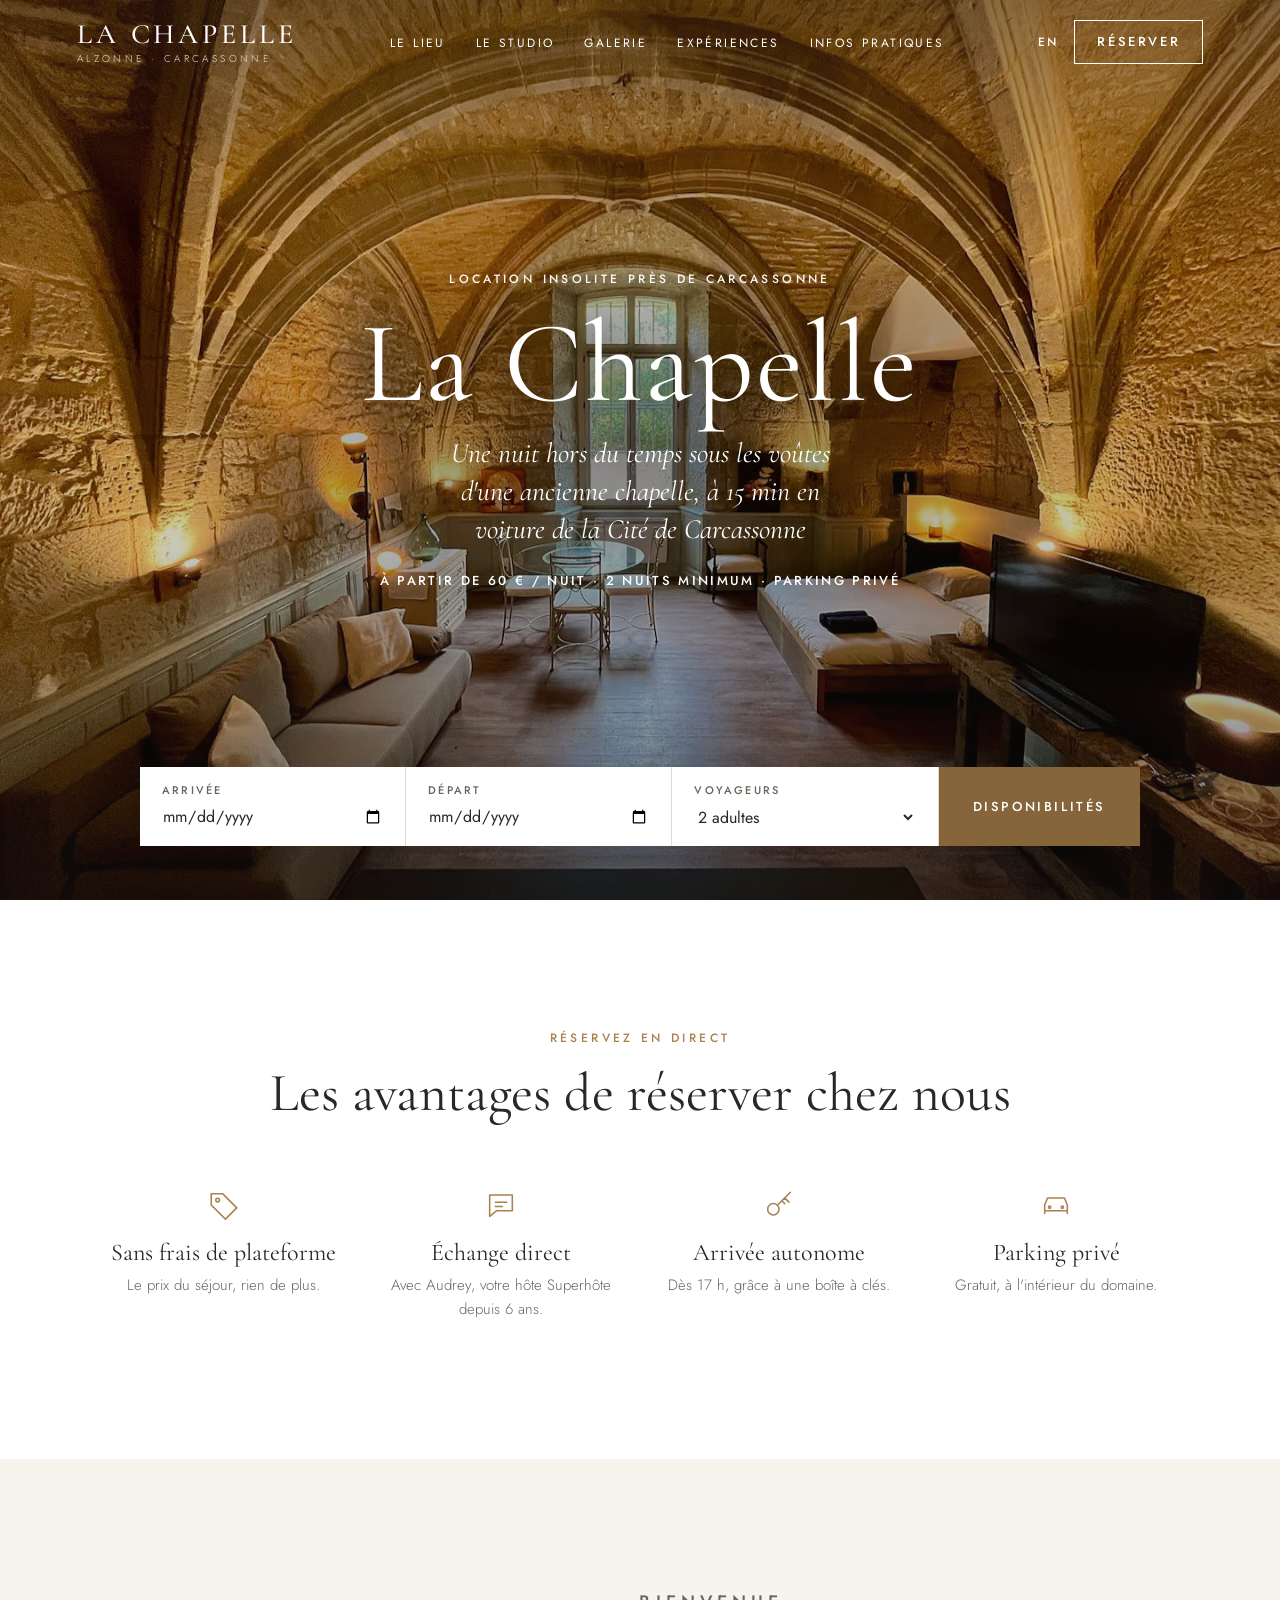
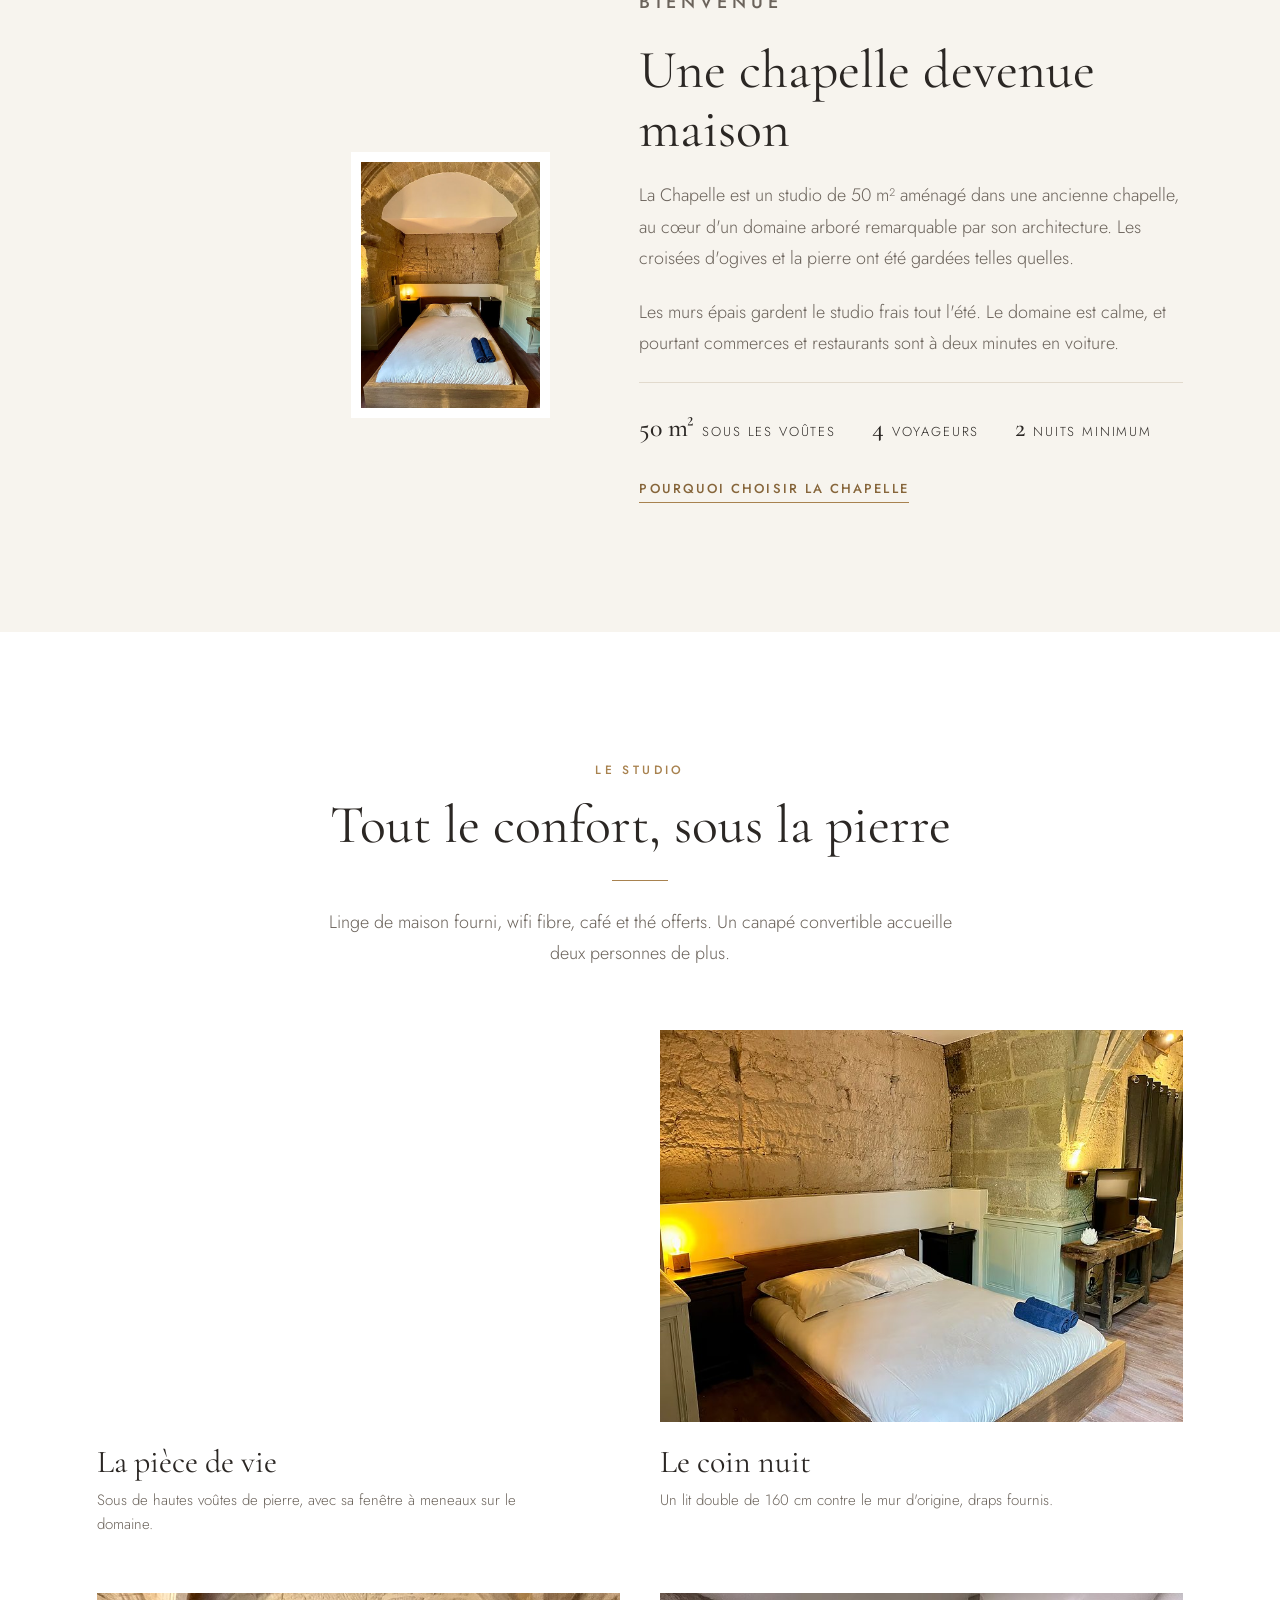
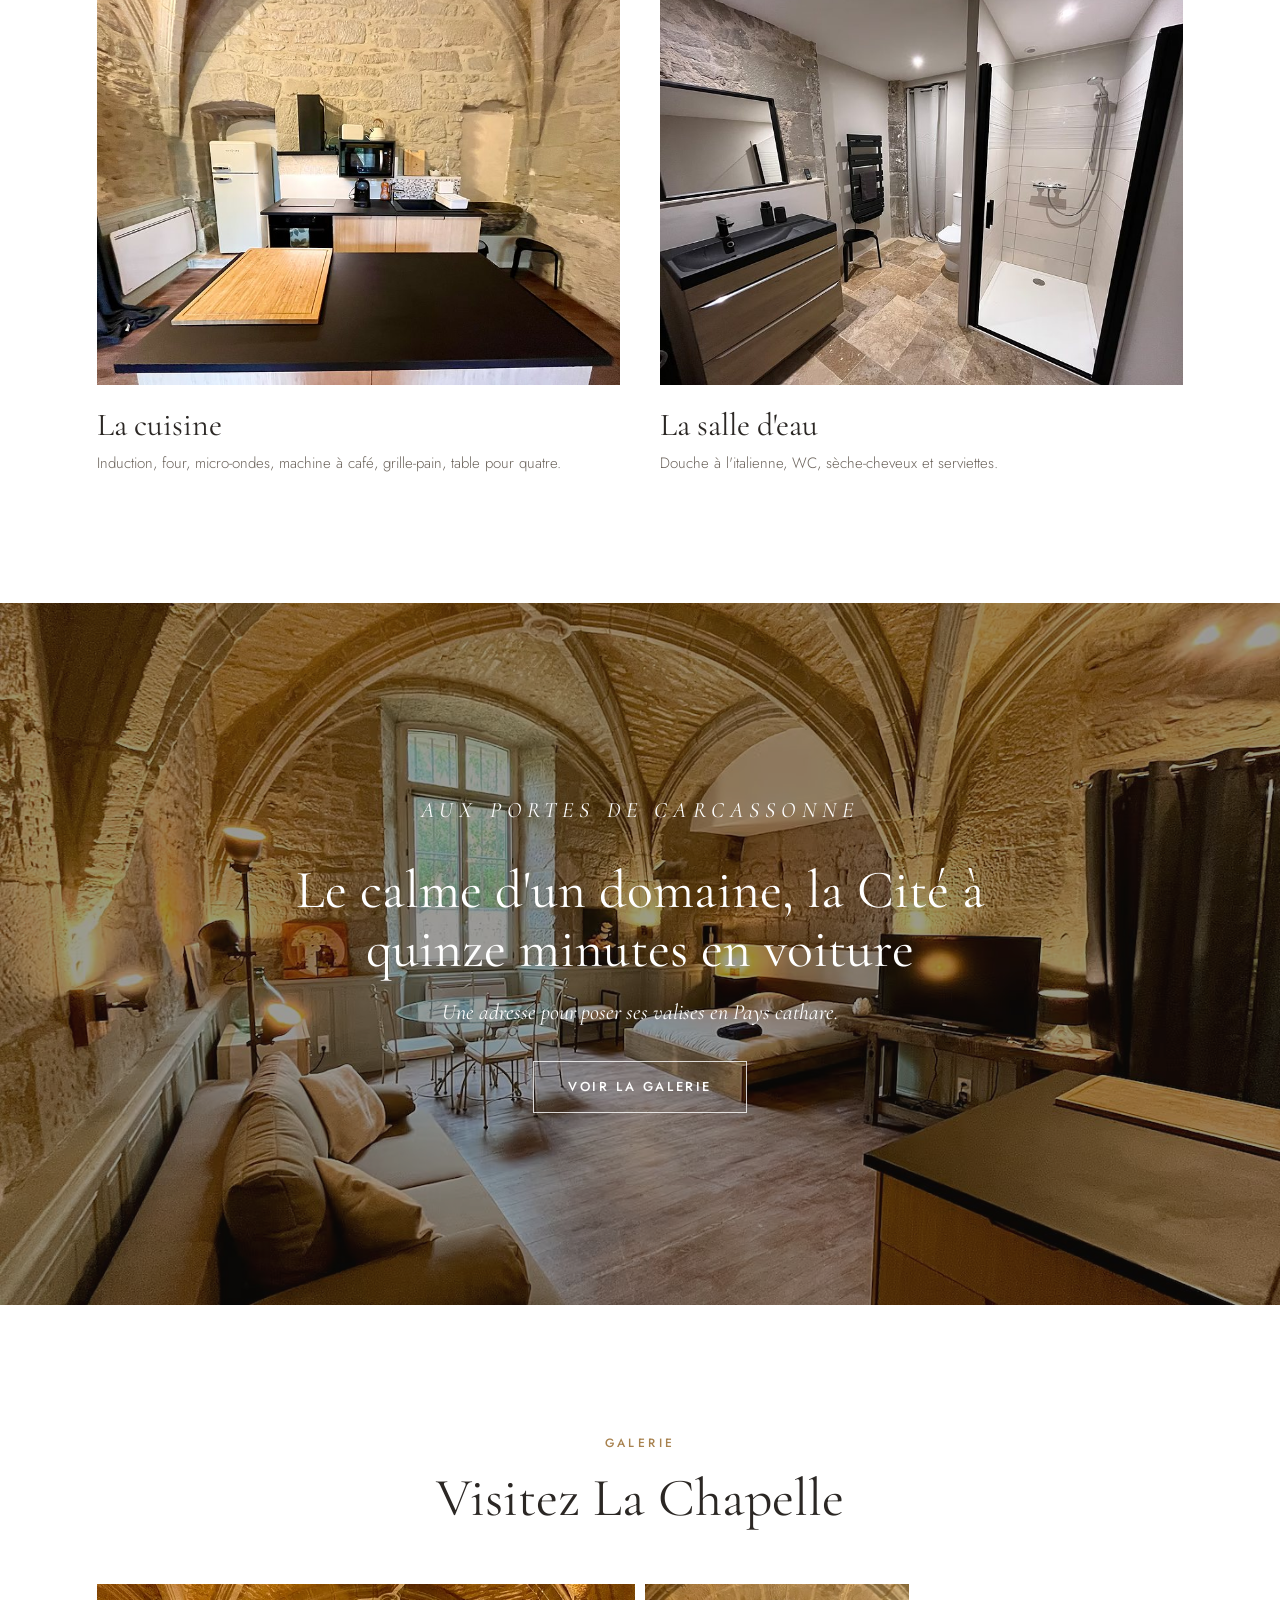
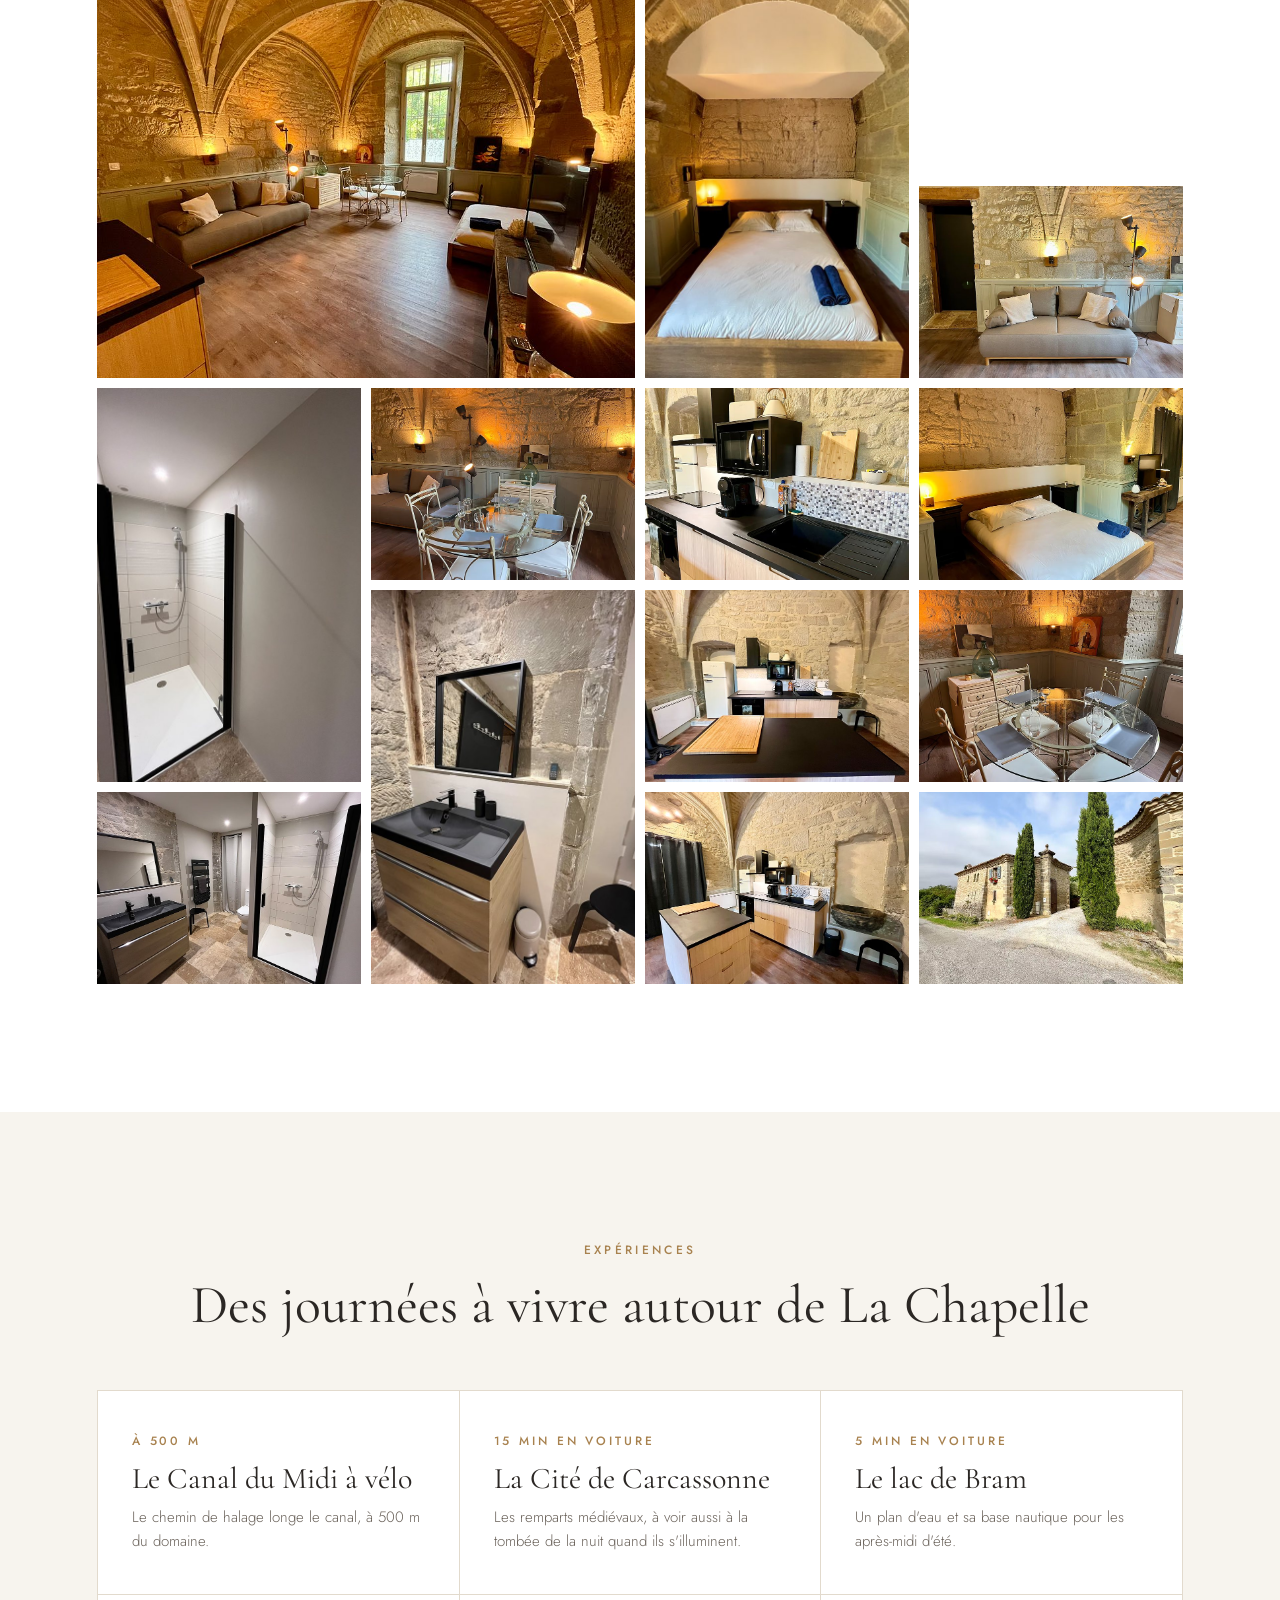
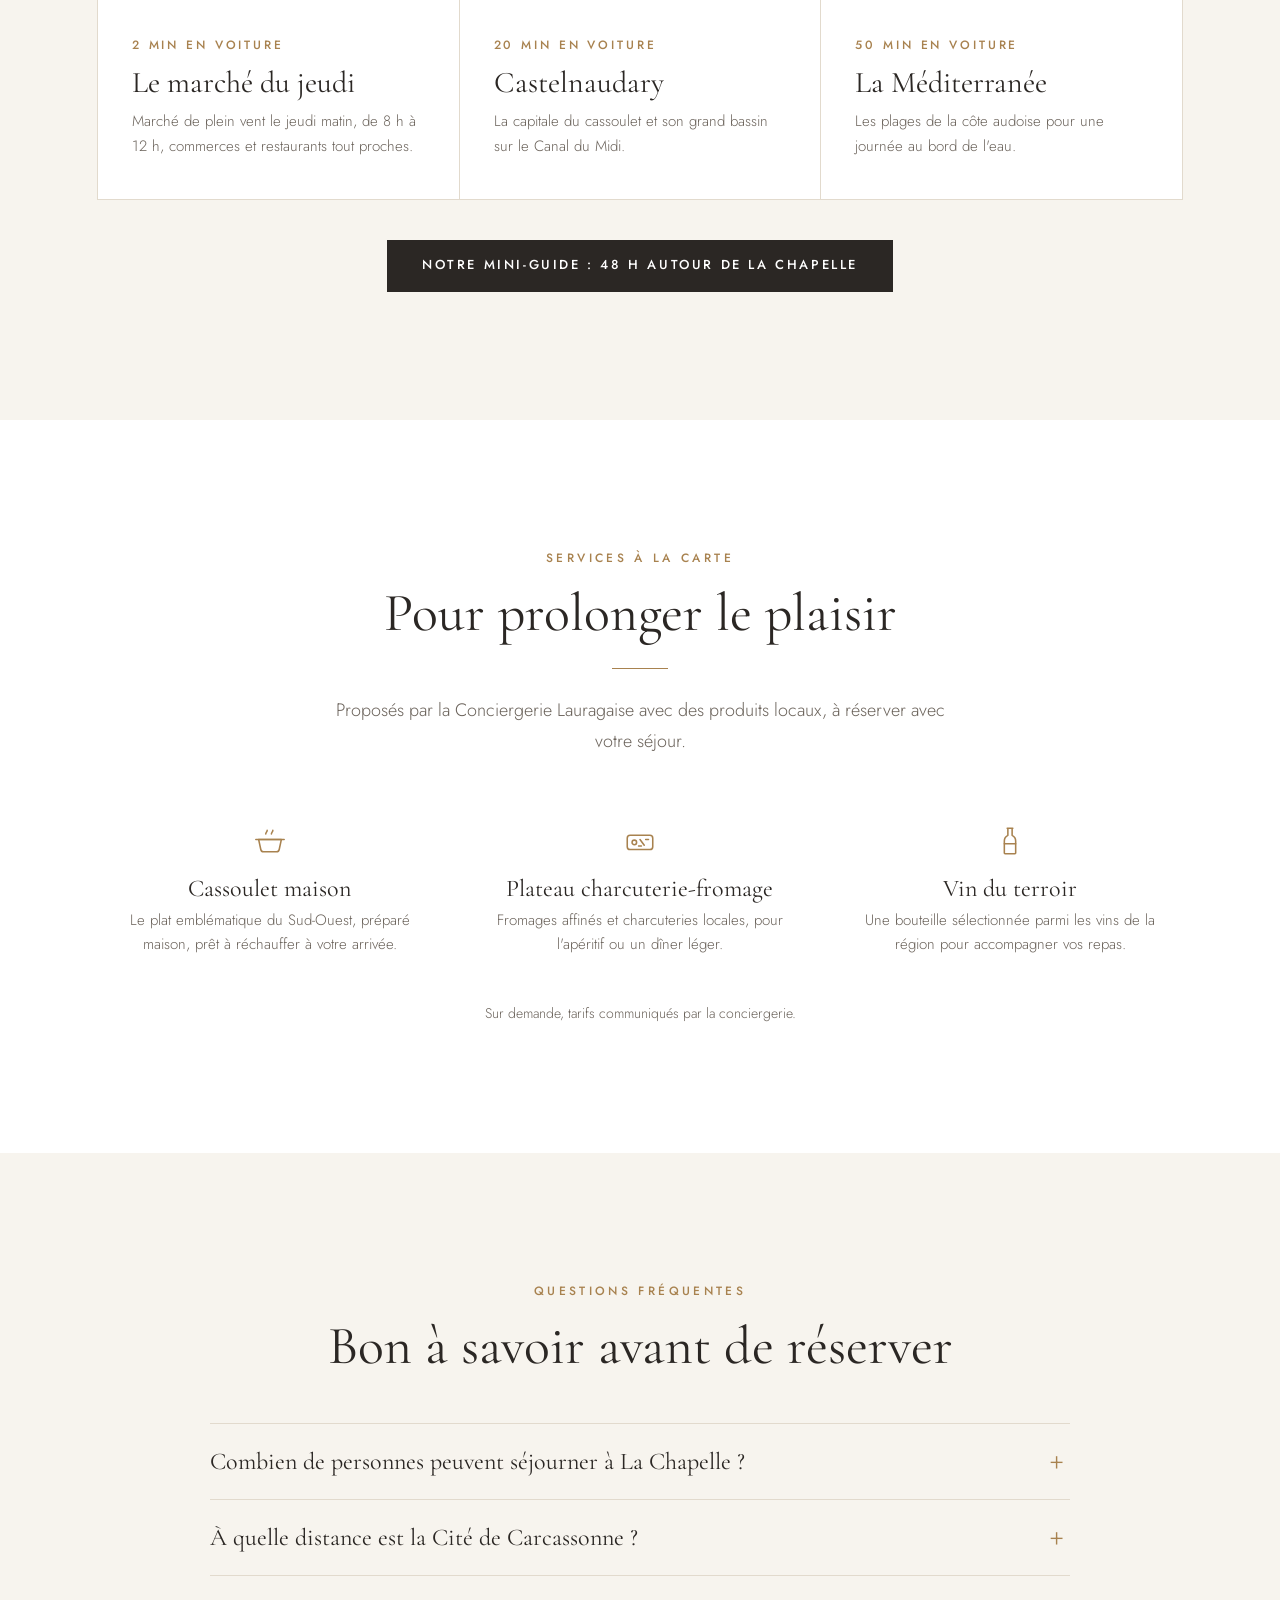
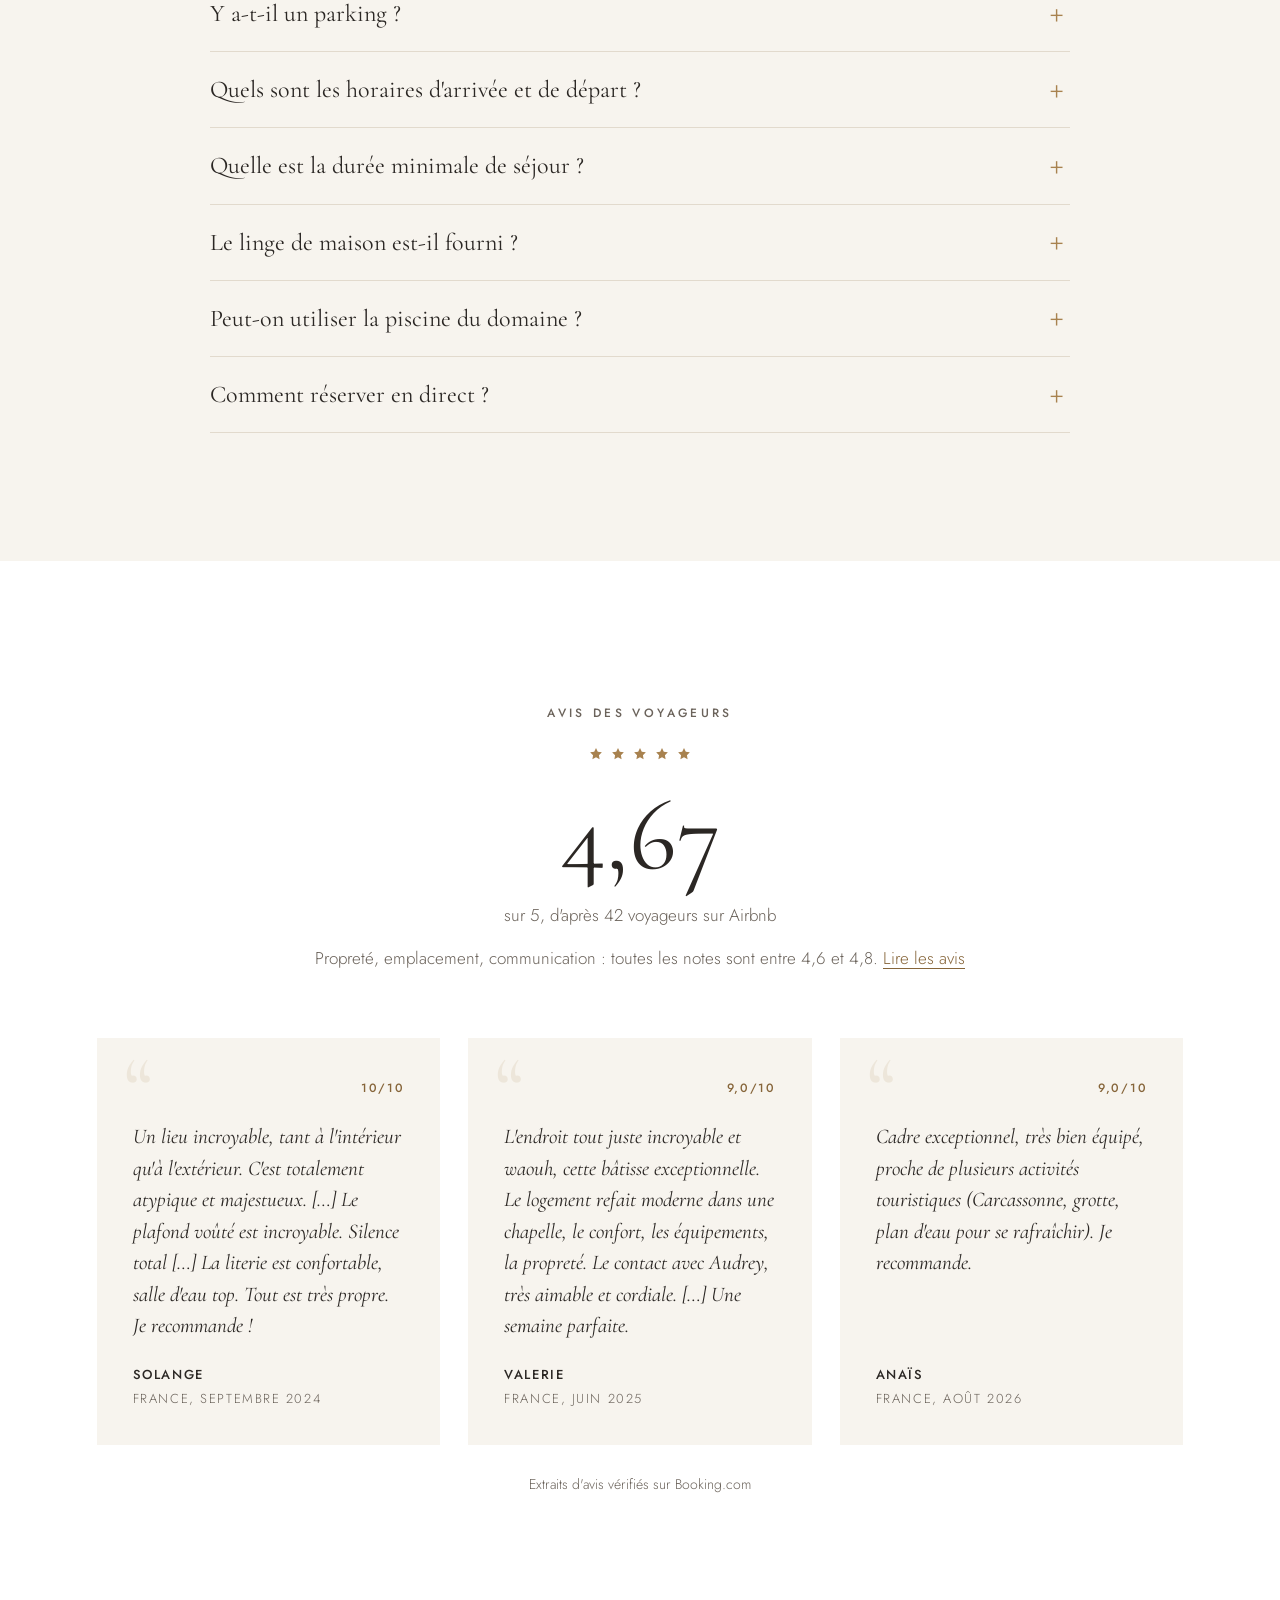
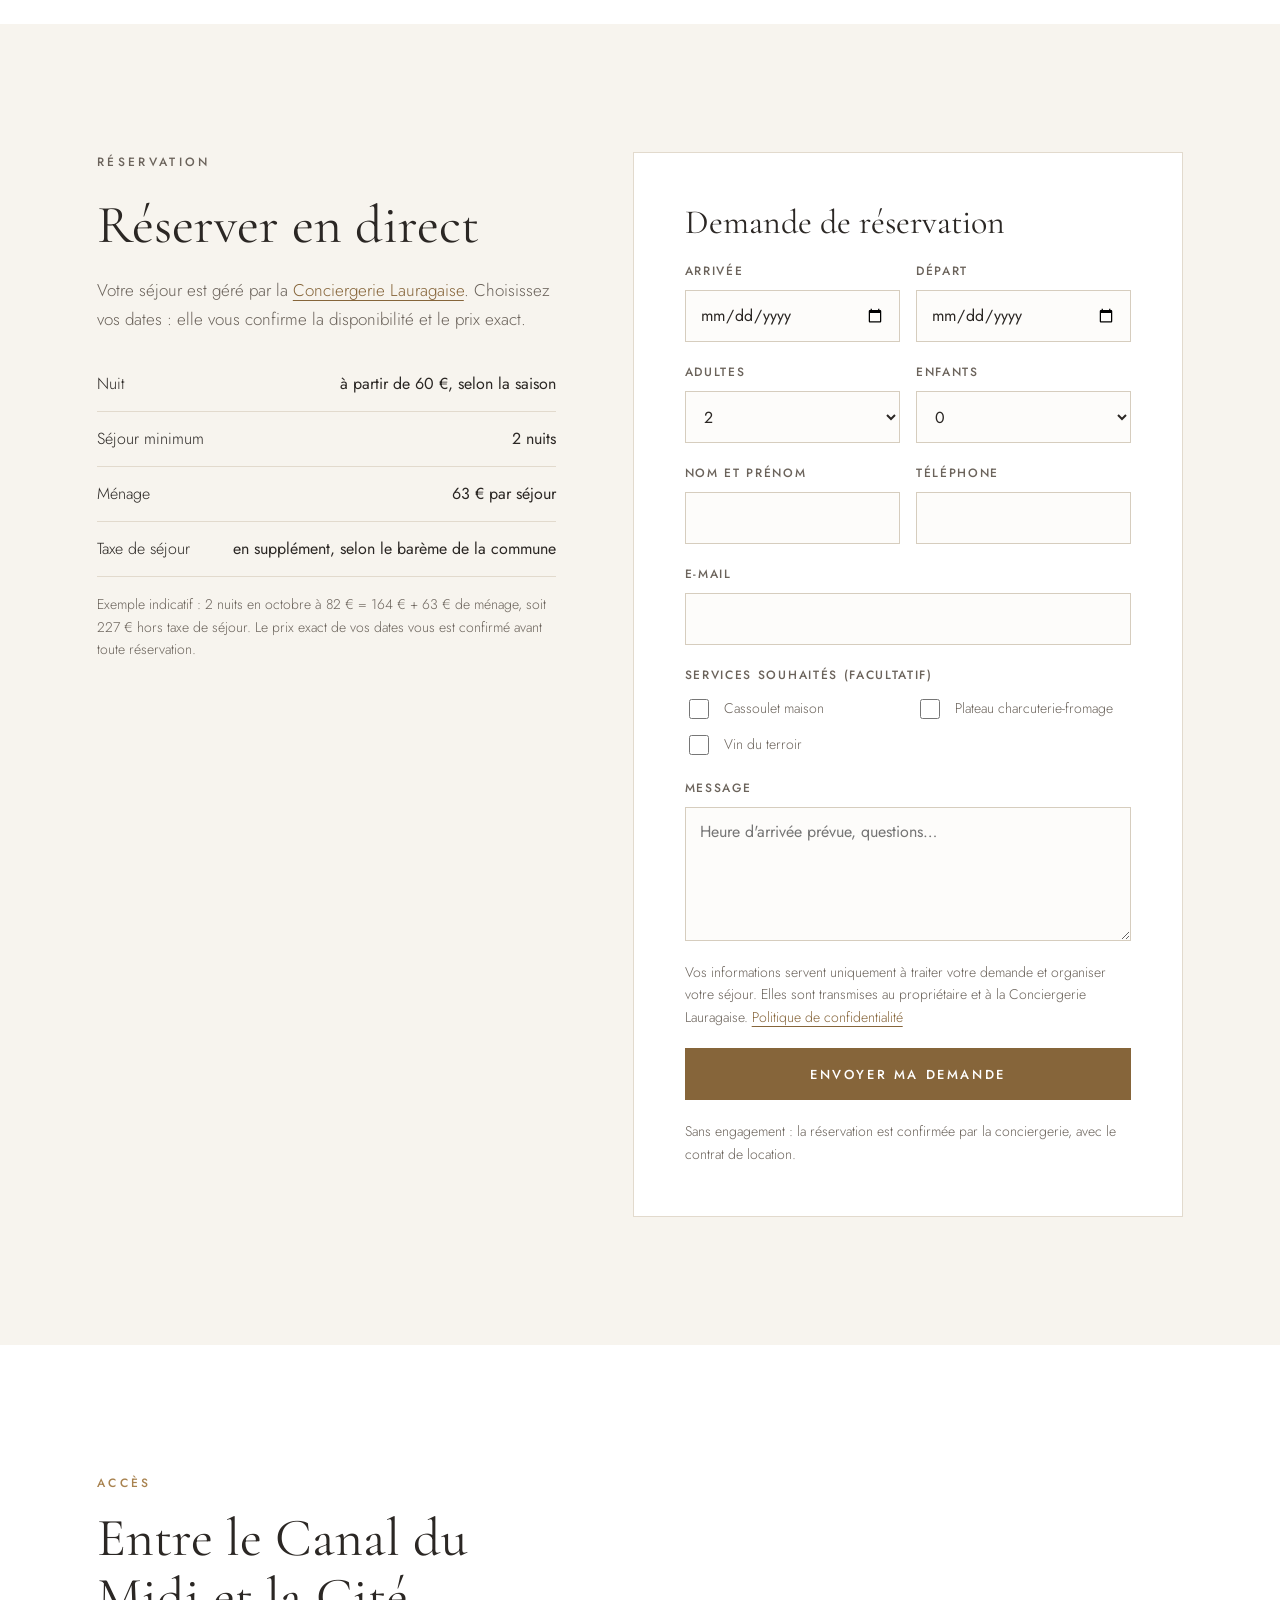
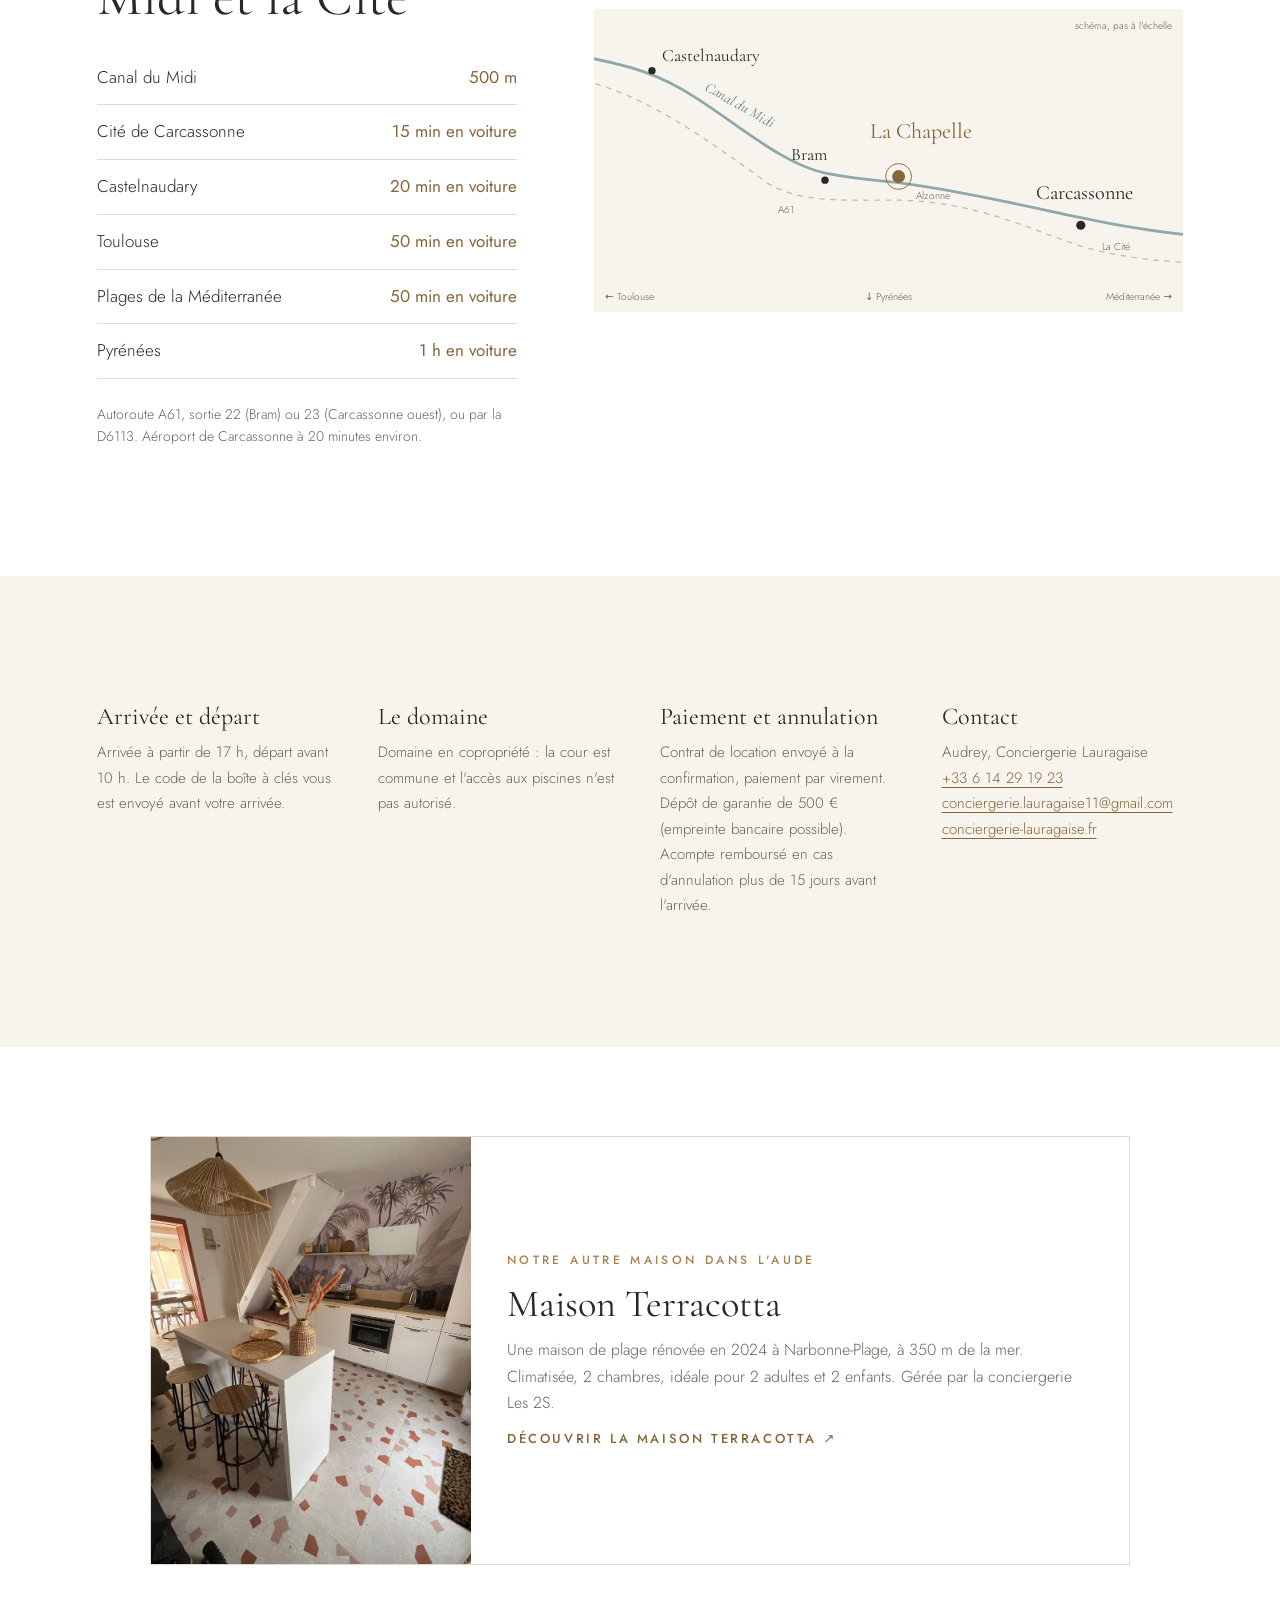
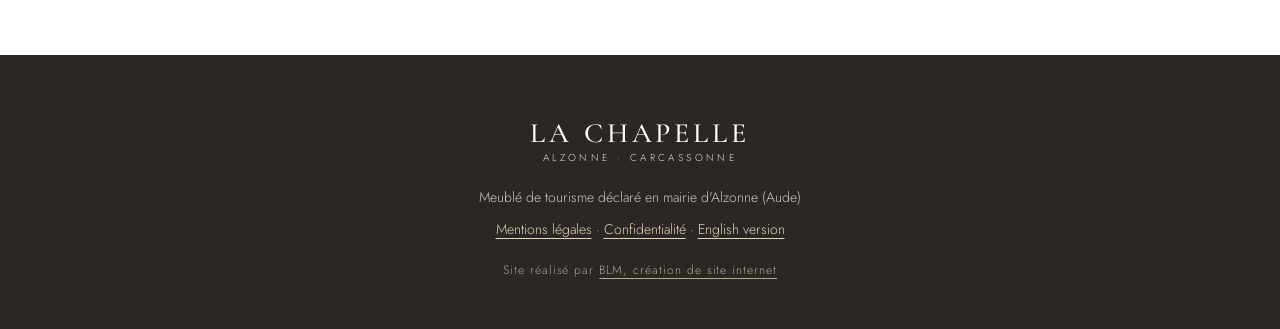
<file: index.html>
<!doctype html>
<html lang="fr">
<head>
<meta charset="utf-8">
<meta name="viewport" content="width=device-width, initial-scale=1">
<title>La Chapelle, location insolite près de Carcassonne – Canal du Midi</title>
<meta name="description" content="Dormez dans une ancienne chapelle : studio de charme de 50 m² pour 4 personnes à Alzonne, à 15 min de la Cité de Carcassonne et 500 m du Canal du Midi. Parking, arrivée autonome. Réservez en direct.">
<link rel="canonical" href="https://lachapelle-carcassonne.com/">
<link rel="alternate" hreflang="fr" href="https://lachapelle-carcassonne.com/"><link rel="alternate" hreflang="en" href="https://lachapelle-carcassonne.com/en/"><link rel="alternate" hreflang="x-default" href="https://lachapelle-carcassonne.com/">
<meta name="robots" content="index,follow,max-image-preview:large">
<meta property="og:url" content="https://lachapelle-carcassonne.com/">
<meta property="og:locale" content="fr_FR">
<meta property="og:site_name" content="La Chapelle">
<meta name="twitter:card" content="summary_large_image">
<meta property="og:type" content="website">
<meta property="og:title" content="La Chapelle, location insolite près de Carcassonne – Canal du Midi">
<meta property="og:description" content="Dormez dans une ancienne chapelle : studio de charme de 50 m² pour 4 personnes à Alzonne, à 15 min de la Cité de Carcassonne et 500 m du Canal du Midi. Parking, arrivée autonome. Réservez en direct.">
<meta property="og:image" content="https://lachapelle-carcassonne.com/img/partage.jpg"><meta property="og:image:width" content="1200"><meta property="og:image:height" content="630">
<script type="application/ld+json">[{"@context": "https://schema.org", "@type": "VacationRental", "@id": "https://lachapelle-carcassonne.com/#chapelle", "name": "La Chapelle", "description": "Dormez dans une ancienne chapelle : studio de charme de 50 m² pour 4 personnes à Alzonne, à 15 min de la Cité de Carcassonne et 500 m du Canal du Midi. Parking, arrivée autonome. Réservez en direct.", "url": "https://lachapelle-carcassonne.com/", "image": ["https://lachapelle-carcassonne.com/img/voutes-1600.jpg", "https://lachapelle-carcassonne.com/img/voutes-2-1600.jpg", "https://lachapelle-carcassonne.com/img/lit-arche-1600.jpg", "https://lachapelle-carcassonne.com/img/domaine-1600.jpg", "https://lachapelle-carcassonne.com/img/cuisine-ilot-1600.jpg"], "address": {"@type": "PostalAddress", "addressLocality": "Alzonne", "postalCode": "11170", "addressRegion": "Occitanie", "addressCountry": "FR"}, "geo": {"@type": "GeoCoordinates", "latitude": 43.254, "longitude": 2.176}, "telephone": "+33614291923", "email": "conciergerie.lauragaise11@gmail.com", "checkinTime": "17:00", "checkoutTime": "10:00", "priceRange": "60 € +", "containsPlace": {"@type": "Accommodation", "additionalType": "EntirePlace", "occupancy": {"@type": "QuantitativeValue", "value": 4}, "floorSize": {"@type": "QuantitativeValue", "value": 50, "unitCode": "MTK"}, "numberOfBedrooms": 0, "numberOfBathroomsTotal": 1, "bed": [{"@type": "BedDetails", "typeOfBed": "Double", "numberOfBeds": 1}, {"@type": "BedDetails", "typeOfBed": "SofaBed", "numberOfBeds": 1}]}, "amenityFeature": [{"@type": "LocationFeatureSpecification", "name": "kitchen", "value": true}, {"@type": "LocationFeatureSpecification", "name": "wifi", "value": true}, {"@type": "LocationFeatureSpecification", "name": "freeParking", "value": true}, {"@type": "LocationFeatureSpecification", "name": "tv", "value": true}, {"@type": "LocationFeatureSpecification", "name": "hairDryer", "value": true}, {"@type": "LocationFeatureSpecification", "name": "coffeeMaker", "value": true}, {"@type": "LocationFeatureSpecification", "name": "microwave", "value": true}, {"@type": "LocationFeatureSpecification", "name": "oven", "value": true}]}, {"@context": "https://schema.org", "@type": "FAQPage", "inLanguage": "fr", "mainEntity": [{"@type": "Question", "name": "Combien de personnes peuvent séjourner à La Chapelle ?", "acceptedAnswer": {"@type": "Answer", "text": "Le studio accueille jusqu'à 4 personnes : un lit double de 160 cm et un canapé convertible pour deux."}}, {"@type": "Question", "name": "À quelle distance est la Cité de Carcassonne ?", "acceptedAnswer": {"@type": "Answer", "text": "La Cité de Carcassonne est à environ 15 minutes en voiture. Le Canal du Midi est à 500 mètres du domaine, Castelnaudary à 20 minutes en voiture."}}, {"@type": "Question", "name": "Y a-t-il un parking ?", "acceptedAnswer": {"@type": "Answer", "text": "Oui, un parking privé et gratuit est disponible à l'intérieur du domaine."}}, {"@type": "Question", "name": "Quels sont les horaires d'arrivée et de départ ?", "acceptedAnswer": {"@type": "Answer", "text": "Arrivée à partir de 17 h, en autonomie grâce à une boîte à clés, et départ avant 10 h."}}, {"@type": "Question", "name": "Quelle est la durée minimale de séjour ?", "acceptedAnswer": {"@type": "Answer", "text": "Le séjour minimum est de 2 nuits."}}, {"@type": "Question", "name": "Le linge de maison est-il fourni ?", "acceptedAnswer": {"@type": "Answer", "text": "Oui : draps, serviettes de toilette et torchons sont fournis, ainsi que le café et le thé."}}, {"@type": "Question", "name": "Peut-on utiliser la piscine du domaine ?", "acceptedAnswer": {"@type": "Answer", "text": "Non, le domaine est en copropriété et l'accès aux piscines n'est pas autorisé aux voyageurs."}}, {"@type": "Question", "name": "Comment réserver en direct ?", "acceptedAnswer": {"@type": "Answer", "text": "Choisissez vos dates dans le calendrier et envoyez la demande : la Conciergerie Lauragaise vous confirme la disponibilité, le prix et vous envoie le contrat. Paiement par virement."}}]}]</script>
<meta name="theme-color" content="#FFFFFF">
<link rel="icon" href="favicon.svg" type="image/svg+xml">
<link rel="preload" href="fonts/cormorant-garamond-latin-400-normal.woff2" as="font" type="font/woff2" crossorigin>
<link rel="stylesheet" href="style.css?v=2">
</head>
<body>
<a class="skip" href="#contenu">Aller au contenu</a>
<header>
<div class="nav">
<a class="logo" href="#top" aria-label="La Chapelle"><b>La Chapelle</b><small>Alzonne · Carcassonne</small></a>
<ul><li><a href="#bienvenue">Le lieu</a></li><li><a href="#studio">Le studio</a></li><li><a href="#galerie">Galerie</a></li><li><a href="#experiences">Expériences</a></li><li><a href="#infos">Infos pratiques</a></li></ul>
<div class="nav-right"><a class="lang" href="en/" hreflang="en" lang="en" aria-label="English version">EN</a><a class="btn" href="#reserver">Réserver</a></div>
</div>
</header>

<main id="contenu">
<section id="top" class="hero">
<div class="slides"><img src="img/voutes-1600.jpg" srcset="img/voutes-800.jpg 800w, img/voutes-1600.jpg 1600w" sizes="100vw" width="800" height="600" alt="La pièce de vie sous les croisées d'ogives" decoding="async" class="on" fetchpriority="high"><img src="img/domaine-1600.jpg" srcset="img/domaine-800.jpg 800w, img/domaine-1600.jpg 1600w" sizes="100vw" width="800" height="600" alt="L'entrée du domaine bordée de cyprès" loading="lazy" decoding="async"><img src="img/voutes-2-1600.jpg" srcset="img/voutes-2-800.jpg 800w, img/voutes-2-1600.jpg 1600w" sizes="100vw" width="800" height="600" alt="Les voûtes et la grande fenêtre" loading="lazy" decoding="async"></div>
<div class="hero-content">
<h1><span class="label h1-sub">Location insolite près de Carcassonne</span><span class="h1-main">La Chapelle</span></h1>
<p class="hero-sub">Une nuit hors du temps sous les voûtes d'une ancienne chapelle, à 15 min en voiture de la Cité de Carcassonne</p>
<p class="hero-facts">À partir de 60 € / nuit · 2 nuits minimum · Parking privé</p>
</div>
<form class="bookbar" id="bookbar">
<label>Arrivée<input type="date" id="bb-in" required></label>
<label>Départ<input type="date" id="bb-out" required></label>
<label>Voyageurs<select id="bb-g"><option value="1">1 adulte</option><option value="2" selected>2 adultes</option><option value="3">3 adultes</option><option value="4">4 adultes</option></select></label>
<button class="btn gold" type="submit">Disponibilités</button>
</form>
</section>

<section class="section">
<div class="container center">
<p class="label">Réservez en direct</p>
<h2 style="margin-top:14px">Les avantages de réserver chez nous</h2>
<div class="perks"><div class="perk"><svg width="34" height="34" viewBox="0 0 24 24" fill="none" stroke="#A8824F" stroke-width="1.1" stroke-linecap="round" stroke-linejoin="round" aria-hidden="true"><path d="M3 12V4h8l10 10-8 8L3 12z"/><circle cx="7.5" cy="8.5" r="1.3"/></svg><h3>Sans frais de plateforme</h3><p>Le prix du séjour, rien de plus.</p></div><div class="perk"><svg width="34" height="34" viewBox="0 0 24 24" fill="none" stroke="#A8824F" stroke-width="1.1" stroke-linecap="round" stroke-linejoin="round" aria-hidden="true"><path d="M4 5h16v11H9l-5 4V5z"/><path d="M8 10h8M8 13h5"/></svg><h3>Échange direct</h3><p>Avec Audrey, votre hôte Superhôte depuis 6 ans.</p></div><div class="perk"><svg width="34" height="34" viewBox="0 0 24 24" fill="none" stroke="#A8824F" stroke-width="1.1" stroke-linecap="round" stroke-linejoin="round" aria-hidden="true"><circle cx="8" cy="15" r="4"/><path d="M11 12l9-9M16 7l3 3M14 9l2 2"/></svg><h3>Arrivée autonome</h3><p>Dès 17 h, grâce à une boîte à clés.</p></div><div class="perk"><svg width="34" height="34" viewBox="0 0 24 24" fill="none" stroke="#A8824F" stroke-width="1.1" stroke-linecap="round" stroke-linejoin="round" aria-hidden="true"><path d="M4 16v-4l2-5h12l2 5v4M4 16h16M4 16v2M20 16v2"/><circle cx="7.5" cy="13.5" r=".8"/><circle cx="16.5" cy="13.5" r=".8"/></svg><h3>Parking privé</h3><p>Gratuit, à l'intérieur du domaine.</p></div></div>
</div>
</section>

<section id="bienvenue" class="section ivoire">
<div class="container welcome">
<div class="duo">
<img src="img/domaine-1600.jpg" srcset="img/domaine-800.jpg 800w, img/domaine-1600.jpg 1600w" sizes="(max-width:900px) 80vw, 40vw" width="800" height="600" alt="L'entrée du domaine bordée de cyprès" loading="lazy" decoding="async">
<img src="img/lit-arche-1600.jpg" srcset="img/lit-arche-800.jpg 800w, img/lit-arche-1600.jpg 1600w" sizes="(max-width:900px) 45vw, 22vw" width="600" height="800" alt="Le lit sous une arche de pierre" loading="lazy" decoding="async">
</div>
<div class="text">
<p class="label">Bienvenue</p>
<h2>Une chapelle devenue maison</h2>
<p>La Chapelle est un studio de 50 m² aménagé dans une ancienne chapelle, au cœur d'un domaine arboré remarquable par son architecture. Les croisées d'ogives et la pierre ont été gardées telles quelles.</p>
<p>Les murs épais gardent le studio frais tout l'été. Le domaine est calme, et pourtant commerces et restaurants sont à deux minutes en voiture.</p>
<div class="facts"><span><b>50 m²</b>sous les voûtes</span><span><b>4</b>voyageurs</span><span><b>2</b>nuits minimum</span></div>
<p><a class="link-arrow" href="/location-insolite-carcassonne.html">Pourquoi choisir La Chapelle</a></p>
</div>
</div>
</section>

<section id="studio" class="section">
<div class="container">
<div class="center">
<p class="label">Le studio</p>
<h2 style="margin-top:14px">Tout le confort, sous la pierre</h2>
<div class="rule"></div>
<p class="intro-text">Linge de maison fourni, wifi fibre, café et thé offerts. Un canapé convertible accueille deux personnes de plus.</p>
</div>
<div class="rooms"><article class="room"><figure><img src="img/voutes-2-1600.jpg" srcset="img/voutes-2-800.jpg 800w, img/voutes-2-1600.jpg 1600w" sizes="(max-width:520px) 100vw, (max-width:1000px) 50vw, 25vw" width="800" height="600" alt="La pièce de vie" loading="lazy" decoding="async"></figure><h3>La pièce de vie</h3><p>Sous de hautes voûtes de pierre, avec sa fenêtre à meneaux sur le domaine.</p></article><article class="room"><figure><img src="img/lit-1600.jpg" srcset="img/lit-800.jpg 800w, img/lit-1600.jpg 1600w" sizes="(max-width:520px) 100vw, (max-width:1000px) 50vw, 25vw" width="800" height="600" alt="Le coin nuit" loading="lazy" decoding="async"></figure><h3>Le coin nuit</h3><p>Un lit double de 160 cm contre le mur d'origine, draps fournis.</p></article><article class="room"><figure><img src="img/cuisine-ilot-1600.jpg" srcset="img/cuisine-ilot-800.jpg 800w, img/cuisine-ilot-1600.jpg 1600w" sizes="(max-width:520px) 100vw, (max-width:1000px) 50vw, 25vw" width="800" height="600" alt="La cuisine" loading="lazy" decoding="async"></figure><h3>La cuisine</h3><p>Induction, four, micro-ondes, machine à café, grille-pain, table pour quatre.</p></article><article class="room"><figure><img src="img/salle-eau-1600.jpg" srcset="img/salle-eau-800.jpg 800w, img/salle-eau-1600.jpg 1600w" sizes="(max-width:520px) 100vw, (max-width:1000px) 50vw, 25vw" width="800" height="600" alt="La salle d'eau" loading="lazy" decoding="async"></figure><h3>La salle d'eau</h3><p>Douche à l'italienne, WC, sèche-cheveux et serviettes.</p></article></div>
</div>
</section>

<section class="band">
<img src="img/vue-ensemble-1600.jpg" srcset="img/vue-ensemble-800.jpg 800w, img/vue-ensemble-1600.jpg 1600w" sizes="100vw" width="800" height="600" alt="" loading="lazy" decoding="async">
<div class="inner">
<p class="label">Aux portes de Carcassonne</p>
<h2>Le calme d'un domaine, la Cité à quinze minutes en voiture</h2>
<p>Une adresse pour poser ses valises en Pays cathare.</p>
<a class="btn light" href="#galerie">Voir la galerie</a>
</div>
</section>

<section id="galerie" class="section">
<div class="container">
<div class="center"><p class="label">Galerie</p><h2 style="margin-top:14px">Visitez La Chapelle</h2></div>
<div class="gallery"><button type="button" class="wide" aria-label="Agrandir : Les voûtes et la grande fenêtre"><img src="img/voutes-2-1600.jpg" srcset="img/voutes-2-800.jpg 800w, img/voutes-2-1600.jpg 1600w" sizes="(max-width:700px) 50vw, 25vw" width="800" height="600" alt="Les voûtes et la grande fenêtre" loading="lazy" decoding="async"></button><button type="button" class="tall" aria-label="Agrandir : Le lit sous l'arche en pierre"><img src="img/lit-arche-1600.jpg" srcset="img/lit-arche-800.jpg 800w, img/lit-arche-1600.jpg 1600w" sizes="(max-width:700px) 50vw, 25vw" width="600" height="800" alt="Le lit sous l'arche en pierre" loading="lazy" decoding="async"></button><button type="button" aria-label="Agrandir : Vue d'ensemble du studio"><img src="img/vue-ensemble-1600.jpg" srcset="img/vue-ensemble-800.jpg 800w, img/vue-ensemble-1600.jpg 1600w" sizes="(max-width:700px) 50vw, 25vw" width="800" height="600" alt="Vue d'ensemble du studio" loading="lazy" decoding="async"></button><button type="button" aria-label="Agrandir : Le salon et son canapé convertible"><img src="img/canape-1600.jpg" srcset="img/canape-800.jpg 800w, img/canape-1600.jpg 1600w" sizes="(max-width:700px) 50vw, 25vw" width="800" height="600" alt="Le salon et son canapé convertible" loading="lazy" decoding="async"></button><button type="button" class="tall" aria-label="Agrandir : La douche à l'italienne"><img src="img/douche-1600.jpg" srcset="img/douche-800.jpg 800w, img/douche-1600.jpg 1600w" sizes="(max-width:700px) 50vw, 25vw" width="600" height="800" alt="La douche à l'italienne" loading="lazy" decoding="async"></button><button type="button" aria-label="Agrandir : Le coin repas"><img src="img/repas-1600.jpg" srcset="img/repas-800.jpg 800w, img/repas-1600.jpg 1600w" sizes="(max-width:700px) 50vw, 25vw" width="800" height="600" alt="Le coin repas" loading="lazy" decoding="async"></button><button type="button" aria-label="Agrandir : La cuisine équipée"><img src="img/cuisine-1600.jpg" srcset="img/cuisine-800.jpg 800w, img/cuisine-1600.jpg 1600w" sizes="(max-width:700px) 50vw, 25vw" width="800" height="600" alt="La cuisine équipée" loading="lazy" decoding="async"></button><button type="button" aria-label="Agrandir : Le coin nuit"><img src="img/lit-1600.jpg" srcset="img/lit-800.jpg 800w, img/lit-1600.jpg 1600w" sizes="(max-width:700px) 50vw, 25vw" width="800" height="600" alt="Le coin nuit" loading="lazy" decoding="async"></button><button type="button" class="tall" aria-label="Agrandir : La vasque de la salle d'eau"><img src="img/vasque-1600.jpg" srcset="img/vasque-800.jpg 800w, img/vasque-1600.jpg 1600w" sizes="(max-width:700px) 50vw, 25vw" width="600" height="800" alt="La vasque de la salle d'eau" loading="lazy" decoding="async"></button><button type="button" aria-label="Agrandir : La cuisine et son îlot"><img src="img/cuisine-ilot-1600.jpg" srcset="img/cuisine-ilot-800.jpg 800w, img/cuisine-ilot-1600.jpg 1600w" sizes="(max-width:700px) 50vw, 25vw" width="800" height="600" alt="La cuisine et son îlot" loading="lazy" decoding="async"></button><button type="button" aria-label="Agrandir : La table ronde"><img src="img/repas-2-1600.jpg" srcset="img/repas-2-800.jpg 800w, img/repas-2-1600.jpg 1600w" sizes="(max-width:700px) 50vw, 25vw" width="800" height="600" alt="La table ronde" loading="lazy" decoding="async"></button><button type="button" aria-label="Agrandir : La salle d'eau"><img src="img/salle-eau-1600.jpg" srcset="img/salle-eau-800.jpg 800w, img/salle-eau-1600.jpg 1600w" sizes="(max-width:700px) 50vw, 25vw" width="800" height="600" alt="La salle d'eau" loading="lazy" decoding="async"></button><button type="button" aria-label="Agrandir : La cuisine sous la voûte"><img src="img/cuisine-2-1600.jpg" srcset="img/cuisine-2-800.jpg 800w, img/cuisine-2-1600.jpg 1600w" sizes="(max-width:700px) 50vw, 25vw" width="800" height="600" alt="La cuisine sous la voûte" loading="lazy" decoding="async"></button><button type="button" aria-label="Agrandir : L'entrée du domaine"><img src="img/domaine-1600.jpg" srcset="img/domaine-800.jpg 800w, img/domaine-1600.jpg 1600w" sizes="(max-width:700px) 50vw, 25vw" width="800" height="600" alt="L'entrée du domaine" loading="lazy" decoding="async"></button></div>
</div>
</section>

<section id="experiences" class="section ivoire">
<div class="container">
<div class="center"><p class="label">Expériences</p><h2 style="margin-top:14px">Des journées à vivre autour de La Chapelle</h2></div>
<div class="exps"><div class="exp"><span class="time">À 500 m</span><h3>Le Canal du Midi à vélo</h3><p>Le chemin de halage longe le canal, à 500 m du domaine.</p></div><div class="exp"><span class="time">15 min en voiture</span><h3>La Cité de Carcassonne</h3><p>Les remparts médiévaux, à voir aussi à la tombée de la nuit quand ils s'illuminent.</p></div><div class="exp"><span class="time">5 min en voiture</span><h3>Le lac de Bram</h3><p>Un plan d'eau et sa base nautique pour les après-midi d'été.</p></div><div class="exp"><span class="time">2 min en voiture</span><h3>Le marché du jeudi</h3><p>Marché de plein vent le jeudi matin, de 8 h à 12 h, commerces et restaurants tout proches.</p></div><div class="exp"><span class="time">20 min en voiture</span><h3>Castelnaudary</h3><p>La capitale du cassoulet et son grand bassin sur le Canal du Midi.</p></div><div class="exp"><span class="time">50 min en voiture</span><h3>La Méditerranée</h3><p>Les plages de la côte audoise pour une journée au bord de l'eau.</p></div></div>
<p class="center" style="margin-top:40px"><a class="btn" href="/que-faire-autour-de-carcassonne.html">Notre mini-guide : 48 h autour de La Chapelle</a></p>
</div>
</section>

<section id="services" class="section">
<div class="container">
<div class="center"><p class="label">Services à la carte</p><h2 style="margin-top:14px">Pour prolonger le plaisir</h2><div class="rule"></div><p class="intro-text">Proposés par la Conciergerie Lauragaise avec des produits locaux, à réserver avec votre séjour.</p></div>
<div class="perks perks-3"><div class="perk"><svg width="34" height="34" viewBox="0 0 24 24" fill="none" stroke="#A8824F" stroke-width="1.1" stroke-linecap="round" stroke-linejoin="round" aria-hidden="true"><path d="M4 11h16l-1.5 7a2 2 0 01-2 1.6H7.5a2 2 0 01-2-1.6L4 11z"/><path d="M2 11h20M9 7c0-1 1-1.5 1-2.5M13 7c0-1 1-1.5 1-2.5"/></svg><h3>Cassoulet maison</h3><p>Le plat emblématique du Sud-Ouest, préparé maison, prêt à réchauffer à votre arrivée.</p></div><div class="perk"><svg width="34" height="34" viewBox="0 0 24 24" fill="none" stroke="#A8824F" stroke-width="1.1" stroke-linecap="round" stroke-linejoin="round" aria-hidden="true"><rect x="3" y="8" width="18" height="10" rx="2"/><circle cx="8" cy="13" r="1.6"/><path d="M12 11l3 4M16 11h2M11 15.5h2"/></svg><h3>Plateau charcuterie-fromage</h3><p>Fromages affinés et charcuteries locales, pour l'apéritif ou un dîner léger.</p></div><div class="perk"><svg width="34" height="34" viewBox="0 0 24 24" fill="none" stroke="#A8824F" stroke-width="1.1" stroke-linecap="round" stroke-linejoin="round" aria-hidden="true"><path d="M10 3h4M10.5 3v5c-2 1-2.5 2.5-2.5 4v8.5a.5.5 0 00.5.5h7a.5.5 0 00.5-.5V12c0-1.5-.5-3-2.5-4V3"/><path d="M8 14h8"/></svg><h3>Vin du terroir</h3><p>Une bouteille sélectionnée parmi les vins de la région pour accompagner vos repas.</p></div></div>
<p class="small center" style="margin-top:36px">Sur demande, tarifs communiqués par la conciergerie.</p>
</div>
</section>

<section id="faq" class="section ivoire">
<div class="container faq">
<div class="center"><p class="label">Questions fréquentes</p><h2 style="margin-top:14px">Bon à savoir avant de réserver</h2></div>
<div class="faq-list"><details><summary>Combien de personnes peuvent séjourner à La Chapelle ?</summary><p>Le studio accueille jusqu'à 4 personnes : un lit double de 160 cm et un canapé convertible pour deux.</p></details><details><summary>À quelle distance est la Cité de Carcassonne ?</summary><p>La Cité de Carcassonne est à environ 15 minutes en voiture. Le Canal du Midi est à 500 mètres du domaine, Castelnaudary à 20 minutes en voiture.</p></details><details><summary>Y a-t-il un parking ?</summary><p>Oui, un parking privé et gratuit est disponible à l'intérieur du domaine.</p></details><details><summary>Quels sont les horaires d'arrivée et de départ ?</summary><p>Arrivée à partir de 17 h, en autonomie grâce à une boîte à clés, et départ avant 10 h.</p></details><details><summary>Quelle est la durée minimale de séjour ?</summary><p>Le séjour minimum est de 2 nuits.</p></details><details><summary>Le linge de maison est-il fourni ?</summary><p>Oui : draps, serviettes de toilette et torchons sont fournis, ainsi que le café et le thé.</p></details><details><summary>Peut-on utiliser la piscine du domaine ?</summary><p>Non, le domaine est en copropriété et l'accès aux piscines n'est pas autorisé aux voyageurs.</p></details><details><summary>Comment réserver en direct ?</summary><p>Choisissez vos dates dans le calendrier et envoyez la demande : la Conciergerie Lauragaise vous confirme la disponibilité, le prix et vous envoie le contrat. Paiement par virement.</p></details></div>
</div>
</section>

<section class="section">
<div class="container review">
<p class="label">Avis des voyageurs</p>
<div class="stars" style="margin-top:22px"><svg width="16" height="16" viewBox="0 0 24 24" fill="currentColor" aria-hidden="true"><path d="M12 3l2.7 5.6 6.1.9-4.4 4.3 1 6.1L12 17l-5.4 2.9 1-6.1-4.4-4.3 6.1-.9z"/></svg><svg width="16" height="16" viewBox="0 0 24 24" fill="currentColor" aria-hidden="true"><path d="M12 3l2.7 5.6 6.1.9-4.4 4.3 1 6.1L12 17l-5.4 2.9 1-6.1-4.4-4.3 6.1-.9z"/></svg><svg width="16" height="16" viewBox="0 0 24 24" fill="currentColor" aria-hidden="true"><path d="M12 3l2.7 5.6 6.1.9-4.4 4.3 1 6.1L12 17l-5.4 2.9 1-6.1-4.4-4.3 6.1-.9z"/></svg><svg width="16" height="16" viewBox="0 0 24 24" fill="currentColor" aria-hidden="true"><path d="M12 3l2.7 5.6 6.1.9-4.4 4.3 1 6.1L12 17l-5.4 2.9 1-6.1-4.4-4.3 6.1-.9z"/></svg><svg width="16" height="16" viewBox="0 0 24 24" fill="currentColor" aria-hidden="true"><path d="M12 3l2.7 5.6 6.1.9-4.4 4.3 1 6.1L12 17l-5.4 2.9 1-6.1-4.4-4.3 6.1-.9z"/></svg></div>
<div class="score">4,67</div>
<p>sur 5, d'après 42 voyageurs sur Airbnb</p>
<p>Propreté, emplacement, communication : toutes les notes sont entre 4,6 et 4,8. <a href="https://www.airbnb.fr/rooms/1157387034836162874/reviews" target="_blank" rel="noopener">Lire les avis</a></p>
</div>
<div class="container"><div class="quotes"><figure class="quote"><span class="q-score">10/10</span><blockquote>Un lieu incroyable, tant à l'intérieur qu'à l'extérieur. C'est totalement atypique et majestueux. […] Le plafond voûté est incroyable. Silence total […] La literie est confortable, salle d'eau top. Tout est très propre. Je recommande !</blockquote><figcaption><b>Solange</b>France, septembre 2024</figcaption></figure><figure class="quote"><span class="q-score">9,0/10</span><blockquote>L'endroit tout juste incroyable et waouh, cette bâtisse exceptionnelle. Le logement refait moderne dans une chapelle, le confort, les équipements, la propreté. Le contact avec Audrey, très aimable et cordiale. […] Une semaine parfaite.</blockquote><figcaption><b>Valerie</b>France, juin 2025</figcaption></figure><figure class="quote"><span class="q-score">9,0/10</span><blockquote>Cadre exceptionnel, très bien équipé, proche de plusieurs activités touristiques (Carcassonne, grotte, plan d'eau pour se rafraîchir). Je recommande.</blockquote><figcaption><b>Anaïs</b>France, août 2026</figcaption></figure></div><p class="small center" style="margin-top:28px">Extraits d'avis vérifiés sur Booking.com</p></div>
</section>

<section id="reserver" class="section ivoire">
<div class="container reserve">
<div class="text">
<p class="label">Réservation</p>
<h2>Réserver en direct</h2>
<p>Votre séjour est géré par la <a href="https://conciergerie-lauragaise.fr" target="_blank" rel="noopener">Conciergerie Lauragaise</a>. Choisissez vos dates : elle vous confirme la disponibilité et le prix exact.</p>
<table class="prix"><tr><td>Nuit</td><td>à partir de 60 €, selon la saison</td></tr><tr><td>Séjour minimum</td><td>2 nuits</td></tr><tr><td>Ménage</td><td>63 € par séjour</td></tr><tr><td>Taxe de séjour</td><td>en supplément, selon le barème de la commune</td></tr></table>
<p class="small prix-ex">Exemple indicatif : 2 nuits en octobre à 82 € = 164 € + 63 € de ménage, soit 227 € hors taxe de séjour. Le prix exact de vos dates vous est confirmé avant toute réservation.</p>
<div id="cal" class="cal" hidden>
<div class="cal-head"><strong>Disponibilités</strong><span><button type="button" class="prev" aria-label="Photo précédente">‹</button> <button type="button" class="next" aria-label="Photo suivante">›</button></span></div>
<div class="cal-months"></div>
<div class="cal-legend"><span><i style="background:#fff;border:1px solid #D6CDBE"></i>Libre</span><span><i style="border:1px solid #B9B0A4"></i>Réservé</span><span><i style="background:#86653A"></i>Vos dates</span></div>
</div>
</div>
<form class="booking" id="booking" method="POST" action="/api/reservation.php" data-thanks="/merci.html" data-err="L'envoi n'a pas fonctionné. Réessayez, ou écrivez à conciergerie.lauragaise11@gmail.com.">
<input type="hidden" name="langue" value="fr">
<input type="checkbox" name="botcheck" class="hp" style="display:none" tabindex="-1" autocomplete="off">
<h3>Demande de réservation</h3>
<div class="row2">
<label>Arrivée<input type="date" name="arrivee" id="arrivee" required></label>
<label>Départ<input type="date" name="depart" id="depart" required></label>
</div>
<div class="row2">
<label>Adultes<select name="adultes" id="adultes"><option>1</option><option selected>2</option><option>3</option><option>4</option></select></label>
<label>Enfants<select name="enfants"><option selected>0</option><option>1</option><option>2</option><option>3</option></select></label>
</div>
<div class="row2">
<label>Nom et prénom<input type="text" name="nom" autocomplete="name" required></label>
<label>Téléphone<input type="tel" name="telephone" autocomplete="tel" required></label>
</div>
<label>E-mail<input type="email" name="email" autocomplete="email" required></label>
<fieldset class="svc"><legend>Services souhaités (facultatif)</legend><label class="consent"><input type="checkbox" name="services" value="Cassoulet maison"> Cassoulet maison</label><label class="consent"><input type="checkbox" name="services" value="Plateau charcuterie-fromage"> Plateau charcuterie-fromage</label><label class="consent"><input type="checkbox" name="services" value="Vin du terroir"> Vin du terroir</label></fieldset>
<label>Message<textarea name="message" rows="4" placeholder="Heure d'arrivée prévue, questions…"></textarea></label>
<p class="small privacy-note">Vos informations servent uniquement à traiter votre demande et organiser votre séjour. Elles sont transmises au propriétaire et à la Conciergerie Lauragaise. <a href="/politique-confidentialite.html">Politique de confidentialité</a></p>
<button class="btn gold" type="submit">Envoyer ma demande</button>
<p class="form-msg" role="status" aria-live="polite"></p>
<p class="small">Sans engagement : la réservation est confirmée par la conciergerie, avec le contrat de location.</p>
</form>
</div>
</section>

<section class="section">
<div class="container access">
<div>
<p class="label">Accès</p>
<h2 style="margin-top:14px">Entre le Canal du Midi et la Cité</h2>
<ul class="dist"><li><span>Canal du Midi</span><span>500 m</span></li><li><span>Cité de Carcassonne</span><span>15 min en voiture</span></li><li><span>Castelnaudary</span><span>20 min en voiture</span></li><li><span>Toulouse</span><span>50 min en voiture</span></li><li><span>Plages de la Méditerranée</span><span>50 min en voiture</span></li><li><span>Pyrénées</span><span>1 h en voiture</span></li></ul>
<p class="small">Autoroute A61, sortie 22 (Bram) ou 23 (Carcassonne ouest), ou par la D6113. Aéroport de Carcassonne à 20 minutes environ.</p>
</div>
<div><svg class="carte" viewBox="0 0 640 330" role="img" aria-label="Carte schématique : La Chapelle à Alzonne, entre Castelnaudary et Carcassonne, le long du Canal du Midi">
<rect width="640" height="330" fill="#F7F4EE"/>
<path d="M-10,52 C40,62 70,70 110,96 C160,128 205,168 250,178 C290,186 312,186 340,190 C400,198 460,212 525,226 C570,236 610,242 650,246" fill="none" stroke="#8FA9AA" stroke-width="3" stroke-linecap="round"/>
<path d="M-10,78 C60,96 120,140 190,190 C230,214 290,206 340,208 C420,212 470,238 530,258 C580,272 620,274 650,276" fill="none" stroke="#C9BFB0" stroke-width="1.5" stroke-dasharray="6 6"/>
<text x="120" y="88" font-size="16" transform="rotate(30 120 88)" style="fill:#5E7E7F;font-style:italic">Canal du Midi</text>
<text x="200" y="222" class="sm">A61</text>
<g><circle cx="63" cy="67" r="4" fill="#2B2724"/><text x="74" y="56" font-size="19">Castelnaudary</text></g>
<g><circle cx="251" cy="186" r="4" fill="#2B2724"/><text x="214" y="164" font-size="19">Bram</text></g>
<g><circle cx="529" cy="235" r="5" fill="#2B2724"/><text x="480" y="206" font-size="22">Carcassonne</text><text x="552" y="262" class="sm">La Cité</text></g>
<g><circle cx="331" cy="182" r="7" fill="#86653A"/><circle cx="331" cy="182" r="14" fill="none" stroke="#86653A" stroke-width="1"/><text x="300" y="140" font-size="24" style="fill:#86653A">La Chapelle</text><text x="350" y="206" class="sm">Alzonne</text></g>
<text x="12" y="316" class="sm">← Toulouse</text>
<text x="628" y="316" class="sm" text-anchor="end">Méditerranée →</text>
<text x="320" y="316" class="sm" text-anchor="middle">↓ Pyrénées</text>
<text x="628" y="22" class="sm" text-anchor="end">schéma, pas à l'échelle</text>
</svg></div>
</div>
</section>

<section id="infos" class="section ivoire">
<div class="container infos">
<div><h3>Arrivée et départ</h3><p>Arrivée à partir de 17 h, départ avant 10 h. Le code de la boîte à clés vous est envoyé avant votre arrivée.</p></div><div><h3>Le domaine</h3><p>Domaine en copropriété : la cour est commune et l'accès aux piscines n'est pas autorisé.</p></div><div><h3>Paiement et annulation</h3><p>Contrat de location envoyé à la confirmation, paiement par virement. Dépôt de garantie de 500 € (empreinte bancaire possible). Acompte remboursé en cas d'annulation plus de 15 jours avant l'arrivée.</p></div>
<div><h3>Contact</h3><p>Audrey, Conciergerie Lauragaise<br><a href="tel:+33614291923">+33 6 14 29 19 23</a><br><a href="mailto:conciergerie.lauragaise11@gmail.com">conciergerie.lauragaise11@gmail.com</a><br><a href="https://conciergerie-lauragaise.fr" target="_blank" rel="noopener">conciergerie-lauragaise.fr</a></p></div>
</div>
</section>
<section class="section autre" aria-labelledby="autre-titre">
<div class="container">
<a class="autre-card" href="https://maison-narbonne-plage.fr/" target="_blank" rel="noopener">
<img src="img/maison-terracotta-800.jpg" loading="lazy" width="800" height="1067" alt="Pièce de vie de la Maison Terracotta à Narbonne-Plage">
<div><p class="label">Notre autre maison dans l'Aude</p><h2 id="autre-titre">Maison Terracotta</h2><p>Une maison de plage rénovée en 2024 à Narbonne-Plage, à 350 m de la mer. Climatisée, 2 chambres, idéale pour 2 adultes et 2 enfants. Gérée par la conciergerie Les 2S.</p><span class="autre-cta">Découvrir la Maison Terracotta ↗</span></div>
</a>
</div>
</section>
</main>

<footer>
<a class="logo" href="#top" aria-label="La Chapelle"><b>La Chapelle</b><small>Alzonne · Carcassonne</small></a>
<p>Meublé de tourisme déclaré en mairie d'Alzonne (Aude)</p>
<p><a href="mentions-legales.html">Mentions légales</a> · <a href="politique-confidentialite.html">Confidentialité</a> · <a href="en/">English version</a></p>
<p class="credit">Site réalisé par <a href="https://www.blm-online.fr/" target="_blank" rel="noopener">BLM, création de site internet</a></p>
</footer>

<dialog id="lb" aria-label="Agrandir">
<img id="lb-img" src="img/voutes-2-1600.jpg" alt="">
<div class="lb-bar">
<button type="button" id="lb-prev" aria-label="Photo précédente">‹</button>
<span id="lb-cap"></span>
<span style="display:flex;gap:8px"><button type="button" id="lb-next" aria-label="Photo suivante">›</button><button type="button" id="lb-close">Fermer</button></span>
</div>
</dialog>
<script src="app.js?v=2" defer></script>
</body>
</html>
</file>
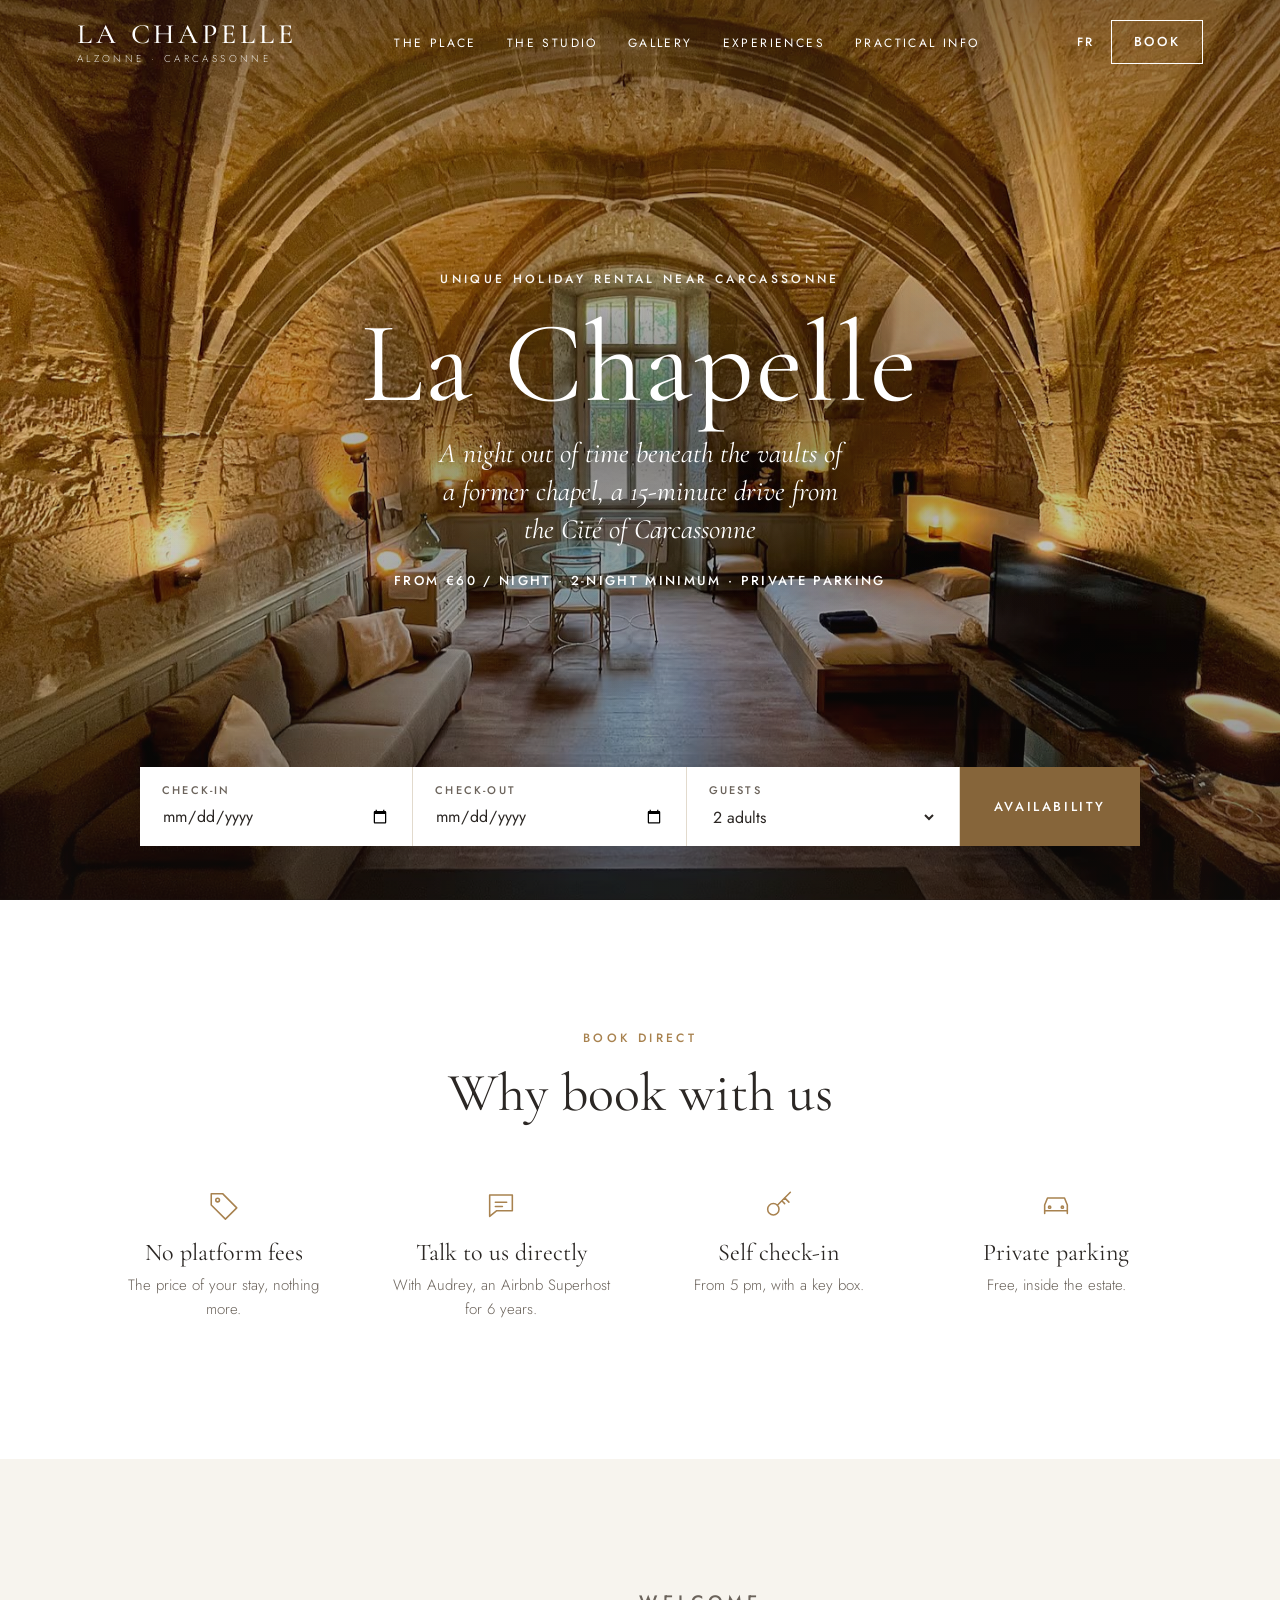
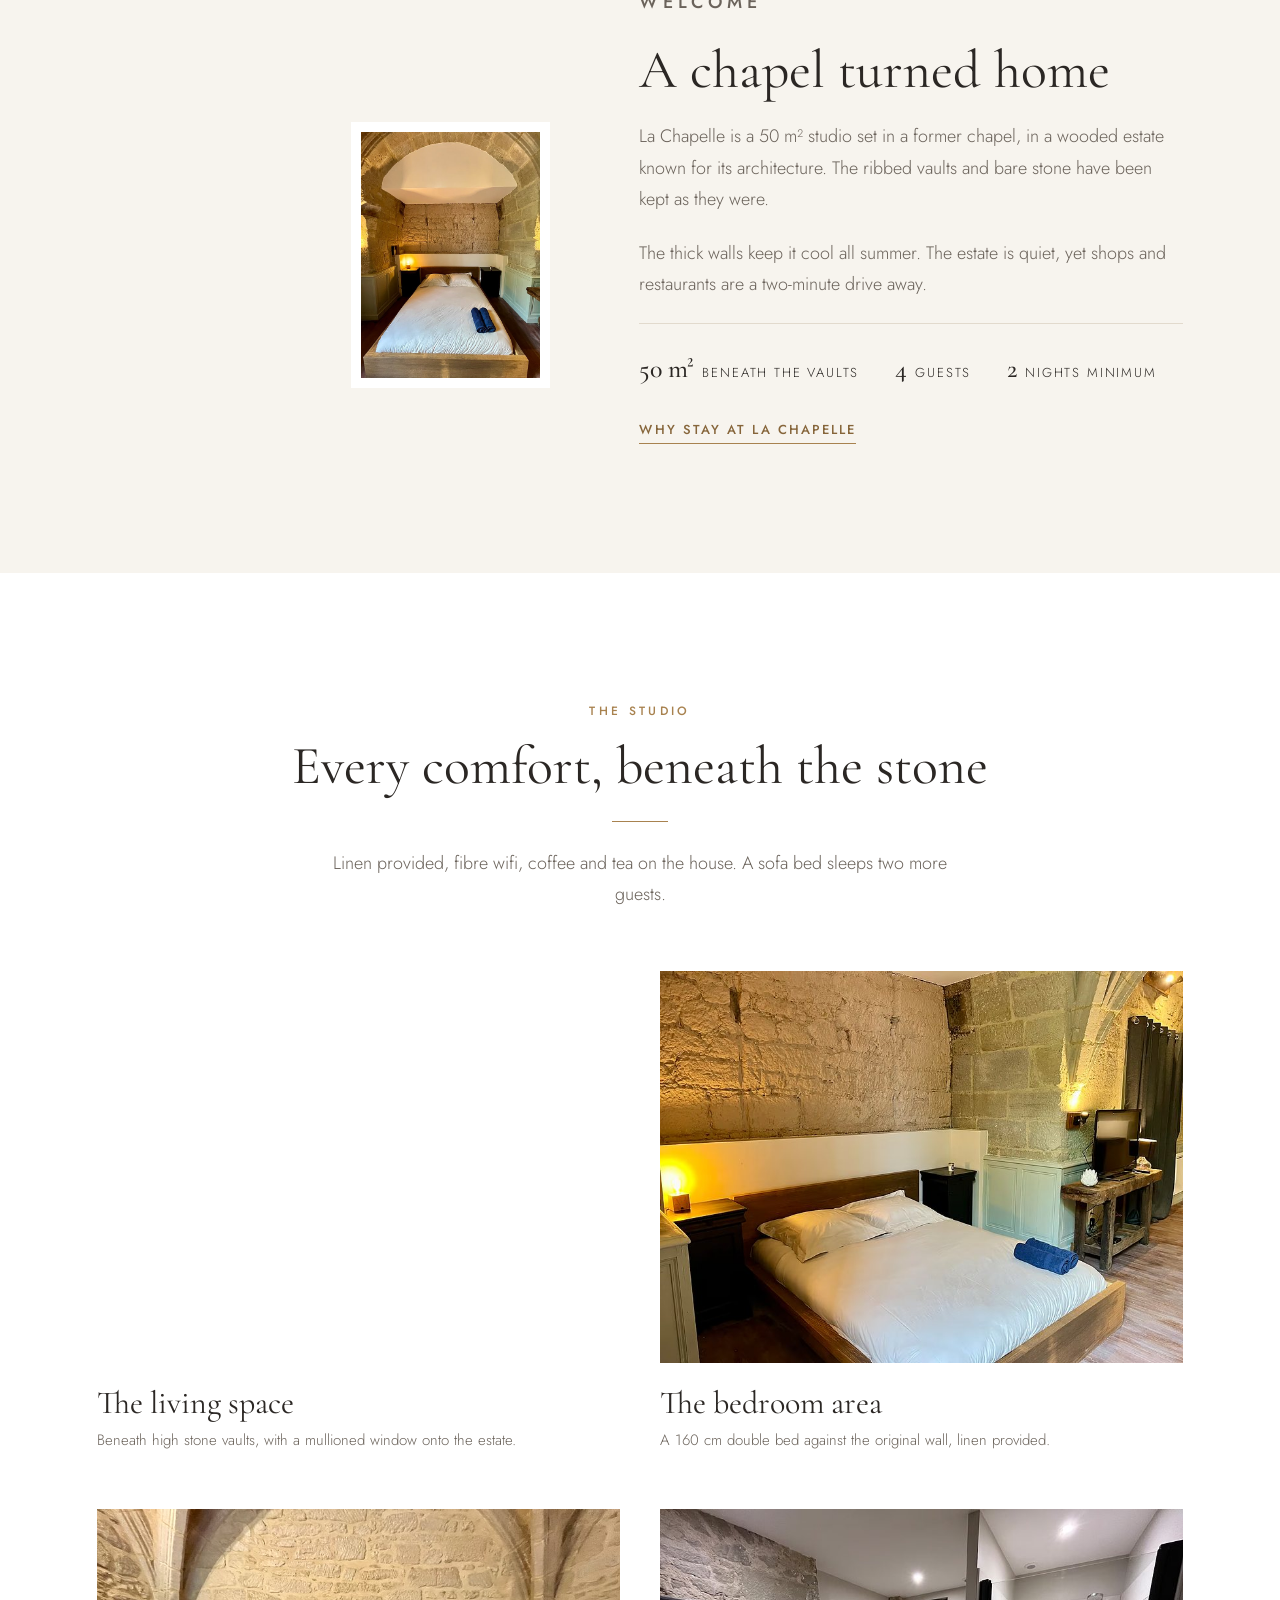
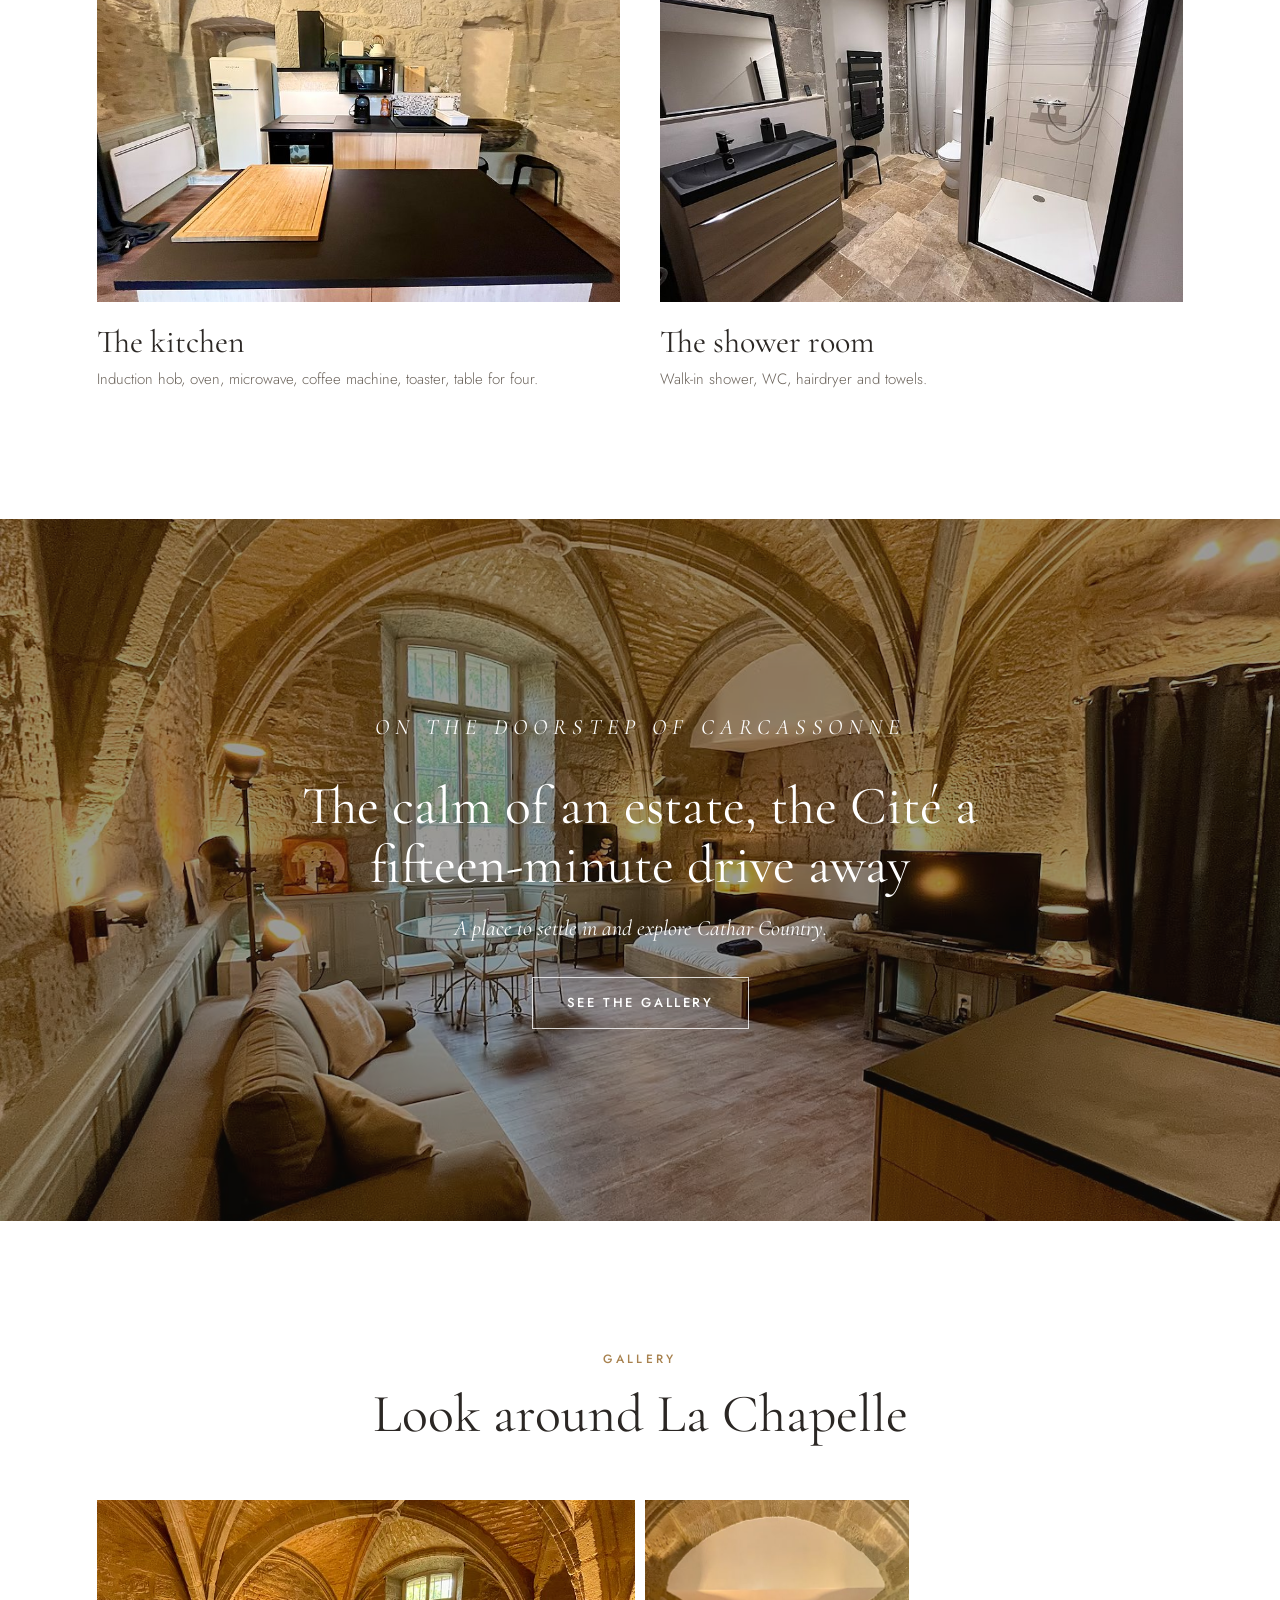
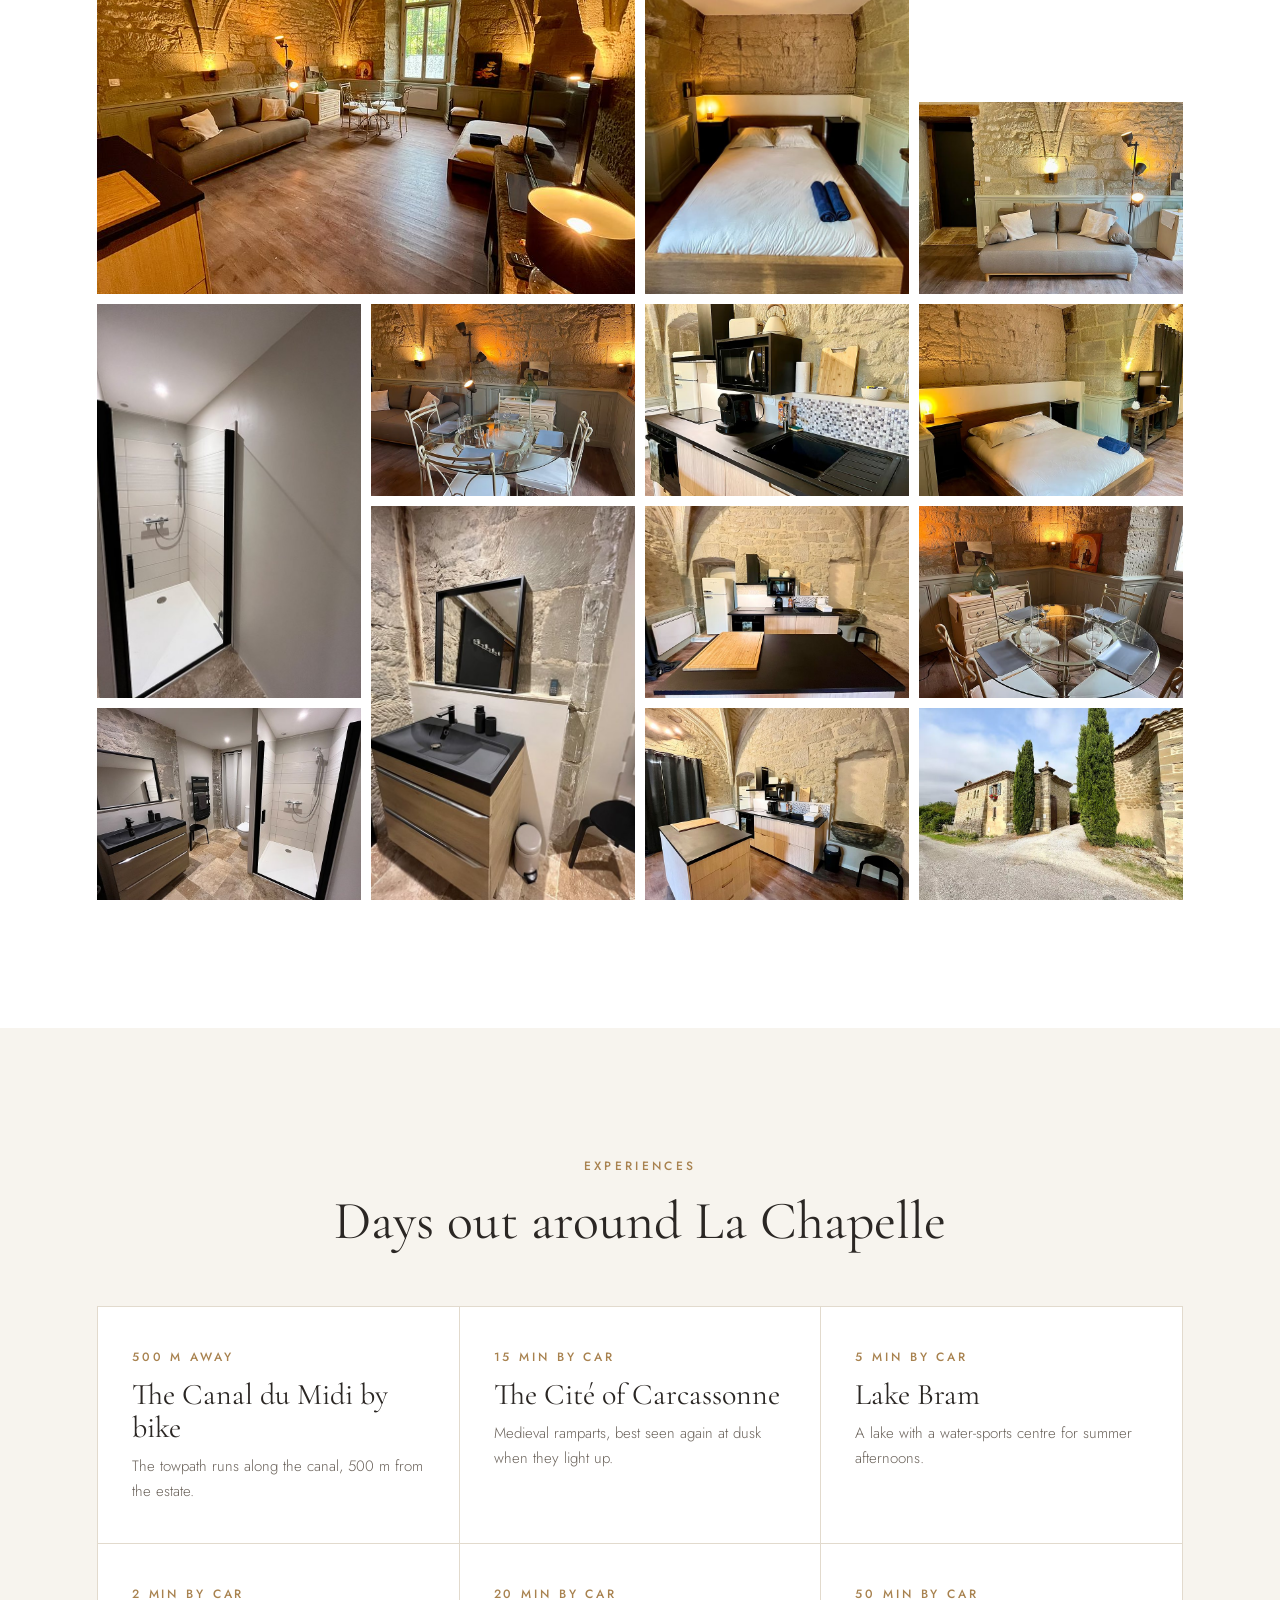
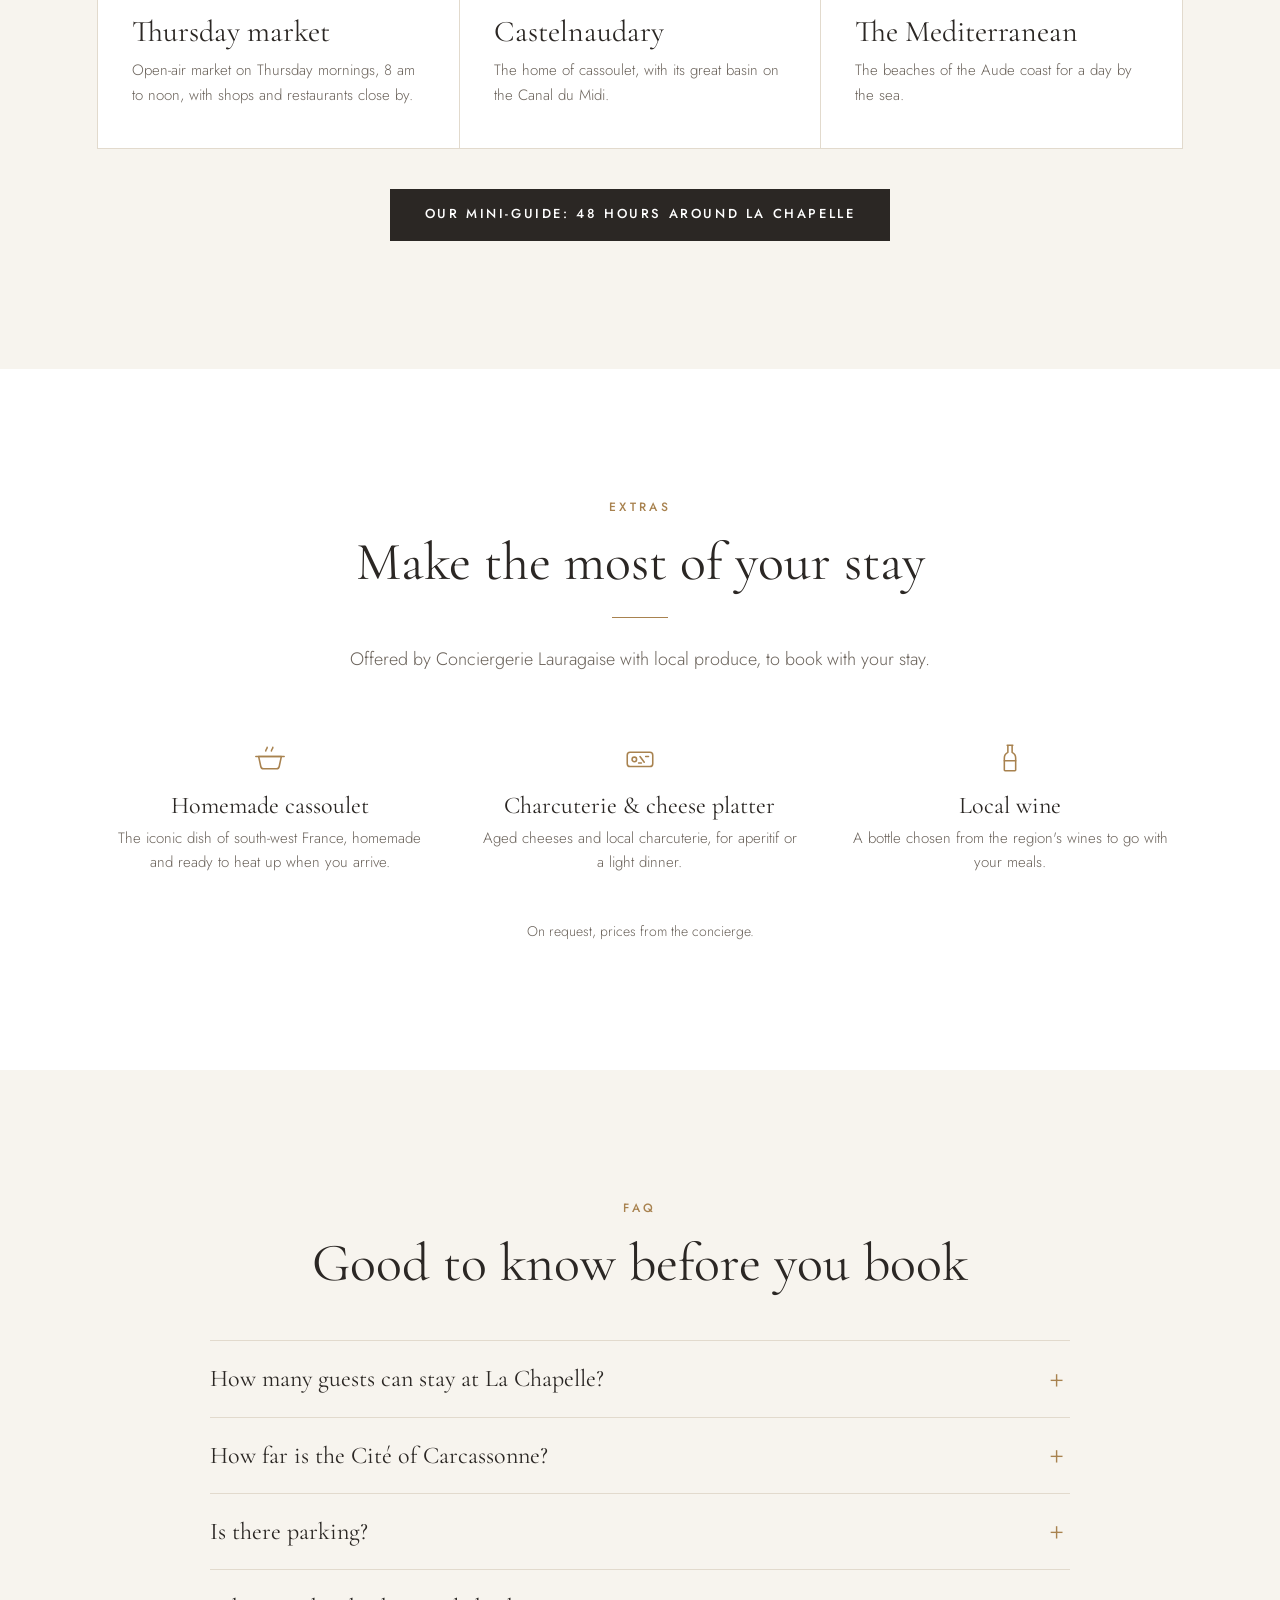
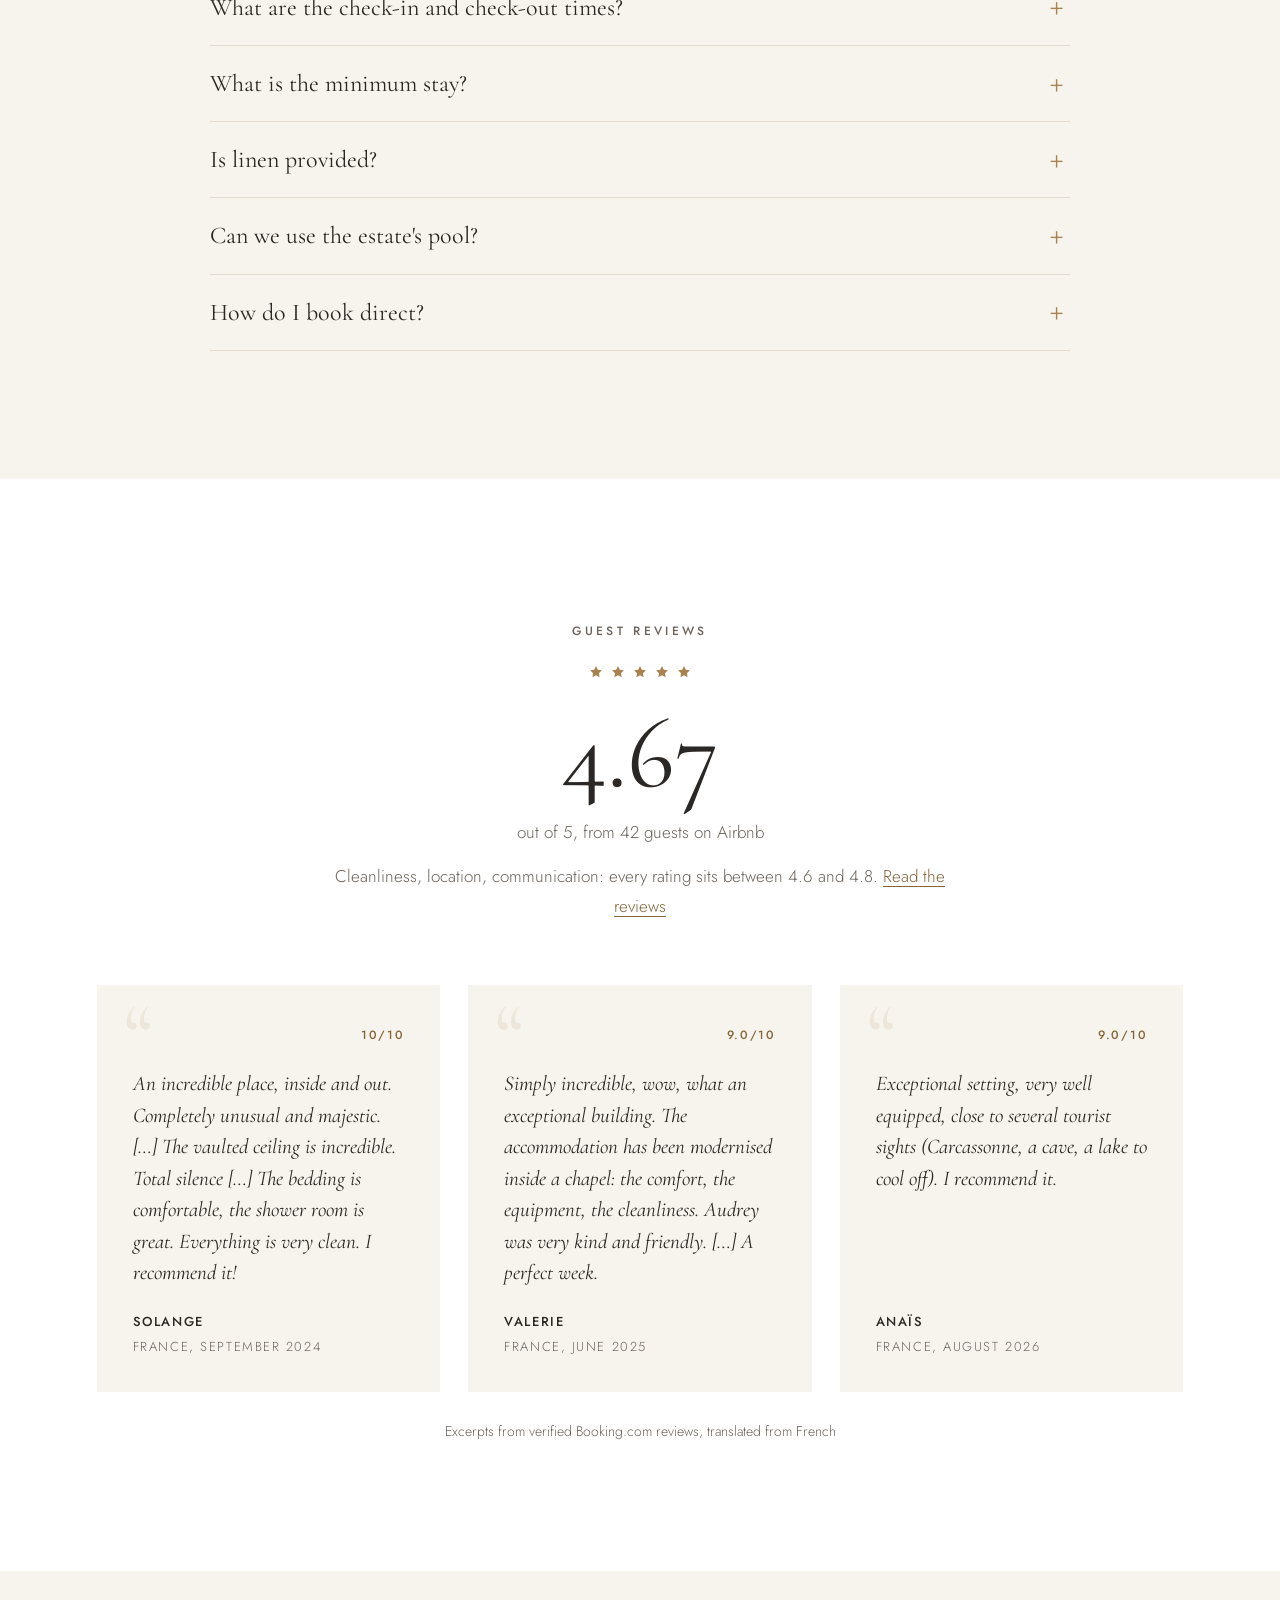
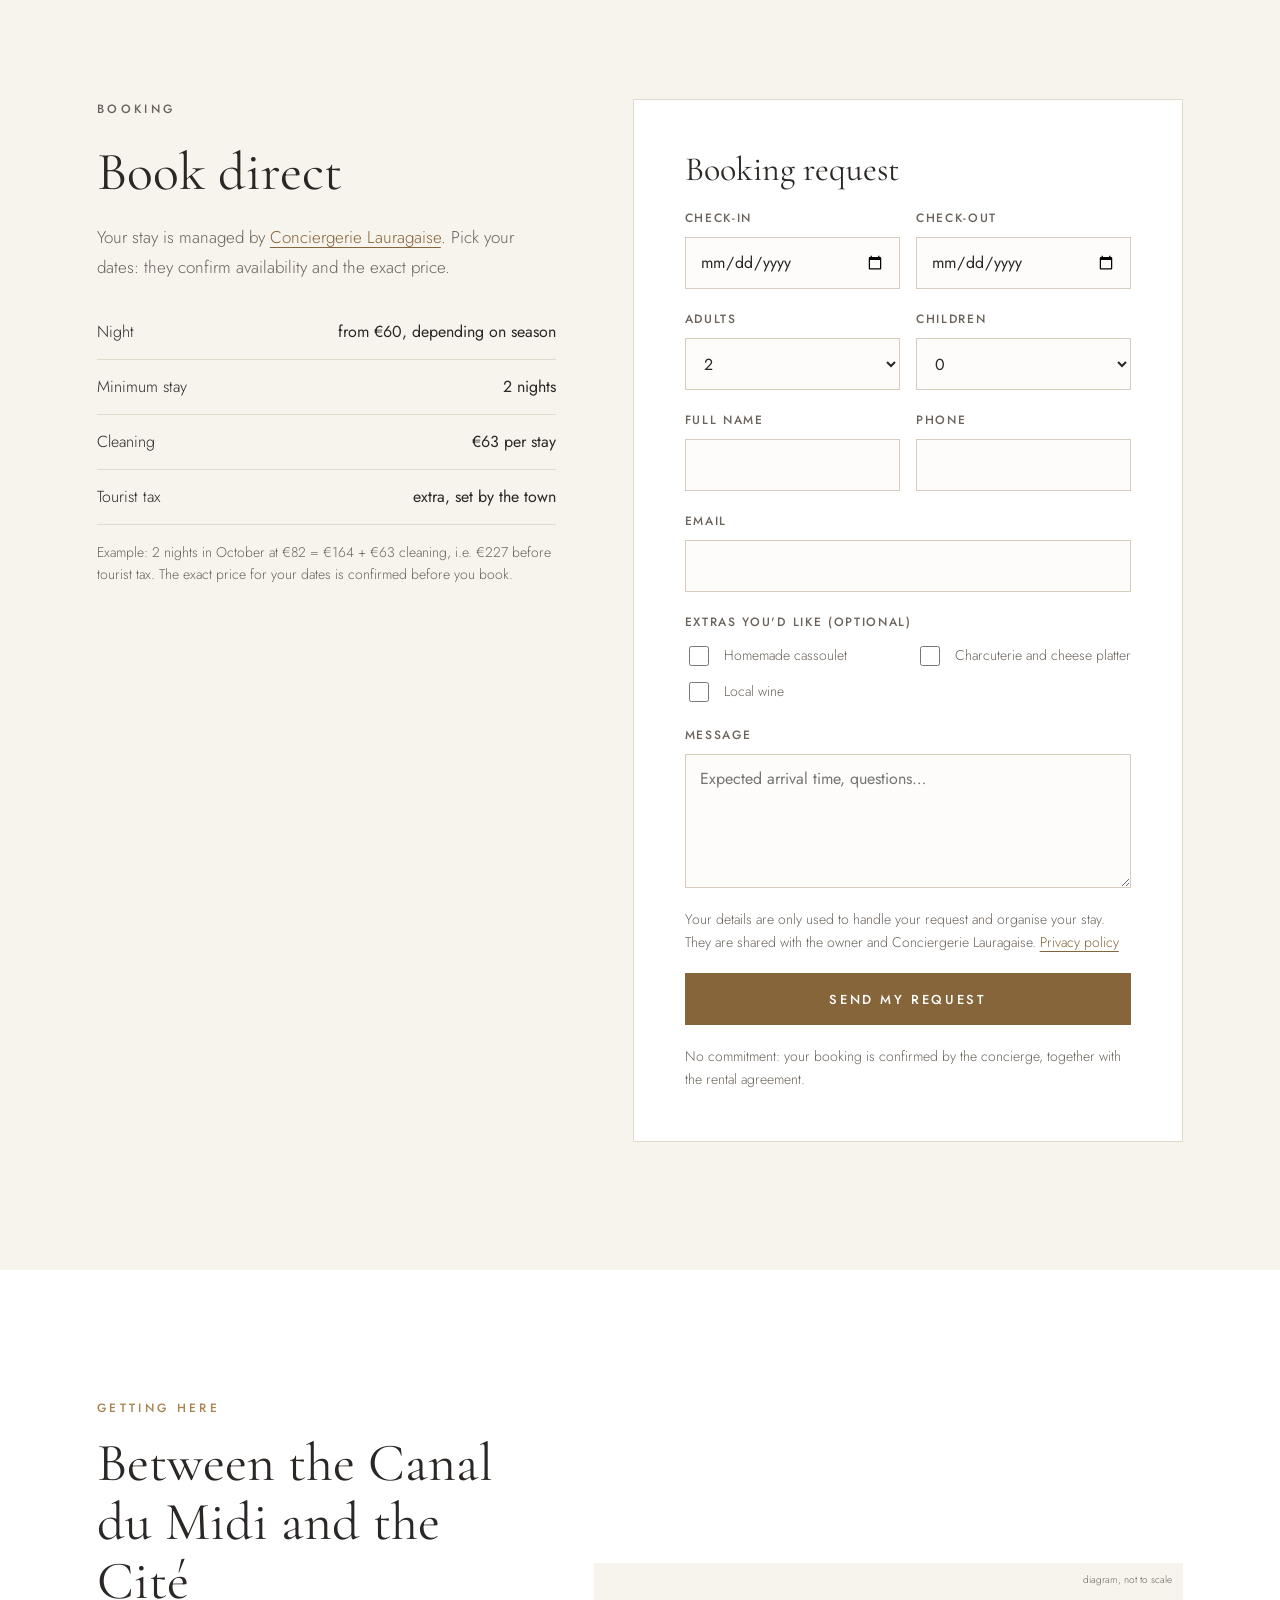
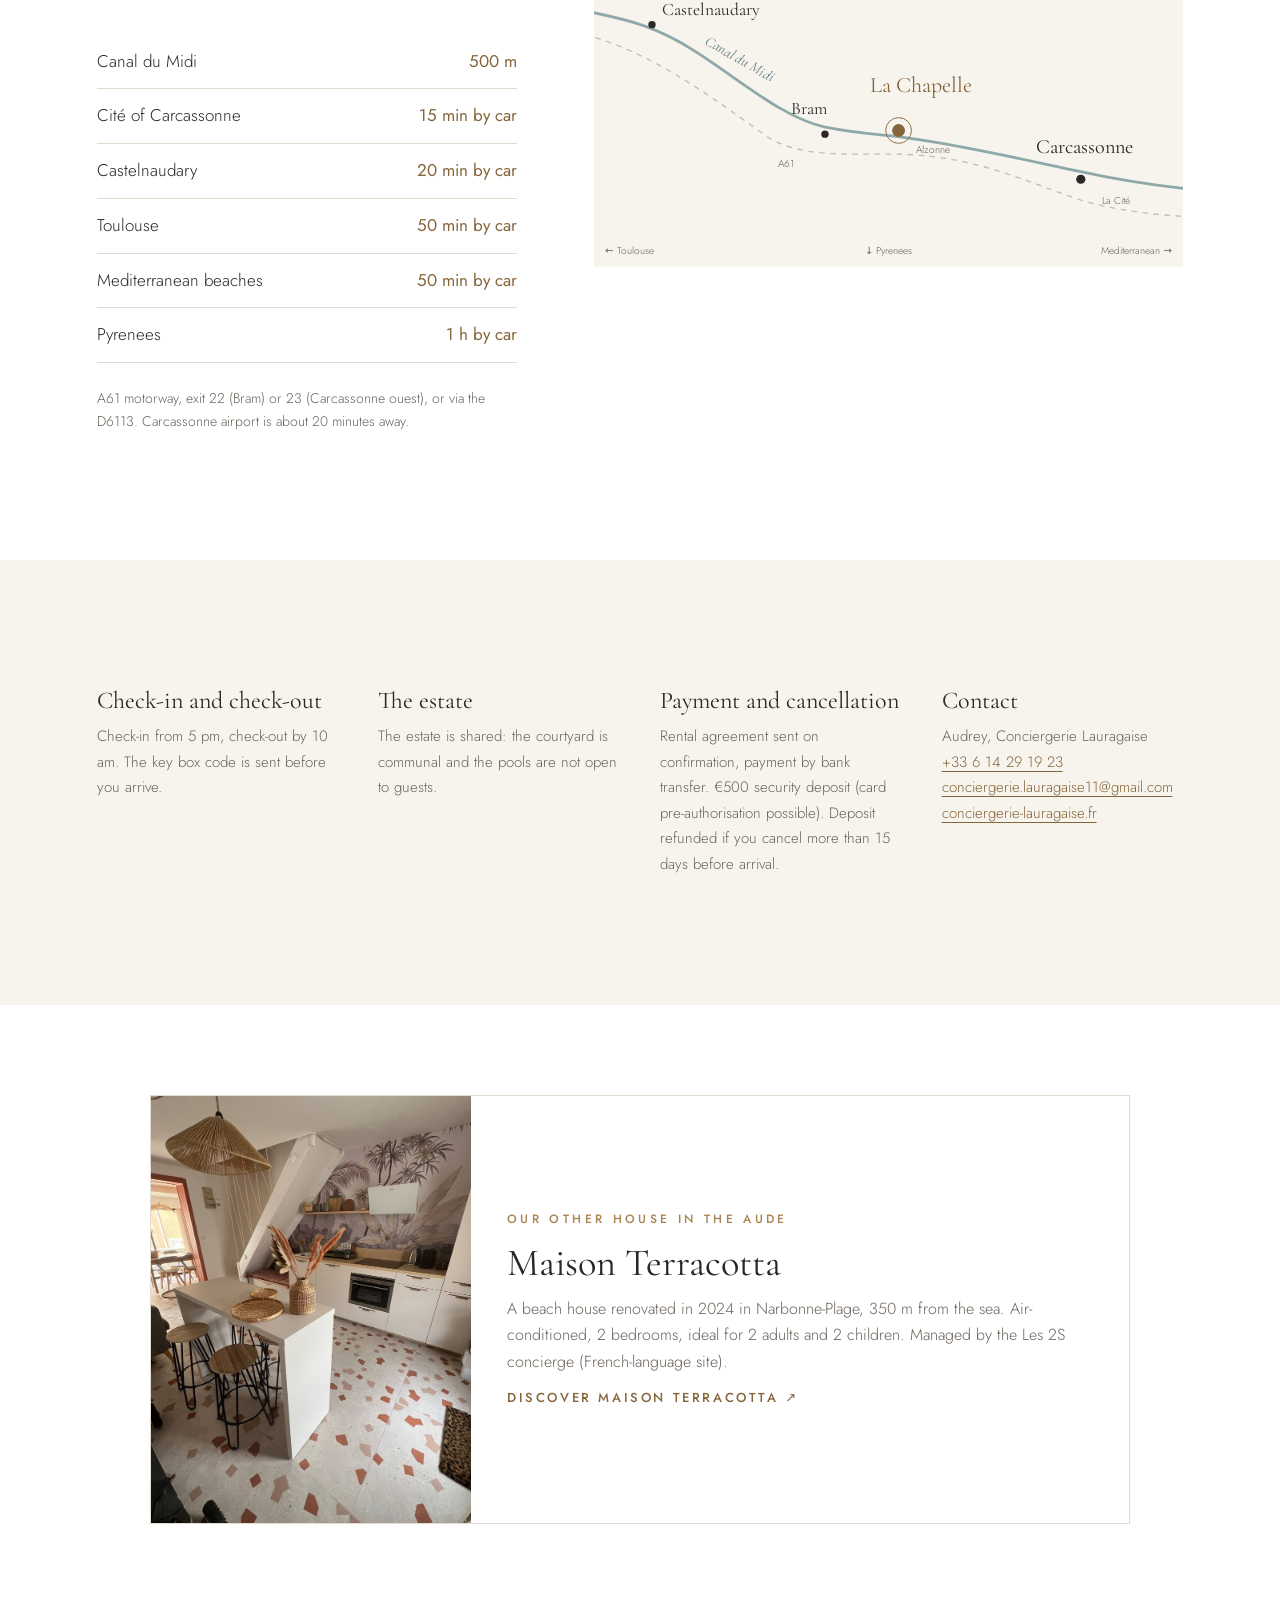
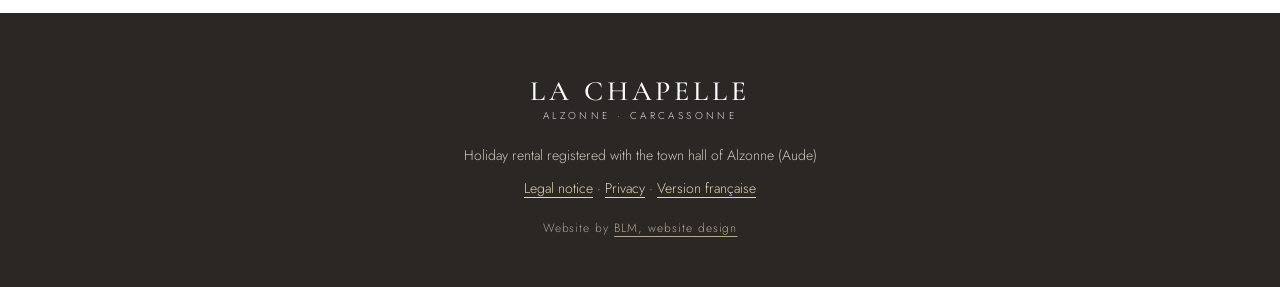
<file: en/index.html>
<!doctype html>
<html lang="en">
<head>
<meta charset="utf-8">
<meta name="viewport" content="width=device-width, initial-scale=1">
<title>La Chapelle, a unique holiday rental near Carcassonne – Canal du Midi</title>
<meta name="description" content="Stay in a former chapel: a charming 50 m² studio for 4 guests in Alzonne, 15 minutes from the Cité of Carcassonne and 500 m from the Canal du Midi. Parking, self check-in. Book direct.">
<link rel="canonical" href="https://lachapelle-carcassonne.com/en/">
<link rel="alternate" hreflang="fr" href="https://lachapelle-carcassonne.com/"><link rel="alternate" hreflang="en" href="https://lachapelle-carcassonne.com/en/"><link rel="alternate" hreflang="x-default" href="https://lachapelle-carcassonne.com/">
<meta name="robots" content="index,follow,max-image-preview:large">
<meta property="og:url" content="https://lachapelle-carcassonne.com/en/">
<meta property="og:locale" content="en_GB">
<meta property="og:site_name" content="La Chapelle">
<meta name="twitter:card" content="summary_large_image">
<meta property="og:type" content="website">
<meta property="og:title" content="La Chapelle, a unique holiday rental near Carcassonne – Canal du Midi">
<meta property="og:description" content="Stay in a former chapel: a charming 50 m² studio for 4 guests in Alzonne, 15 minutes from the Cité of Carcassonne and 500 m from the Canal du Midi. Parking, self check-in. Book direct.">
<meta property="og:image" content="https://lachapelle-carcassonne.com/img/partage.jpg"><meta property="og:image:width" content="1200"><meta property="og:image:height" content="630">
<script type="application/ld+json">[{"@context": "https://schema.org", "@type": "VacationRental", "@id": "https://lachapelle-carcassonne.com/#chapelle", "name": "La Chapelle", "description": "Stay in a former chapel: a charming 50 m² studio for 4 guests in Alzonne, 15 minutes from the Cité of Carcassonne and 500 m from the Canal du Midi. Parking, self check-in. Book direct.", "url": "https://lachapelle-carcassonne.com/en/", "image": ["https://lachapelle-carcassonne.com/img/voutes-1600.jpg", "https://lachapelle-carcassonne.com/img/voutes-2-1600.jpg", "https://lachapelle-carcassonne.com/img/lit-arche-1600.jpg", "https://lachapelle-carcassonne.com/img/domaine-1600.jpg", "https://lachapelle-carcassonne.com/img/cuisine-ilot-1600.jpg"], "address": {"@type": "PostalAddress", "addressLocality": "Alzonne", "postalCode": "11170", "addressRegion": "Occitanie", "addressCountry": "FR"}, "geo": {"@type": "GeoCoordinates", "latitude": 43.254, "longitude": 2.176}, "telephone": "+33614291923", "email": "conciergerie.lauragaise11@gmail.com", "checkinTime": "17:00", "checkoutTime": "10:00", "priceRange": "60 € +", "containsPlace": {"@type": "Accommodation", "additionalType": "EntirePlace", "occupancy": {"@type": "QuantitativeValue", "value": 4}, "floorSize": {"@type": "QuantitativeValue", "value": 50, "unitCode": "MTK"}, "numberOfBedrooms": 0, "numberOfBathroomsTotal": 1, "bed": [{"@type": "BedDetails", "typeOfBed": "Double", "numberOfBeds": 1}, {"@type": "BedDetails", "typeOfBed": "SofaBed", "numberOfBeds": 1}]}, "amenityFeature": [{"@type": "LocationFeatureSpecification", "name": "kitchen", "value": true}, {"@type": "LocationFeatureSpecification", "name": "wifi", "value": true}, {"@type": "LocationFeatureSpecification", "name": "freeParking", "value": true}, {"@type": "LocationFeatureSpecification", "name": "tv", "value": true}, {"@type": "LocationFeatureSpecification", "name": "hairDryer", "value": true}, {"@type": "LocationFeatureSpecification", "name": "coffeeMaker", "value": true}, {"@type": "LocationFeatureSpecification", "name": "microwave", "value": true}, {"@type": "LocationFeatureSpecification", "name": "oven", "value": true}]}, {"@context": "https://schema.org", "@type": "FAQPage", "inLanguage": "en", "mainEntity": [{"@type": "Question", "name": "How many guests can stay at La Chapelle?", "acceptedAnswer": {"@type": "Answer", "text": "The studio sleeps up to 4: a 160 cm double bed and a sofa bed for two."}}, {"@type": "Question", "name": "How far is the Cité of Carcassonne?", "acceptedAnswer": {"@type": "Answer", "text": "The Cité of Carcassonne is about 15 minutes by car. The Canal du Midi is 500 metres from the estate, Castelnaudary a 20-minute drive."}}, {"@type": "Question", "name": "Is there parking?", "acceptedAnswer": {"@type": "Answer", "text": "Yes, free private parking inside the estate."}}, {"@type": "Question", "name": "What are the check-in and check-out times?", "acceptedAnswer": {"@type": "Answer", "text": "Self check-in from 5 pm with a key box, check-out by 10 am."}}, {"@type": "Question", "name": "What is the minimum stay?", "acceptedAnswer": {"@type": "Answer", "text": "The minimum stay is 2 nights."}}, {"@type": "Question", "name": "Is linen provided?", "acceptedAnswer": {"@type": "Answer", "text": "Yes: bed linen, towels and tea towels are provided, along with coffee and tea."}}, {"@type": "Question", "name": "Can we use the estate's pool?", "acceptedAnswer": {"@type": "Answer", "text": "No, the estate is shared and the pools are not open to guests."}}, {"@type": "Question", "name": "How do I book direct?", "acceptedAnswer": {"@type": "Answer", "text": "Pick your dates in the calendar and send your request: Conciergerie Lauragaise confirms availability and price and sends you the rental agreement. Payment by bank transfer."}}]}]</script>
<meta name="theme-color" content="#FFFFFF">
<link rel="icon" href="../favicon.svg" type="image/svg+xml">
<link rel="preload" href="../fonts/cormorant-garamond-latin-400-normal.woff2" as="font" type="font/woff2" crossorigin>
<link rel="stylesheet" href="../style.css?v=2">
</head>
<body>
<a class="skip" href="#contenu">Skip to content</a>
<header>
<div class="nav">
<a class="logo" href="#top" aria-label="La Chapelle"><b>La Chapelle</b><small>Alzonne · Carcassonne</small></a>
<ul><li><a href="#bienvenue">The place</a></li><li><a href="#studio">The studio</a></li><li><a href="#galerie">Gallery</a></li><li><a href="#experiences">Experiences</a></li><li><a href="#infos">Practical info</a></li></ul>
<div class="nav-right"><a class="lang" href="../" hreflang="fr" lang="fr" aria-label="Version française">FR</a><a class="btn" href="#reserver">Book</a></div>
</div>
</header>

<main id="contenu">
<section id="top" class="hero">
<div class="slides"><img src="../img/voutes-1600.jpg" srcset="../img/voutes-800.jpg 800w, ../img/voutes-1600.jpg 1600w" sizes="100vw" width="800" height="600" alt="The living space beneath the ribbed vaults" decoding="async" class="on" fetchpriority="high"><img src="../img/domaine-1600.jpg" srcset="../img/domaine-800.jpg 800w, ../img/domaine-1600.jpg 1600w" sizes="100vw" width="800" height="600" alt="The estate entrance lined with cypress trees" loading="lazy" decoding="async"><img src="../img/voutes-2-1600.jpg" srcset="../img/voutes-2-800.jpg 800w, ../img/voutes-2-1600.jpg 1600w" sizes="100vw" width="800" height="600" alt="The vaults and the tall window" loading="lazy" decoding="async"></div>
<div class="hero-content">
<h1><span class="label h1-sub">Unique holiday rental near Carcassonne</span><span class="h1-main">La Chapelle</span></h1>
<p class="hero-sub">A night out of time beneath the vaults of a former chapel, a 15-minute drive from the Cité of Carcassonne</p>
<p class="hero-facts">From €60 / night · 2-night minimum · Private parking</p>
</div>
<form class="bookbar" id="bookbar">
<label>Check-in<input type="date" id="bb-in" required></label>
<label>Check-out<input type="date" id="bb-out" required></label>
<label>Guests<select id="bb-g"><option value="1">1 adult</option><option value="2" selected>2 adults</option><option value="3">3 adults</option><option value="4">4 adults</option></select></label>
<button class="btn gold" type="submit">Availability</button>
</form>
</section>

<section class="section">
<div class="container center">
<p class="label">Book direct</p>
<h2 style="margin-top:14px">Why book with us</h2>
<div class="perks"><div class="perk"><svg width="34" height="34" viewBox="0 0 24 24" fill="none" stroke="#A8824F" stroke-width="1.1" stroke-linecap="round" stroke-linejoin="round" aria-hidden="true"><path d="M3 12V4h8l10 10-8 8L3 12z"/><circle cx="7.5" cy="8.5" r="1.3"/></svg><h3>No platform fees</h3><p>The price of your stay, nothing more.</p></div><div class="perk"><svg width="34" height="34" viewBox="0 0 24 24" fill="none" stroke="#A8824F" stroke-width="1.1" stroke-linecap="round" stroke-linejoin="round" aria-hidden="true"><path d="M4 5h16v11H9l-5 4V5z"/><path d="M8 10h8M8 13h5"/></svg><h3>Talk to us directly</h3><p>With Audrey, an Airbnb Superhost for 6 years.</p></div><div class="perk"><svg width="34" height="34" viewBox="0 0 24 24" fill="none" stroke="#A8824F" stroke-width="1.1" stroke-linecap="round" stroke-linejoin="round" aria-hidden="true"><circle cx="8" cy="15" r="4"/><path d="M11 12l9-9M16 7l3 3M14 9l2 2"/></svg><h3>Self check-in</h3><p>From 5 pm, with a key box.</p></div><div class="perk"><svg width="34" height="34" viewBox="0 0 24 24" fill="none" stroke="#A8824F" stroke-width="1.1" stroke-linecap="round" stroke-linejoin="round" aria-hidden="true"><path d="M4 16v-4l2-5h12l2 5v4M4 16h16M4 16v2M20 16v2"/><circle cx="7.5" cy="13.5" r=".8"/><circle cx="16.5" cy="13.5" r=".8"/></svg><h3>Private parking</h3><p>Free, inside the estate.</p></div></div>
</div>
</section>

<section id="bienvenue" class="section ivoire">
<div class="container welcome">
<div class="duo">
<img src="../img/domaine-1600.jpg" srcset="../img/domaine-800.jpg 800w, ../img/domaine-1600.jpg 1600w" sizes="(max-width:900px) 80vw, 40vw" width="800" height="600" alt="The estate entrance lined with cypress trees" loading="lazy" decoding="async">
<img src="../img/lit-arche-1600.jpg" srcset="../img/lit-arche-800.jpg 800w, ../img/lit-arche-1600.jpg 1600w" sizes="(max-width:900px) 45vw, 22vw" width="600" height="800" alt="The bed beneath a stone arch" loading="lazy" decoding="async">
</div>
<div class="text">
<p class="label">Welcome</p>
<h2>A chapel turned home</h2>
<p>La Chapelle is a 50 m² studio set in a former chapel, in a wooded estate known for its architecture. The ribbed vaults and bare stone have been kept as they were.</p>
<p>The thick walls keep it cool all summer. The estate is quiet, yet shops and restaurants are a two-minute drive away.</p>
<div class="facts"><span><b>50 m²</b>beneath the vaults</span><span><b>4</b>guests</span><span><b>2</b>nights minimum</span></div>
<p><a class="link-arrow" href="/en/unique-stay-carcassonne.html">Why stay at La Chapelle</a></p>
</div>
</div>
</section>

<section id="studio" class="section">
<div class="container">
<div class="center">
<p class="label">The studio</p>
<h2 style="margin-top:14px">Every comfort, beneath the stone</h2>
<div class="rule"></div>
<p class="intro-text">Linen provided, fibre wifi, coffee and tea on the house. A sofa bed sleeps two more guests.</p>
</div>
<div class="rooms"><article class="room"><figure><img src="../img/voutes-2-1600.jpg" srcset="../img/voutes-2-800.jpg 800w, ../img/voutes-2-1600.jpg 1600w" sizes="(max-width:520px) 100vw, (max-width:1000px) 50vw, 25vw" width="800" height="600" alt="The living space" loading="lazy" decoding="async"></figure><h3>The living space</h3><p>Beneath high stone vaults, with a mullioned window onto the estate.</p></article><article class="room"><figure><img src="../img/lit-1600.jpg" srcset="../img/lit-800.jpg 800w, ../img/lit-1600.jpg 1600w" sizes="(max-width:520px) 100vw, (max-width:1000px) 50vw, 25vw" width="800" height="600" alt="The bedroom area" loading="lazy" decoding="async"></figure><h3>The bedroom area</h3><p>A 160 cm double bed against the original wall, linen provided.</p></article><article class="room"><figure><img src="../img/cuisine-ilot-1600.jpg" srcset="../img/cuisine-ilot-800.jpg 800w, ../img/cuisine-ilot-1600.jpg 1600w" sizes="(max-width:520px) 100vw, (max-width:1000px) 50vw, 25vw" width="800" height="600" alt="The kitchen" loading="lazy" decoding="async"></figure><h3>The kitchen</h3><p>Induction hob, oven, microwave, coffee machine, toaster, table for four.</p></article><article class="room"><figure><img src="../img/salle-eau-1600.jpg" srcset="../img/salle-eau-800.jpg 800w, ../img/salle-eau-1600.jpg 1600w" sizes="(max-width:520px) 100vw, (max-width:1000px) 50vw, 25vw" width="800" height="600" alt="The shower room" loading="lazy" decoding="async"></figure><h3>The shower room</h3><p>Walk-in shower, WC, hairdryer and towels.</p></article></div>
</div>
</section>

<section class="band">
<img src="../img/vue-ensemble-1600.jpg" srcset="../img/vue-ensemble-800.jpg 800w, ../img/vue-ensemble-1600.jpg 1600w" sizes="100vw" width="800" height="600" alt="" loading="lazy" decoding="async">
<div class="inner">
<p class="label">On the doorstep of Carcassonne</p>
<h2>The calm of an estate, the Cité a fifteen-minute drive away</h2>
<p>A place to settle in and explore Cathar Country.</p>
<a class="btn light" href="#galerie">See the gallery</a>
</div>
</section>

<section id="galerie" class="section">
<div class="container">
<div class="center"><p class="label">Gallery</p><h2 style="margin-top:14px">Look around La Chapelle</h2></div>
<div class="gallery"><button type="button" class="wide" aria-label="Enlarge : The vaults and the tall window"><img src="../img/voutes-2-1600.jpg" srcset="../img/voutes-2-800.jpg 800w, ../img/voutes-2-1600.jpg 1600w" sizes="(max-width:700px) 50vw, 25vw" width="800" height="600" alt="The vaults and the tall window" loading="lazy" decoding="async"></button><button type="button" class="tall" aria-label="Enlarge : The bed beneath the stone arch"><img src="../img/lit-arche-1600.jpg" srcset="../img/lit-arche-800.jpg 800w, ../img/lit-arche-1600.jpg 1600w" sizes="(max-width:700px) 50vw, 25vw" width="600" height="800" alt="The bed beneath the stone arch" loading="lazy" decoding="async"></button><button type="button" aria-label="Enlarge : The whole studio"><img src="../img/vue-ensemble-1600.jpg" srcset="../img/vue-ensemble-800.jpg 800w, ../img/vue-ensemble-1600.jpg 1600w" sizes="(max-width:700px) 50vw, 25vw" width="800" height="600" alt="The whole studio" loading="lazy" decoding="async"></button><button type="button" aria-label="Enlarge : The lounge and sofa bed"><img src="../img/canape-1600.jpg" srcset="../img/canape-800.jpg 800w, ../img/canape-1600.jpg 1600w" sizes="(max-width:700px) 50vw, 25vw" width="800" height="600" alt="The lounge and sofa bed" loading="lazy" decoding="async"></button><button type="button" class="tall" aria-label="Enlarge : The walk-in shower"><img src="../img/douche-1600.jpg" srcset="../img/douche-800.jpg 800w, ../img/douche-1600.jpg 1600w" sizes="(max-width:700px) 50vw, 25vw" width="600" height="800" alt="The walk-in shower" loading="lazy" decoding="async"></button><button type="button" aria-label="Enlarge : The dining area"><img src="../img/repas-1600.jpg" srcset="../img/repas-800.jpg 800w, ../img/repas-1600.jpg 1600w" sizes="(max-width:700px) 50vw, 25vw" width="800" height="600" alt="The dining area" loading="lazy" decoding="async"></button><button type="button" aria-label="Enlarge : The equipped kitchen"><img src="../img/cuisine-1600.jpg" srcset="../img/cuisine-800.jpg 800w, ../img/cuisine-1600.jpg 1600w" sizes="(max-width:700px) 50vw, 25vw" width="800" height="600" alt="The equipped kitchen" loading="lazy" decoding="async"></button><button type="button" aria-label="Enlarge : The bedroom area"><img src="../img/lit-1600.jpg" srcset="../img/lit-800.jpg 800w, ../img/lit-1600.jpg 1600w" sizes="(max-width:700px) 50vw, 25vw" width="800" height="600" alt="The bedroom area" loading="lazy" decoding="async"></button><button type="button" class="tall" aria-label="Enlarge : The shower room basin"><img src="../img/vasque-1600.jpg" srcset="../img/vasque-800.jpg 800w, ../img/vasque-1600.jpg 1600w" sizes="(max-width:700px) 50vw, 25vw" width="600" height="800" alt="The shower room basin" loading="lazy" decoding="async"></button><button type="button" aria-label="Enlarge : The kitchen island"><img src="../img/cuisine-ilot-1600.jpg" srcset="../img/cuisine-ilot-800.jpg 800w, ../img/cuisine-ilot-1600.jpg 1600w" sizes="(max-width:700px) 50vw, 25vw" width="800" height="600" alt="The kitchen island" loading="lazy" decoding="async"></button><button type="button" aria-label="Enlarge : The round table"><img src="../img/repas-2-1600.jpg" srcset="../img/repas-2-800.jpg 800w, ../img/repas-2-1600.jpg 1600w" sizes="(max-width:700px) 50vw, 25vw" width="800" height="600" alt="The round table" loading="lazy" decoding="async"></button><button type="button" aria-label="Enlarge : The shower room"><img src="../img/salle-eau-1600.jpg" srcset="../img/salle-eau-800.jpg 800w, ../img/salle-eau-1600.jpg 1600w" sizes="(max-width:700px) 50vw, 25vw" width="800" height="600" alt="The shower room" loading="lazy" decoding="async"></button><button type="button" aria-label="Enlarge : The kitchen beneath the vault"><img src="../img/cuisine-2-1600.jpg" srcset="../img/cuisine-2-800.jpg 800w, ../img/cuisine-2-1600.jpg 1600w" sizes="(max-width:700px) 50vw, 25vw" width="800" height="600" alt="The kitchen beneath the vault" loading="lazy" decoding="async"></button><button type="button" aria-label="Enlarge : The estate entrance"><img src="../img/domaine-1600.jpg" srcset="../img/domaine-800.jpg 800w, ../img/domaine-1600.jpg 1600w" sizes="(max-width:700px) 50vw, 25vw" width="800" height="600" alt="The estate entrance" loading="lazy" decoding="async"></button></div>
</div>
</section>

<section id="experiences" class="section ivoire">
<div class="container">
<div class="center"><p class="label">Experiences</p><h2 style="margin-top:14px">Days out around La Chapelle</h2></div>
<div class="exps"><div class="exp"><span class="time">500 m away</span><h3>The Canal du Midi by bike</h3><p>The towpath runs along the canal, 500 m from the estate.</p></div><div class="exp"><span class="time">15 min by car</span><h3>The Cité of Carcassonne</h3><p>Medieval ramparts, best seen again at dusk when they light up.</p></div><div class="exp"><span class="time">5 min by car</span><h3>Lake Bram</h3><p>A lake with a water-sports centre for summer afternoons.</p></div><div class="exp"><span class="time">2 min by car</span><h3>Thursday market</h3><p>Open-air market on Thursday mornings, 8 am to noon, with shops and restaurants close by.</p></div><div class="exp"><span class="time">20 min by car</span><h3>Castelnaudary</h3><p>The home of cassoulet, with its great basin on the Canal du Midi.</p></div><div class="exp"><span class="time">50 min by car</span><h3>The Mediterranean</h3><p>The beaches of the Aude coast for a day by the sea.</p></div></div>
<p class="center" style="margin-top:40px"><a class="btn" href="/en/things-to-do-around-carcassonne.html">Our mini-guide: 48 hours around La Chapelle</a></p>
</div>
</section>

<section id="services" class="section">
<div class="container">
<div class="center"><p class="label">Extras</p><h2 style="margin-top:14px">Make the most of your stay</h2><div class="rule"></div><p class="intro-text">Offered by Conciergerie Lauragaise with local produce, to book with your stay.</p></div>
<div class="perks perks-3"><div class="perk"><svg width="34" height="34" viewBox="0 0 24 24" fill="none" stroke="#A8824F" stroke-width="1.1" stroke-linecap="round" stroke-linejoin="round" aria-hidden="true"><path d="M4 11h16l-1.5 7a2 2 0 01-2 1.6H7.5a2 2 0 01-2-1.6L4 11z"/><path d="M2 11h20M9 7c0-1 1-1.5 1-2.5M13 7c0-1 1-1.5 1-2.5"/></svg><h3>Homemade cassoulet</h3><p>The iconic dish of south-west France, homemade and ready to heat up when you arrive.</p></div><div class="perk"><svg width="34" height="34" viewBox="0 0 24 24" fill="none" stroke="#A8824F" stroke-width="1.1" stroke-linecap="round" stroke-linejoin="round" aria-hidden="true"><rect x="3" y="8" width="18" height="10" rx="2"/><circle cx="8" cy="13" r="1.6"/><path d="M12 11l3 4M16 11h2M11 15.5h2"/></svg><h3>Charcuterie &amp; cheese platter</h3><p>Aged cheeses and local charcuterie, for aperitif or a light dinner.</p></div><div class="perk"><svg width="34" height="34" viewBox="0 0 24 24" fill="none" stroke="#A8824F" stroke-width="1.1" stroke-linecap="round" stroke-linejoin="round" aria-hidden="true"><path d="M10 3h4M10.5 3v5c-2 1-2.5 2.5-2.5 4v8.5a.5.5 0 00.5.5h7a.5.5 0 00.5-.5V12c0-1.5-.5-3-2.5-4V3"/><path d="M8 14h8"/></svg><h3>Local wine</h3><p>A bottle chosen from the region's wines to go with your meals.</p></div></div>
<p class="small center" style="margin-top:36px">On request, prices from the concierge.</p>
</div>
</section>

<section id="faq" class="section ivoire">
<div class="container faq">
<div class="center"><p class="label">FAQ</p><h2 style="margin-top:14px">Good to know before you book</h2></div>
<div class="faq-list"><details><summary>How many guests can stay at La Chapelle?</summary><p>The studio sleeps up to 4: a 160 cm double bed and a sofa bed for two.</p></details><details><summary>How far is the Cité of Carcassonne?</summary><p>The Cité of Carcassonne is about 15 minutes by car. The Canal du Midi is 500 metres from the estate, Castelnaudary a 20-minute drive.</p></details><details><summary>Is there parking?</summary><p>Yes, free private parking inside the estate.</p></details><details><summary>What are the check-in and check-out times?</summary><p>Self check-in from 5 pm with a key box, check-out by 10 am.</p></details><details><summary>What is the minimum stay?</summary><p>The minimum stay is 2 nights.</p></details><details><summary>Is linen provided?</summary><p>Yes: bed linen, towels and tea towels are provided, along with coffee and tea.</p></details><details><summary>Can we use the estate's pool?</summary><p>No, the estate is shared and the pools are not open to guests.</p></details><details><summary>How do I book direct?</summary><p>Pick your dates in the calendar and send your request: Conciergerie Lauragaise confirms availability and price and sends you the rental agreement. Payment by bank transfer.</p></details></div>
</div>
</section>

<section class="section">
<div class="container review">
<p class="label">Guest reviews</p>
<div class="stars" style="margin-top:22px"><svg width="16" height="16" viewBox="0 0 24 24" fill="currentColor" aria-hidden="true"><path d="M12 3l2.7 5.6 6.1.9-4.4 4.3 1 6.1L12 17l-5.4 2.9 1-6.1-4.4-4.3 6.1-.9z"/></svg><svg width="16" height="16" viewBox="0 0 24 24" fill="currentColor" aria-hidden="true"><path d="M12 3l2.7 5.6 6.1.9-4.4 4.3 1 6.1L12 17l-5.4 2.9 1-6.1-4.4-4.3 6.1-.9z"/></svg><svg width="16" height="16" viewBox="0 0 24 24" fill="currentColor" aria-hidden="true"><path d="M12 3l2.7 5.6 6.1.9-4.4 4.3 1 6.1L12 17l-5.4 2.9 1-6.1-4.4-4.3 6.1-.9z"/></svg><svg width="16" height="16" viewBox="0 0 24 24" fill="currentColor" aria-hidden="true"><path d="M12 3l2.7 5.6 6.1.9-4.4 4.3 1 6.1L12 17l-5.4 2.9 1-6.1-4.4-4.3 6.1-.9z"/></svg><svg width="16" height="16" viewBox="0 0 24 24" fill="currentColor" aria-hidden="true"><path d="M12 3l2.7 5.6 6.1.9-4.4 4.3 1 6.1L12 17l-5.4 2.9 1-6.1-4.4-4.3 6.1-.9z"/></svg></div>
<div class="score">4.67</div>
<p>out of 5, from 42 guests on Airbnb</p>
<p>Cleanliness, location, communication: every rating sits between 4.6 and 4.8. <a href="https://www.airbnb.fr/rooms/1157387034836162874/reviews" target="_blank" rel="noopener">Read the reviews</a></p>
</div>
<div class="container"><div class="quotes"><figure class="quote"><span class="q-score">10/10</span><blockquote>An incredible place, inside and out. Completely unusual and majestic. […] The vaulted ceiling is incredible. Total silence […] The bedding is comfortable, the shower room is great. Everything is very clean. I recommend it!</blockquote><figcaption><b>Solange</b>France, September 2024</figcaption></figure><figure class="quote"><span class="q-score">9.0/10</span><blockquote>Simply incredible, wow, what an exceptional building. The accommodation has been modernised inside a chapel: the comfort, the equipment, the cleanliness. Audrey was very kind and friendly. […] A perfect week.</blockquote><figcaption><b>Valerie</b>France, June 2025</figcaption></figure><figure class="quote"><span class="q-score">9.0/10</span><blockquote>Exceptional setting, very well equipped, close to several tourist sights (Carcassonne, a cave, a lake to cool off). I recommend it.</blockquote><figcaption><b>Anaïs</b>France, August 2026</figcaption></figure></div><p class="small center" style="margin-top:28px">Excerpts from verified Booking.com reviews, translated from French</p></div>
</section>

<section id="reserver" class="section ivoire">
<div class="container reserve">
<div class="text">
<p class="label">Booking</p>
<h2>Book direct</h2>
<p>Your stay is managed by <a href="https://conciergerie-lauragaise.fr" target="_blank" rel="noopener">Conciergerie Lauragaise</a>. Pick your dates: they confirm availability and the exact price.</p>
<table class="prix"><tr><td>Night</td><td>from €60, depending on season</td></tr><tr><td>Minimum stay</td><td>2 nights</td></tr><tr><td>Cleaning</td><td>€63 per stay</td></tr><tr><td>Tourist tax</td><td>extra, set by the town</td></tr></table>
<p class="small prix-ex">Example: 2 nights in October at €82 = €164 + €63 cleaning, i.e. €227 before tourist tax. The exact price for your dates is confirmed before you book.</p>
<div id="cal" class="cal" hidden>
<div class="cal-head"><strong>Availability</strong><span><button type="button" class="prev" aria-label="Previous photo">‹</button> <button type="button" class="next" aria-label="Next photo">›</button></span></div>
<div class="cal-months"></div>
<div class="cal-legend"><span><i style="background:#fff;border:1px solid #D6CDBE"></i>Available</span><span><i style="border:1px solid #B9B0A4"></i>Booked</span><span><i style="background:#86653A"></i>Your dates</span></div>
</div>
</div>
<form class="booking" id="booking" method="POST" action="/api/reservation.php" data-thanks="/en/thanks.html" data-err="Sending failed. Please try again, or email conciergerie.lauragaise11@gmail.com.">
<input type="hidden" name="langue" value="en">
<input type="checkbox" name="botcheck" class="hp" style="display:none" tabindex="-1" autocomplete="off">
<h3>Booking request</h3>
<div class="row2">
<label>Check-in<input type="date" name="arrivee" id="arrivee" required></label>
<label>Check-out<input type="date" name="depart" id="depart" required></label>
</div>
<div class="row2">
<label>Adults<select name="adultes" id="adultes"><option>1</option><option selected>2</option><option>3</option><option>4</option></select></label>
<label>Children<select name="enfants"><option selected>0</option><option>1</option><option>2</option><option>3</option></select></label>
</div>
<div class="row2">
<label>Full name<input type="text" name="nom" autocomplete="name" required></label>
<label>Phone<input type="tel" name="telephone" autocomplete="tel" required></label>
</div>
<label>Email<input type="email" name="email" autocomplete="email" required></label>
<fieldset class="svc"><legend>Extras you'd like (optional)</legend><label class="consent"><input type="checkbox" name="services" value="Homemade cassoulet"> Homemade cassoulet</label><label class="consent"><input type="checkbox" name="services" value="Charcuterie and cheese platter"> Charcuterie and cheese platter</label><label class="consent"><input type="checkbox" name="services" value="Local wine"> Local wine</label></fieldset>
<label>Message<textarea name="message" rows="4" placeholder="Expected arrival time, questions…"></textarea></label>
<p class="small privacy-note">Your details are only used to handle your request and organise your stay. They are shared with the owner and Conciergerie Lauragaise. <a href="/en/privacy.html">Privacy policy</a></p>
<button class="btn gold" type="submit">Send my request</button>
<p class="form-msg" role="status" aria-live="polite"></p>
<p class="small">No commitment: your booking is confirmed by the concierge, together with the rental agreement.</p>
</form>
</div>
</section>

<section class="section">
<div class="container access">
<div>
<p class="label">Getting here</p>
<h2 style="margin-top:14px">Between the Canal du Midi and the Cité</h2>
<ul class="dist"><li><span>Canal du Midi</span><span>500 m</span></li><li><span>Cité of Carcassonne</span><span>15 min by car</span></li><li><span>Castelnaudary</span><span>20 min by car</span></li><li><span>Toulouse</span><span>50 min by car</span></li><li><span>Mediterranean beaches</span><span>50 min by car</span></li><li><span>Pyrenees</span><span>1 h by car</span></li></ul>
<p class="small">A61 motorway, exit 22 (Bram) or 23 (Carcassonne ouest), or via the D6113. Carcassonne airport is about 20 minutes away.</p>
</div>
<div><svg class="carte" viewBox="0 0 640 330" role="img" aria-label="Schematic map: La Chapelle in Alzonne, between Castelnaudary and Carcassonne, along the Canal du Midi">
<rect width="640" height="330" fill="#F7F4EE"/>
<path d="M-10,52 C40,62 70,70 110,96 C160,128 205,168 250,178 C290,186 312,186 340,190 C400,198 460,212 525,226 C570,236 610,242 650,246" fill="none" stroke="#8FA9AA" stroke-width="3" stroke-linecap="round"/>
<path d="M-10,78 C60,96 120,140 190,190 C230,214 290,206 340,208 C420,212 470,238 530,258 C580,272 620,274 650,276" fill="none" stroke="#C9BFB0" stroke-width="1.5" stroke-dasharray="6 6"/>
<text x="120" y="88" font-size="16" transform="rotate(30 120 88)" style="fill:#5E7E7F;font-style:italic">Canal du Midi</text>
<text x="200" y="222" class="sm">A61</text>
<g><circle cx="63" cy="67" r="4" fill="#2B2724"/><text x="74" y="56" font-size="19">Castelnaudary</text></g>
<g><circle cx="251" cy="186" r="4" fill="#2B2724"/><text x="214" y="164" font-size="19">Bram</text></g>
<g><circle cx="529" cy="235" r="5" fill="#2B2724"/><text x="480" y="206" font-size="22">Carcassonne</text><text x="552" y="262" class="sm">La Cité</text></g>
<g><circle cx="331" cy="182" r="7" fill="#86653A"/><circle cx="331" cy="182" r="14" fill="none" stroke="#86653A" stroke-width="1"/><text x="300" y="140" font-size="24" style="fill:#86653A">La Chapelle</text><text x="350" y="206" class="sm">Alzonne</text></g>
<text x="12" y="316" class="sm">← Toulouse</text>
<text x="628" y="316" class="sm" text-anchor="end">Mediterranean →</text>
<text x="320" y="316" class="sm" text-anchor="middle">↓ Pyrenees</text>
<text x="628" y="22" class="sm" text-anchor="end">diagram, not to scale</text>
</svg></div>
</div>
</section>

<section id="infos" class="section ivoire">
<div class="container infos">
<div><h3>Check-in and check-out</h3><p>Check-in from 5 pm, check-out by 10 am. The key box code is sent before you arrive.</p></div><div><h3>The estate</h3><p>The estate is shared: the courtyard is communal and the pools are not open to guests.</p></div><div><h3>Payment and cancellation</h3><p>Rental agreement sent on confirmation, payment by bank transfer. €500 security deposit (card pre-authorisation possible). Deposit refunded if you cancel more than 15 days before arrival.</p></div>
<div><h3>Contact</h3><p>Audrey, Conciergerie Lauragaise<br><a href="tel:+33614291923">+33 6 14 29 19 23</a><br><a href="mailto:conciergerie.lauragaise11@gmail.com">conciergerie.lauragaise11@gmail.com</a><br><a href="https://conciergerie-lauragaise.fr" target="_blank" rel="noopener">conciergerie-lauragaise.fr</a></p></div>
</div>
</section>
<section class="section autre" aria-labelledby="autre-titre">
<div class="container">
<a class="autre-card" href="https://maison-narbonne-plage.fr/" target="_blank" rel="noopener">
<img src="../img/maison-terracotta-800.jpg" loading="lazy" width="800" height="1067" alt="Living area of Maison Terracotta in Narbonne-Plage">
<div><p class="label">Our other house in the Aude</p><h2 id="autre-titre">Maison Terracotta</h2><p>A beach house renovated in 2024 in Narbonne-Plage, 350 m from the sea. Air-conditioned, 2 bedrooms, ideal for 2 adults and 2 children. Managed by the Les 2S concierge (French-language site).</p><span class="autre-cta">Discover Maison Terracotta ↗</span></div>
</a>
</div>
</section>
</main>

<footer>
<a class="logo" href="#top" aria-label="La Chapelle"><b>La Chapelle</b><small>Alzonne · Carcassonne</small></a>
<p>Holiday rental registered with the town hall of Alzonne (Aude)</p>
<p><a href="../mentions-legales.html">Legal notice</a> · <a href="privacy.html">Privacy</a> · <a href="../">Version française</a></p>
<p class="credit">Website by <a href="https://www.blm-online.fr/" target="_blank" rel="noopener">BLM, website design</a></p>
</footer>

<dialog id="lb" aria-label="Enlarge">
<img id="lb-img" src="../img/voutes-2-1600.jpg" alt="">
<div class="lb-bar">
<button type="button" id="lb-prev" aria-label="Previous photo">‹</button>
<span id="lb-cap"></span>
<span style="display:flex;gap:8px"><button type="button" id="lb-next" aria-label="Next photo">›</button><button type="button" id="lb-close">Close</button></span>
</div>
</dialog>
<script src="../app.js?v=2" defer></script>
</body>
</html>
</file>
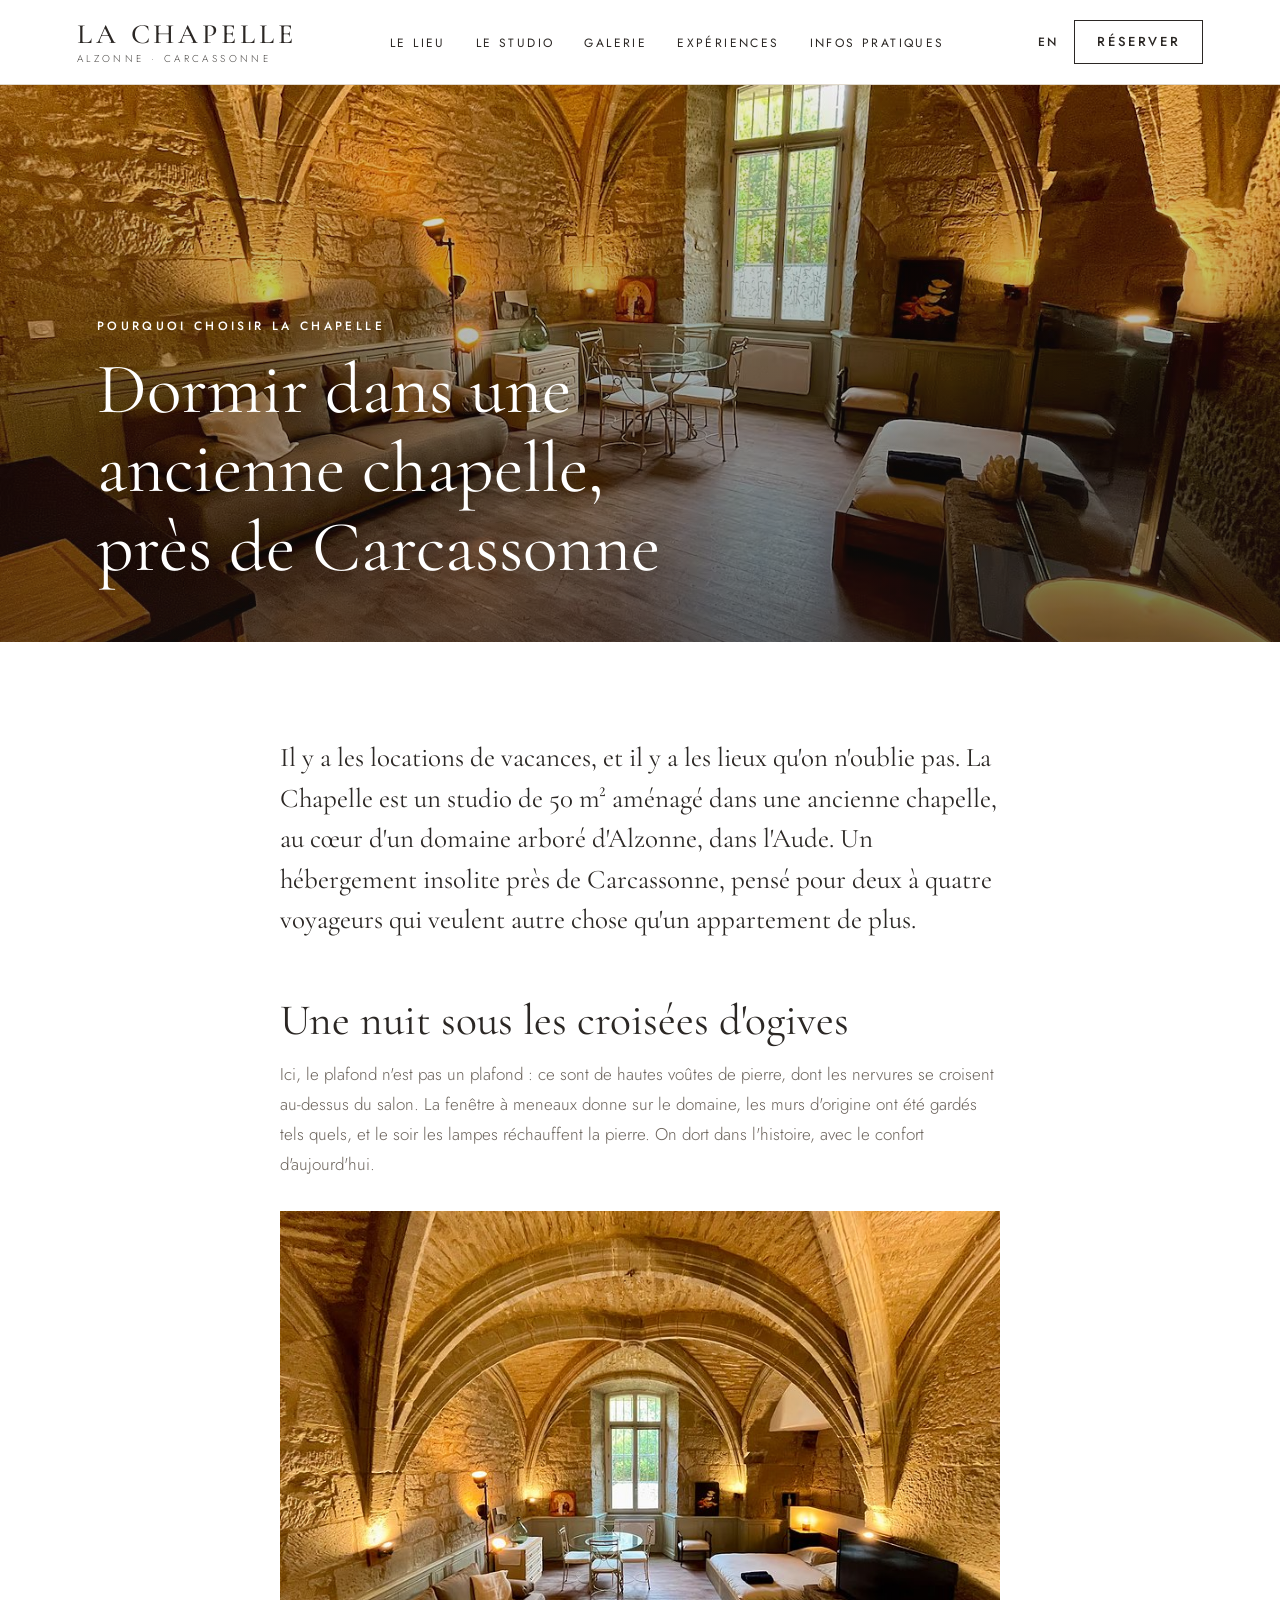
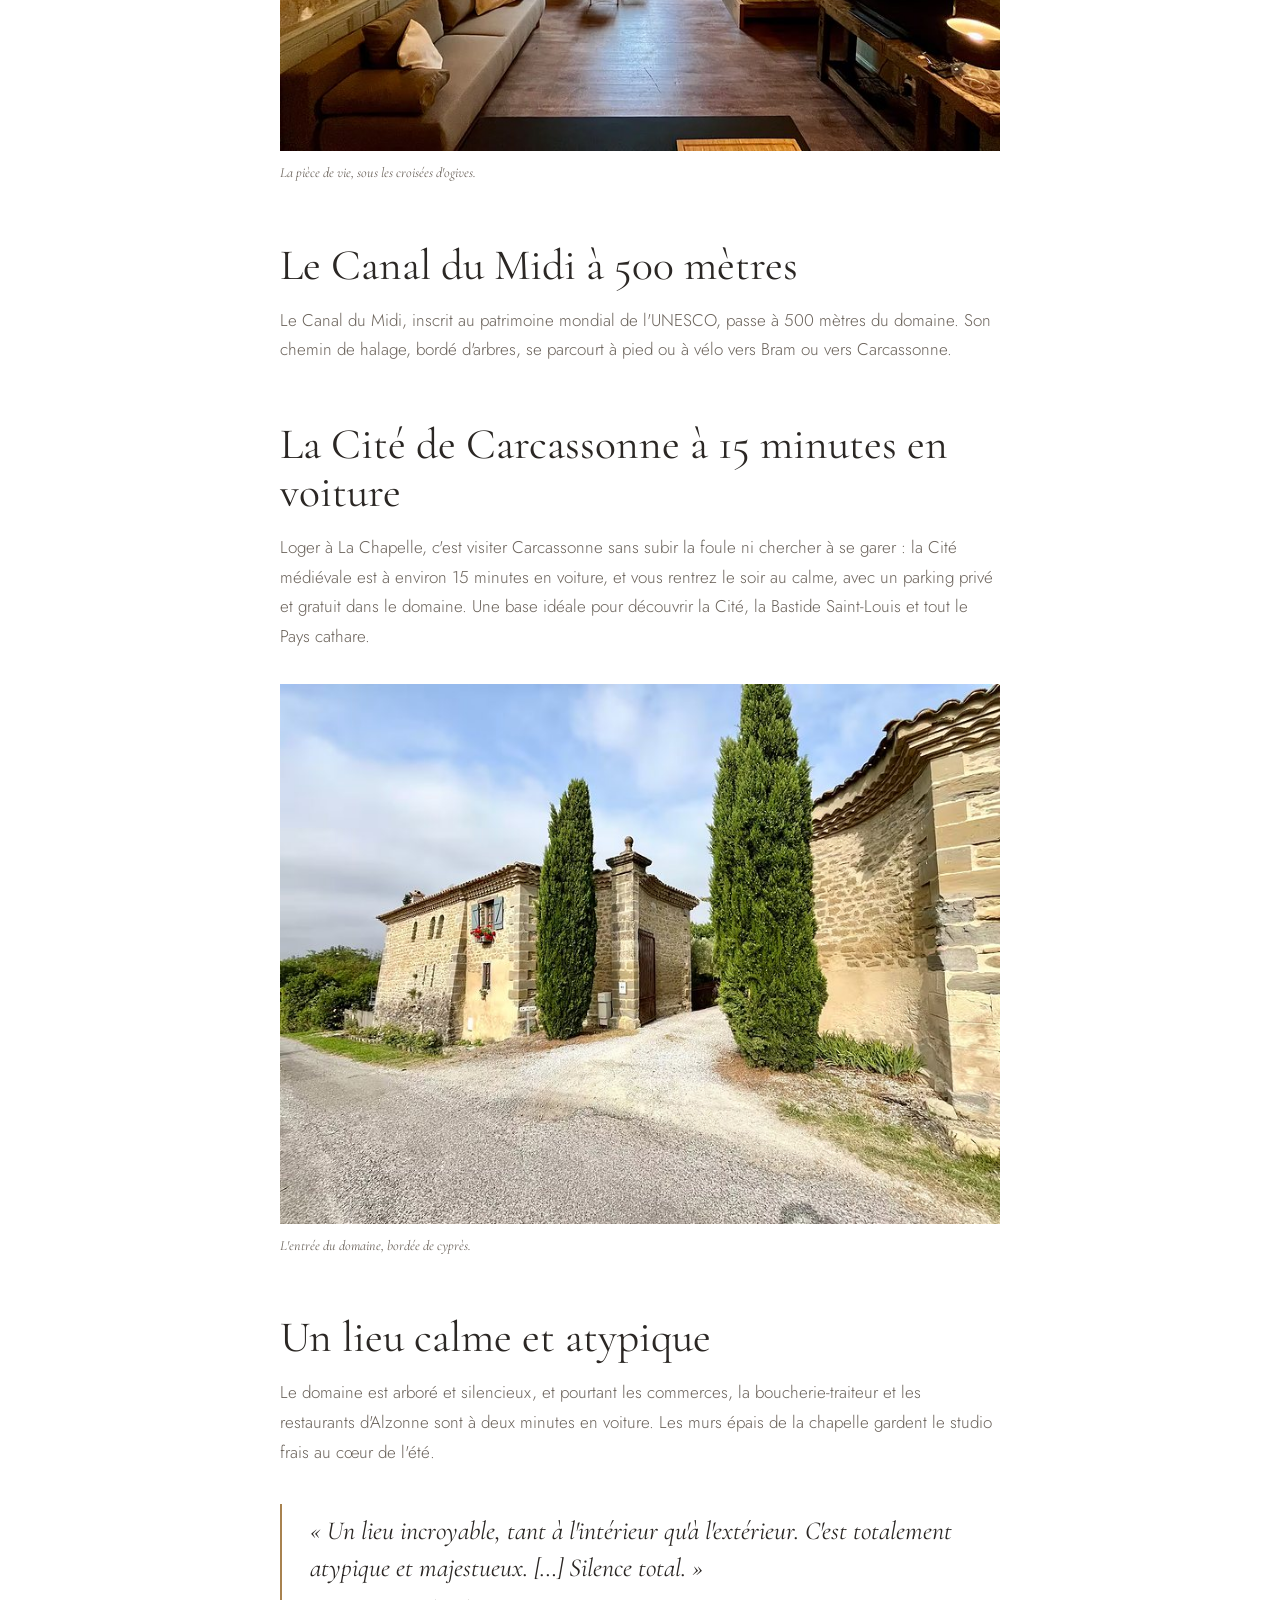
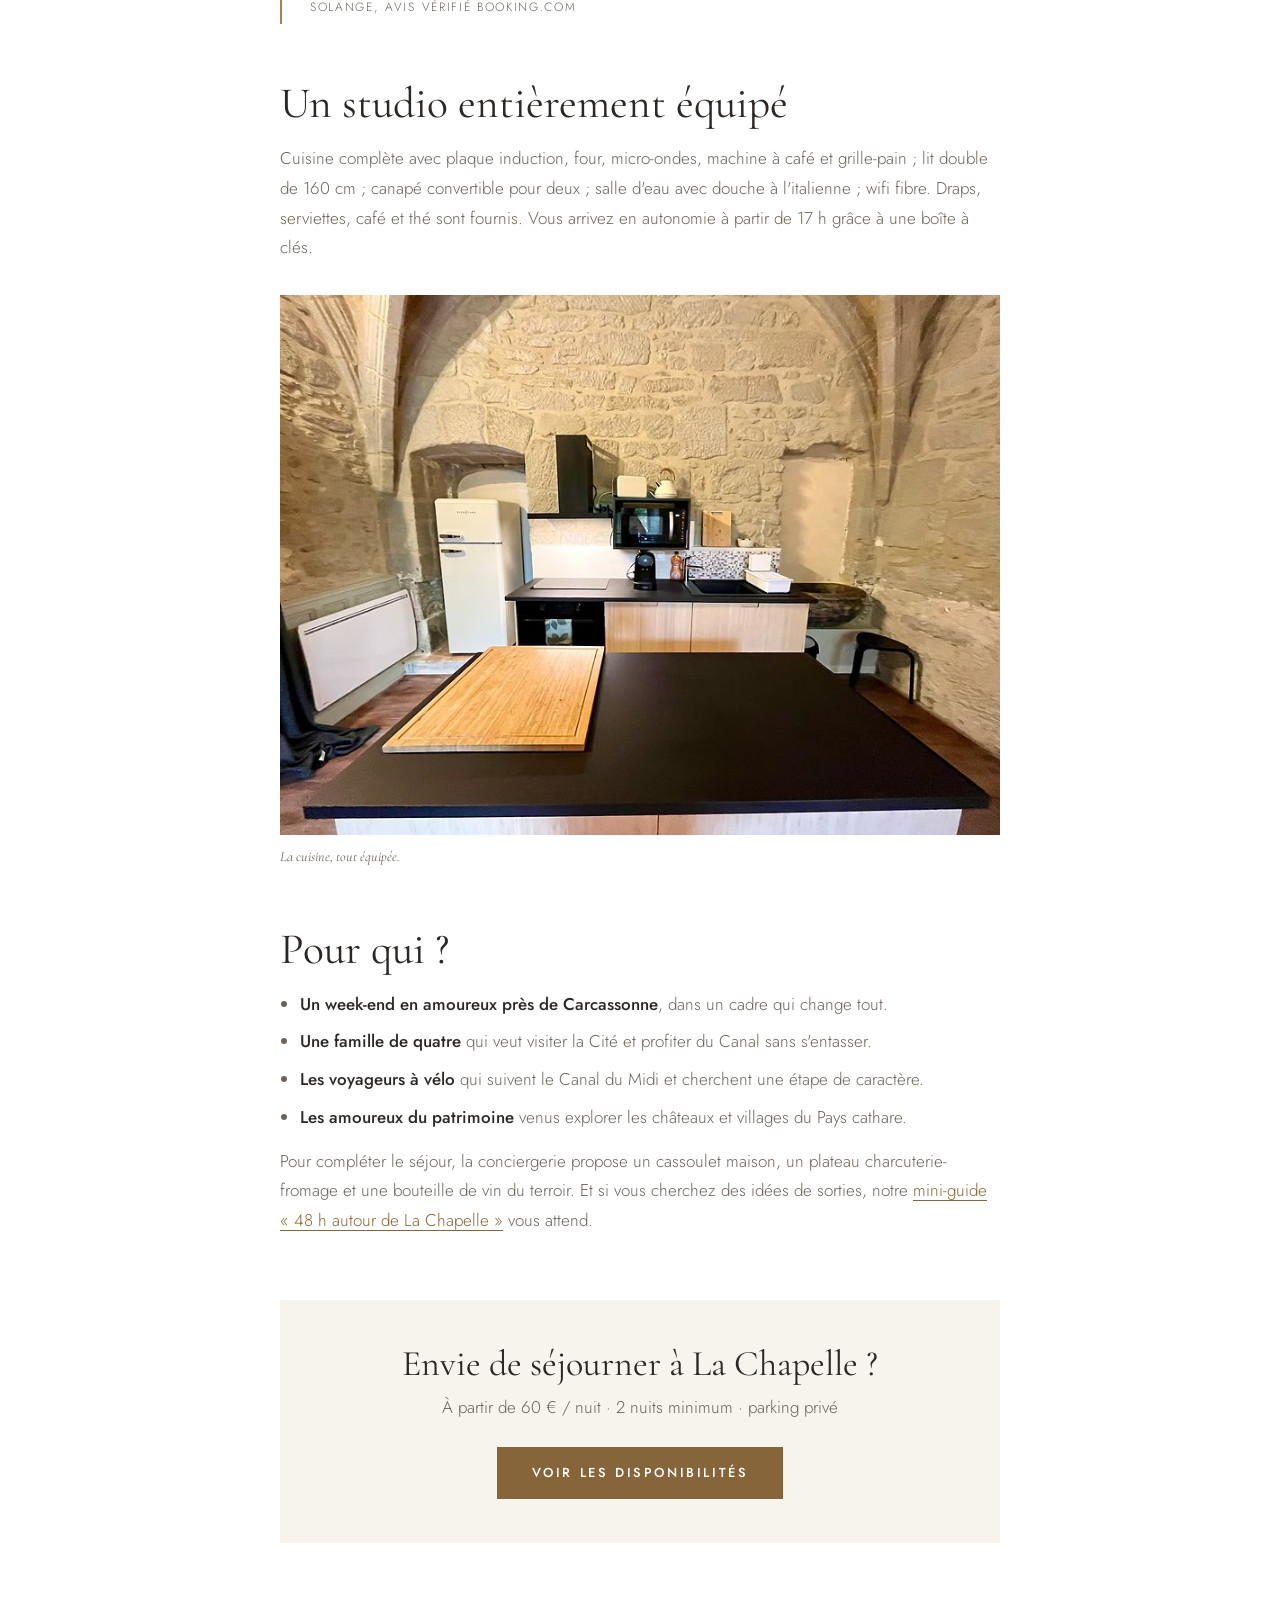
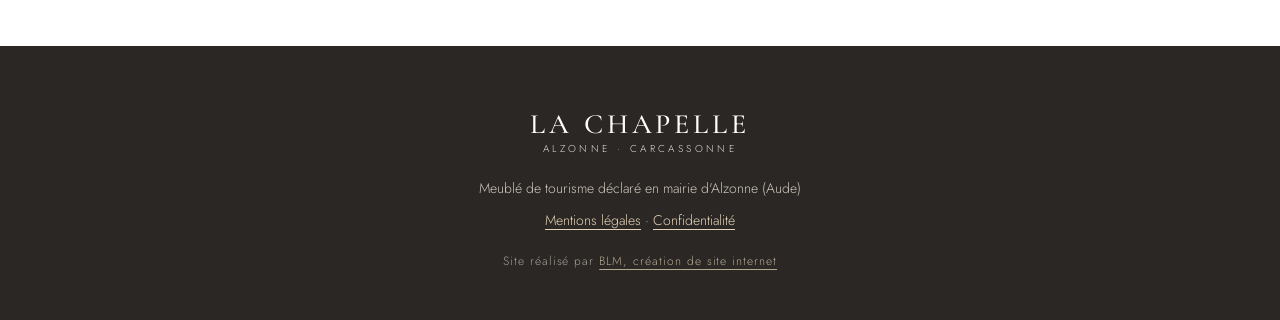
<file: location-insolite-carcassonne.html>
<!doctype html>
<html lang="fr">
<head>
<meta charset="utf-8">
<meta name="viewport" content="width=device-width, initial-scale=1">
<title>Location insolite près de Carcassonne : dormir dans une ancienne chapelle – La Chapelle</title>
<meta name="description" content="Hébergement insolite dans l'Aude : un studio de 50 m² sous les voûtes d'une ancienne chapelle, à 500 m du Canal du Midi et 15 min en voiture de la Cité de Carcassonne.">
<link rel="canonical" href="https://lachapelle-carcassonne.com/location-insolite-carcassonne.html">
<link rel="alternate" hreflang="fr" href="https://lachapelle-carcassonne.com/location-insolite-carcassonne.html"><link rel="alternate" hreflang="en" href="https://lachapelle-carcassonne.com/en/unique-stay-carcassonne.html"><link rel="alternate" hreflang="x-default" href="https://lachapelle-carcassonne.com/location-insolite-carcassonne.html">
<meta property="og:type" content="article"><meta property="og:title" content="Location insolite près de Carcassonne : dormir dans une ancienne chapelle – La Chapelle"><meta property="og:description" content="Hébergement insolite dans l'Aude : un studio de 50 m² sous les voûtes d'une ancienne chapelle, à 500 m du Canal du Midi et 15 min en voiture de la Cité de Carcassonne.">
<meta property="og:url" content="https://lachapelle-carcassonne.com/location-insolite-carcassonne.html"><meta property="og:image" content="https://lachapelle-carcassonne.com/img/voutes-2-1600.jpg"><meta name="twitter:card" content="summary_large_image">
<link rel="icon" href="/favicon.svg" type="image/svg+xml">
<link rel="preload" href="/fonts/cormorant-garamond-latin-400-normal.woff2" as="font" type="font/woff2" crossorigin>
<link rel="stylesheet" href="/style.css">
<script type="application/ld+json">[{"@context": "https://schema.org", "@type": "Article", "headline": "Dormir dans une ancienne chapelle, près de Carcassonne", "description": "Hébergement insolite dans l'Aude : un studio de 50 m² sous les voûtes d'une ancienne chapelle, à 500 m du Canal du Midi et 15 min en voiture de la Cité de Carcassonne.", "inLanguage": "fr", "image": "https://lachapelle-carcassonne.com/img/voutes-2-1600.jpg", "author": {"@type": "Person", "name": "Benjamin Le Moal"}, "mainEntityOfPage": "https://lachapelle-carcassonne.com/location-insolite-carcassonne.html", "about": {"@id": "https://lachapelle-carcassonne.com/#chapelle"}}, {"@context": "https://schema.org", "@type": "BreadcrumbList", "itemListElement": [{"@type": "ListItem", "position": 1, "name": "Accueil", "item": "https://lachapelle-carcassonne.com/"}, {"@type": "ListItem", "position": 2, "name": "Dormir dans une ancienne chapelle, près de Carcassonne", "item": "https://lachapelle-carcassonne.com/location-insolite-carcassonne.html"}]}]</script>
</head>
<body>
<header class="solid">
<div class="nav">
<a class="logo" href="/" aria-label="La Chapelle"><b>La Chapelle</b><small>Alzonne · Carcassonne</small></a>
<ul><li><a href="/#bienvenue">Le lieu</a></li><li><a href="/#studio">Le studio</a></li><li><a href="/#galerie">Galerie</a></li><li><a href="/#experiences">Expériences</a></li><li><a href="/#infos">Infos pratiques</a></li></ul>
<div class="nav-right"><a class="lang" href="/en/unique-stay-carcassonne.html" hreflang="en" lang="en">EN</a><a class="btn" href="/#reserver">Réserver</a></div>
</div>
</header>
<main>
<section class="page-hero">
<img src="/img/voutes-2-1600.jpg" srcset="/img/voutes-2-800.jpg 800w, /img/voutes-2-1600.jpg 1600w" sizes="100vw" width="800" height="600" alt="Les voûtes et la grande fenêtre de la chapelle" decoding="async">
<div class="inner"><p class="label">Pourquoi choisir La Chapelle</p><h1>Dormir dans une ancienne chapelle, près de Carcassonne</h1></div>
</section>
<article class="prose">
<p class="lead">Il y a les locations de vacances, et il y a les lieux qu'on n'oublie pas. La Chapelle est un studio de 50 m² aménagé dans une ancienne chapelle, au cœur d'un domaine arboré d'Alzonne, dans l'Aude. Un hébergement insolite près de Carcassonne, pensé pour deux à quatre voyageurs qui veulent autre chose qu'un appartement de plus.</p>

<h2>Une nuit sous les croisées d'ogives</h2>
<p>Ici, le plafond n'est pas un plafond : ce sont de hautes voûtes de pierre, dont les nervures se croisent au-dessus du salon. La fenêtre à meneaux donne sur le domaine, les murs d'origine ont été gardés tels quels, et le soir les lampes réchauffent la pierre. On dort dans l'histoire, avec le confort d'aujourd'hui.</p>
<figure><img src="/img/voutes-1600.jpg" srcset="/img/voutes-800.jpg 800w, /img/voutes-1600.jpg 1600w" sizes="(max-width:900px) 100vw, 760px" width="800" height="600" alt="La pièce de vie sous les voûtes de la chapelle, éclairée le soir" loading="lazy" decoding="async"><figcaption>La pièce de vie, sous les croisées d'ogives.</figcaption></figure>

<h2>Le Canal du Midi à 500 mètres</h2>
<p>Le Canal du Midi, inscrit au patrimoine mondial de l'UNESCO, passe à 500 mètres du domaine. Son chemin de halage, bordé d'arbres, se parcourt à pied ou à vélo vers Bram ou vers Carcassonne.</p>

<h2>La Cité de Carcassonne à 15 minutes en voiture</h2>
<p>Loger à La Chapelle, c'est visiter Carcassonne sans subir la foule ni chercher à se garer : la Cité médiévale est à environ 15 minutes en voiture, et vous rentrez le soir au calme, avec un parking privé et gratuit dans le domaine. Une base idéale pour découvrir la Cité, la Bastide Saint-Louis et tout le Pays cathare.</p>
<figure><img src="/img/domaine-1600.jpg" srcset="/img/domaine-800.jpg 800w, /img/domaine-1600.jpg 1600w" sizes="(max-width:900px) 100vw, 760px" width="800" height="600" alt="L'entrée du domaine bordée de cyprès" loading="lazy" decoding="async"><figcaption>L'entrée du domaine, bordée de cyprès.</figcaption></figure>

<h2>Un lieu calme et atypique</h2>
<p>Le domaine est arboré et silencieux, et pourtant les commerces, la boucherie-traiteur et les restaurants d'Alzonne sont à deux minutes en voiture. Les murs épais de la chapelle gardent le studio frais au cœur de l'été.</p>
<blockquote class="pull">« Un lieu incroyable, tant à l'intérieur qu'à l'extérieur. C'est totalement atypique et majestueux. […] Silence total. »<cite>Solange, avis vérifié Booking.com</cite></blockquote>

<h2>Un studio entièrement équipé</h2>
<p>Cuisine complète avec plaque induction, four, micro-ondes, machine à café et grille-pain ; lit double de 160 cm ; canapé convertible pour deux ; salle d'eau avec douche à l'italienne ; wifi fibre. Draps, serviettes, café et thé sont fournis. Vous arrivez en autonomie à partir de 17 h grâce à une boîte à clés.</p>
<figure><img src="/img/cuisine-ilot-1600.jpg" srcset="/img/cuisine-ilot-800.jpg 800w, /img/cuisine-ilot-1600.jpg 1600w" sizes="(max-width:900px) 100vw, 760px" width="800" height="600" alt="La cuisine équipée sous la voûte" loading="lazy" decoding="async"><figcaption>La cuisine, tout équipée.</figcaption></figure>

<h2>Pour qui ?</h2>
<ul>
<li><strong>Un week-end en amoureux près de Carcassonne</strong>, dans un cadre qui change tout.</li>
<li><strong>Une famille de quatre</strong> qui veut visiter la Cité et profiter du Canal sans s'entasser.</li>
<li><strong>Les voyageurs à vélo</strong> qui suivent le Canal du Midi et cherchent une étape de caractère.</li>
<li><strong>Les amoureux du patrimoine</strong> venus explorer les châteaux et villages du Pays cathare.</li>
</ul>
<p>Pour compléter le séjour, la conciergerie propose un cassoulet maison, un plateau charcuterie-fromage et une bouteille de vin du terroir. Et si vous cherchez des idées de sorties, notre <a href="/que-faire-autour-de-carcassonne.html">mini-guide « 48 h autour de La Chapelle »</a> vous attend.</p>
<aside class="cta-box">
<h2>Envie de séjourner à La Chapelle ?</h2>
<p>À partir de 60 € / nuit · 2 nuits minimum · parking privé</p>
<a class="btn gold" href="/#reserver">Voir les disponibilités</a>
</aside>
</article>
</main>
<footer>
<a class="logo" href="/" aria-label="La Chapelle"><b>La Chapelle</b><small>Alzonne · Carcassonne</small></a>
<p>Meublé de tourisme déclaré en mairie d'Alzonne (Aude)</p>
<p><a href="/mentions-legales.html">Mentions légales</a> · <a href="/politique-confidentialite.html">Confidentialité</a></p>
<p class="credit">Site réalisé par <a href="https://www.blm-online.fr/" target="_blank" rel="noopener">BLM, création de site internet</a></p>
</footer>
</body>
</html>
</file>
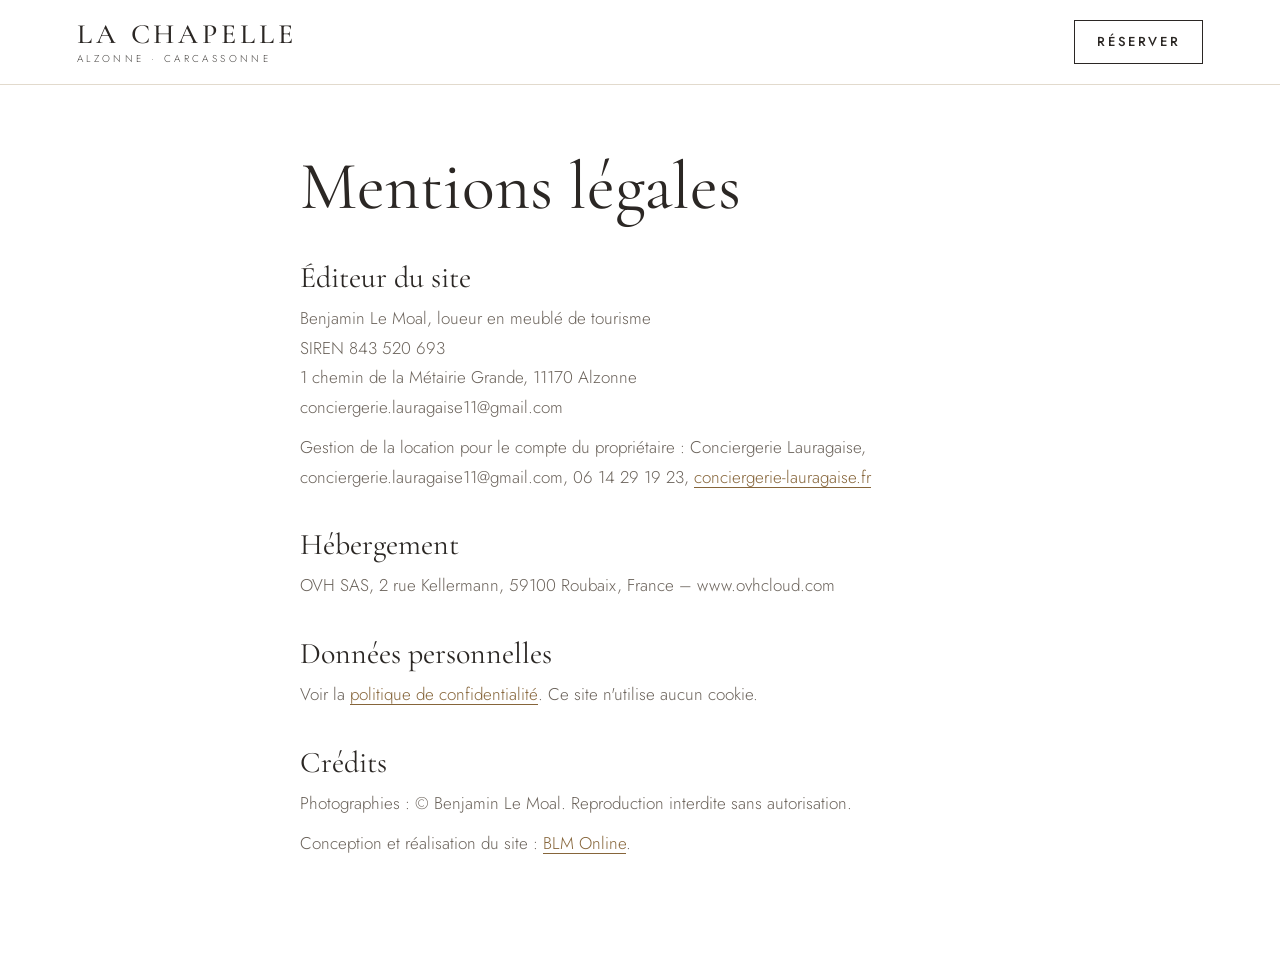
<file: mentions-legales.html>
<!doctype html>
<html lang="fr"><head><meta charset="utf-8"><meta name="viewport" content="width=device-width, initial-scale=1"><title>Mentions légales – La Chapelle</title><meta name="robots" content="noindex"><link rel="icon" href="favicon.svg" type="image/svg+xml"><link rel="stylesheet" href="style.css"></head>
<body><header class="solid"><div class="nav"><a class="logo" href="/"><b>La Chapelle</b><small>Alzonne · Carcassonne</small></a><a class="btn" href="/#reserver">Réserver</a></div></header>
<main class="page"><h1>Mentions légales</h1>
<h2>Éditeur du site</h2>
<p>Benjamin Le Moal, loueur en meublé de tourisme<br>SIREN 843 520 693<br>1 chemin de la Métairie Grande, 11170 Alzonne<br>conciergerie.lauragaise11@gmail.com</p>
<p>Gestion de la location pour le compte du propriétaire : Conciergerie Lauragaise, conciergerie.lauragaise11@gmail.com, 06 14 29 19 23, <a href="https://conciergerie-lauragaise.fr" target="_blank" rel="noopener">conciergerie-lauragaise.fr</a></p>
<h2>Hébergement</h2>
<p>OVH SAS, 2 rue Kellermann, 59100 Roubaix, France – www.ovhcloud.com</p>
<h2>Données personnelles</h2>
<p>Voir la <a href="/politique-confidentialite.html">politique de confidentialité</a>. Ce site n'utilise aucun cookie.</p>
<h2>Crédits</h2>
<p>Photographies : © Benjamin Le Moal. Reproduction interdite sans autorisation.</p>
<p>Conception et réalisation du site : <a href="https://www.blm-online.fr" target="_blank" rel="noopener">BLM Online</a>.</p></main></body></html>
</file>
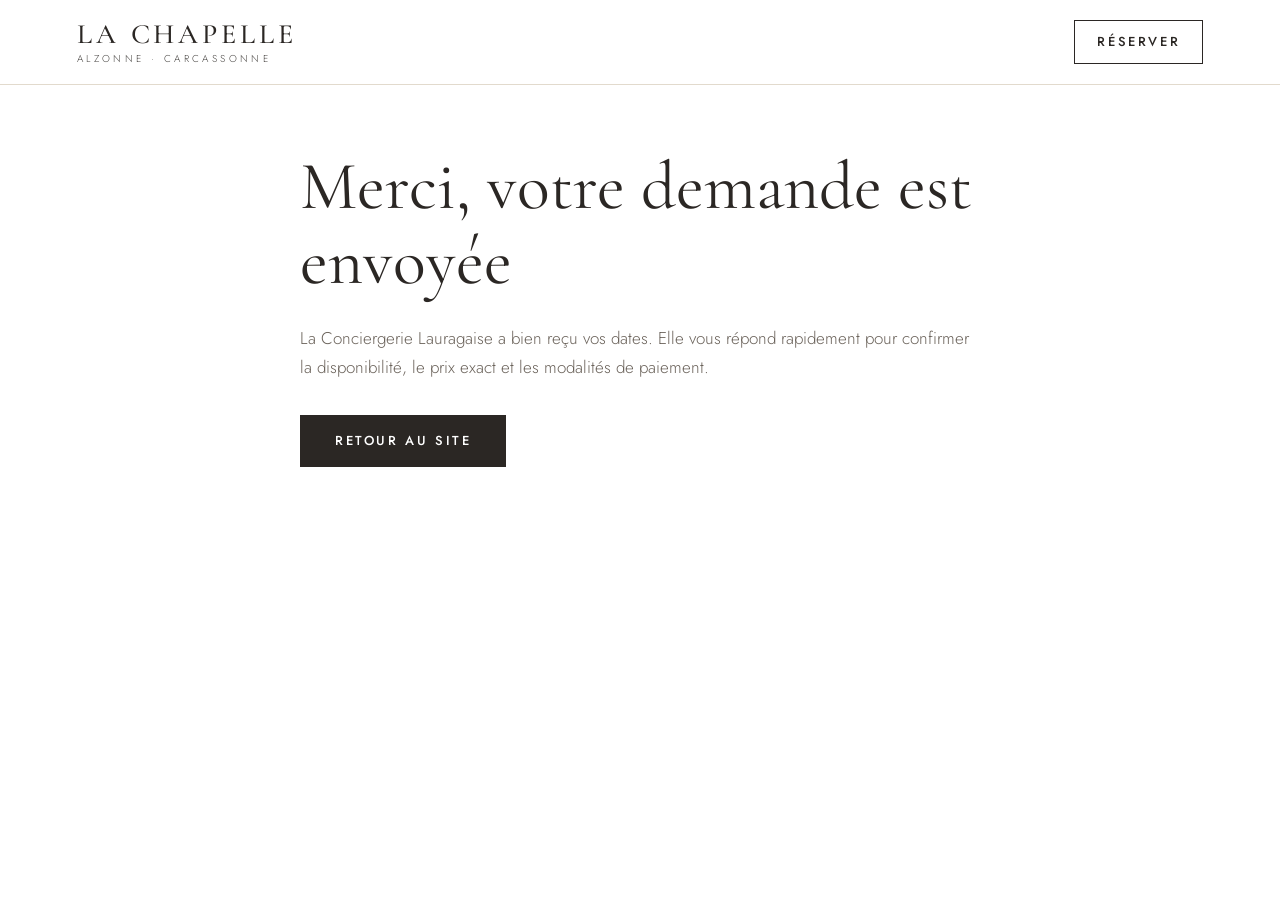
<file: merci.html>
<!doctype html>
<html lang="fr"><head><meta charset="utf-8"><meta name="viewport" content="width=device-width, initial-scale=1"><title>Demande envoyée – La Chapelle</title><meta name="robots" content="noindex"><link rel="icon" href="favicon.svg" type="image/svg+xml"><link rel="stylesheet" href="style.css"></head>
<body><header class="solid"><div class="nav"><a class="logo" href="/"><b>La Chapelle</b><small>Alzonne · Carcassonne</small></a><a class="btn" href="/#reserver">Réserver</a></div></header>
<main class="page"><h1>Merci, votre demande est envoyée</h1>
<p>La Conciergerie Lauragaise a bien reçu vos dates. Elle vous répond rapidement pour confirmer la disponibilité, le prix exact et les modalités de paiement.</p>
<p style="margin-top:32px"><a class="btn" href="/">Retour au site</a></p></main></body></html>
</file>
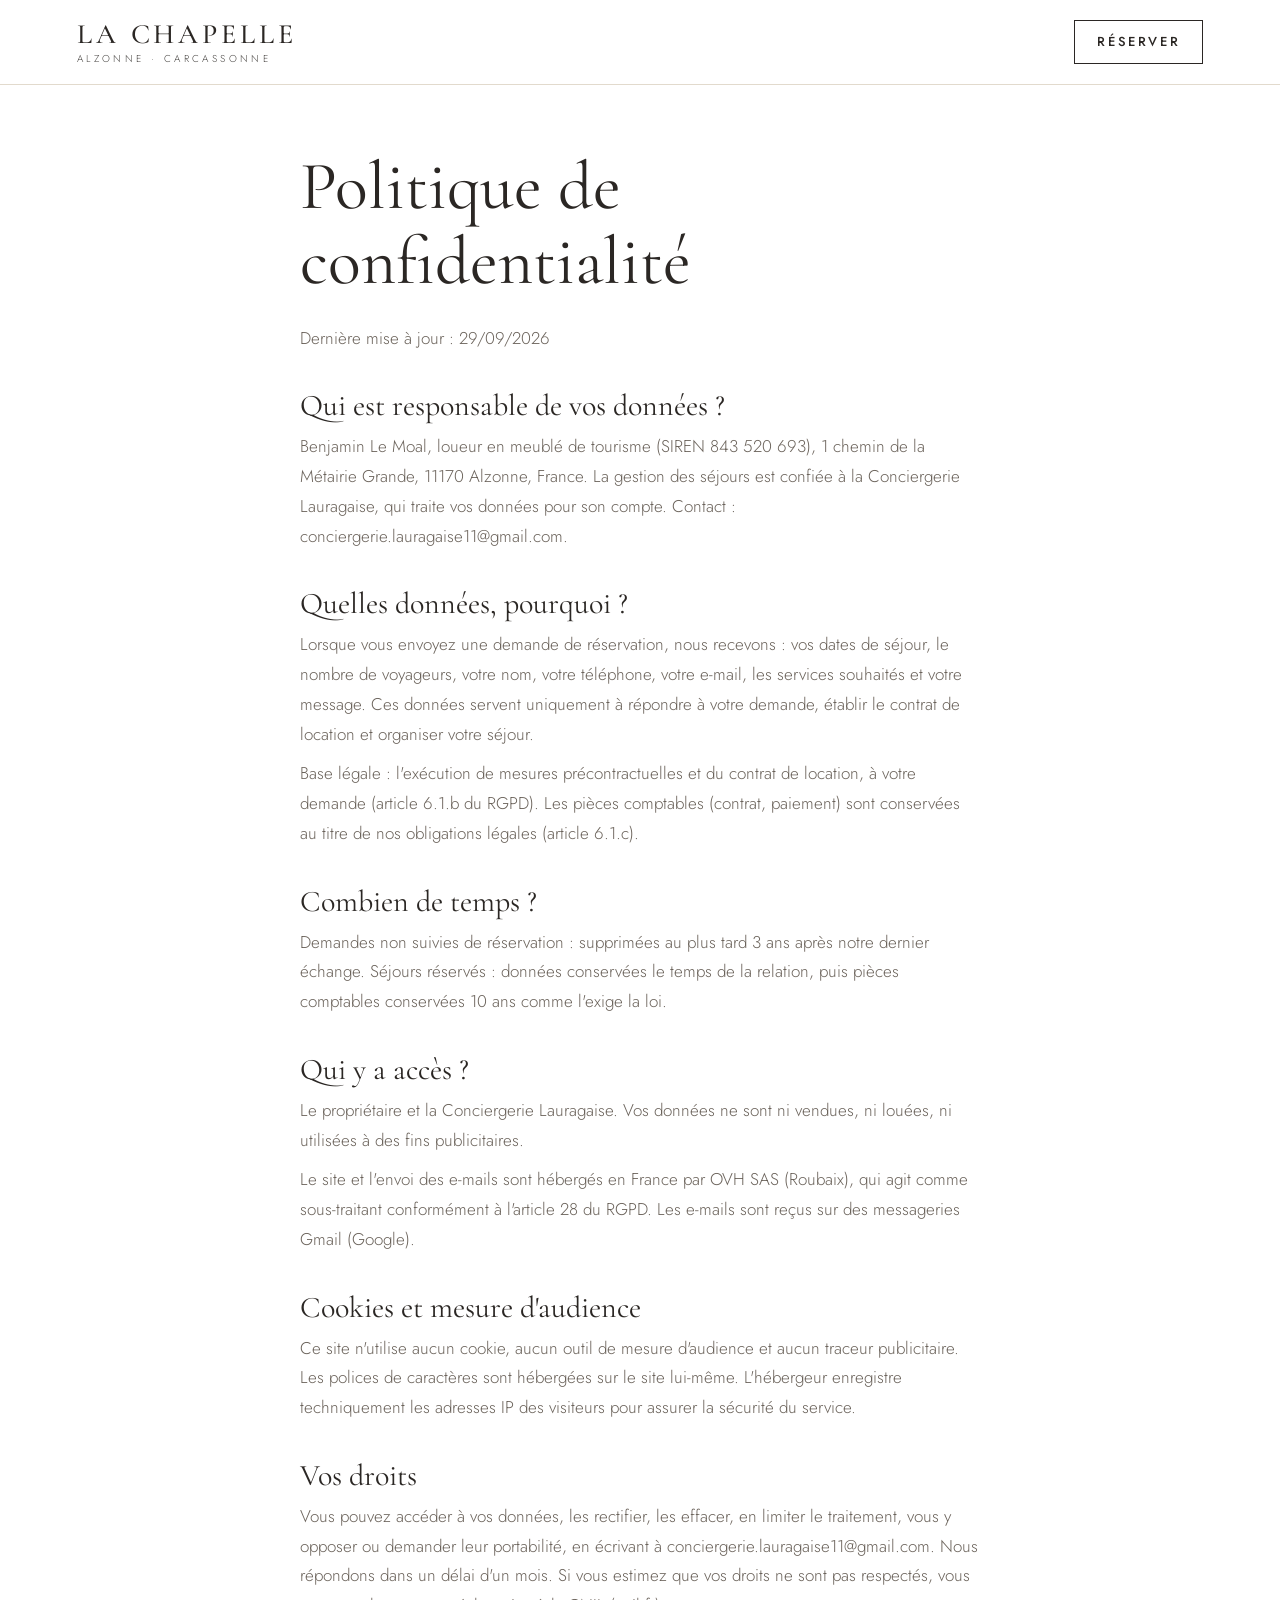
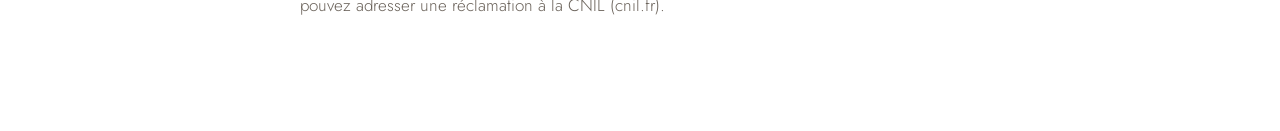
<file: politique-confidentialite.html>
<!doctype html>
<html lang="fr"><head><meta charset="utf-8"><meta name="viewport" content="width=device-width, initial-scale=1"><title>Politique de confidentialité – La Chapelle</title><meta name="robots" content="noindex"><link rel="icon" href="favicon.svg" type="image/svg+xml"><link rel="stylesheet" href="style.css"></head>
<body><header class="solid"><div class="nav"><a class="logo" href="/"><b>La Chapelle</b><small>Alzonne · Carcassonne</small></a><a class="btn" href="/#reserver">Réserver</a></div></header>
<main class="page"><h1>Politique de confidentialité</h1>
<p>Dernière mise à jour : 29/09/2026</p>
<h2>Qui est responsable de vos données ?</h2>
<p>Benjamin Le Moal, loueur en meublé de tourisme (SIREN 843 520 693), 1 chemin de la Métairie Grande, 11170 Alzonne, France. La gestion des séjours est confiée à la Conciergerie Lauragaise, qui traite vos données pour son compte. Contact : conciergerie.lauragaise11@gmail.com.</p>
<h2>Quelles données, pourquoi ?</h2>
<p>Lorsque vous envoyez une demande de réservation, nous recevons : vos dates de séjour, le nombre de voyageurs, votre nom, votre téléphone, votre e-mail, les services souhaités et votre message. Ces données servent uniquement à répondre à votre demande, établir le contrat de location et organiser votre séjour.</p>
<p>Base légale : l'exécution de mesures précontractuelles et du contrat de location, à votre demande (article 6.1.b du RGPD). Les pièces comptables (contrat, paiement) sont conservées au titre de nos obligations légales (article 6.1.c).</p>
<h2>Combien de temps ?</h2>
<p>Demandes non suivies de réservation : supprimées au plus tard 3 ans après notre dernier échange. Séjours réservés : données conservées le temps de la relation, puis pièces comptables conservées 10 ans comme l'exige la loi.</p>
<h2>Qui y a accès ?</h2>
<p>Le propriétaire et la Conciergerie Lauragaise. Vos données ne sont ni vendues, ni louées, ni utilisées à des fins publicitaires.</p>
<p>Le site et l'envoi des e-mails sont hébergés en France par OVH SAS (Roubaix), qui agit comme sous-traitant conformément à l'article 28 du RGPD. Les e-mails sont reçus sur des messageries Gmail (Google).</p>
<h2>Cookies et mesure d'audience</h2>
<p>Ce site n'utilise aucun cookie, aucun outil de mesure d'audience et aucun traceur publicitaire. Les polices de caractères sont hébergées sur le site lui-même. L'hébergeur enregistre techniquement les adresses IP des visiteurs pour assurer la sécurité du service.</p>
<h2>Vos droits</h2>
<p>Vous pouvez accéder à vos données, les rectifier, les effacer, en limiter le traitement, vous y opposer ou demander leur portabilité, en écrivant à conciergerie.lauragaise11@gmail.com. Nous répondons dans un délai d'un mois. Si vous estimez que vos droits ne sont pas respectés, vous pouvez adresser une réclamation à la CNIL (cnil.fr).</p>
</main></body></html>
</file>
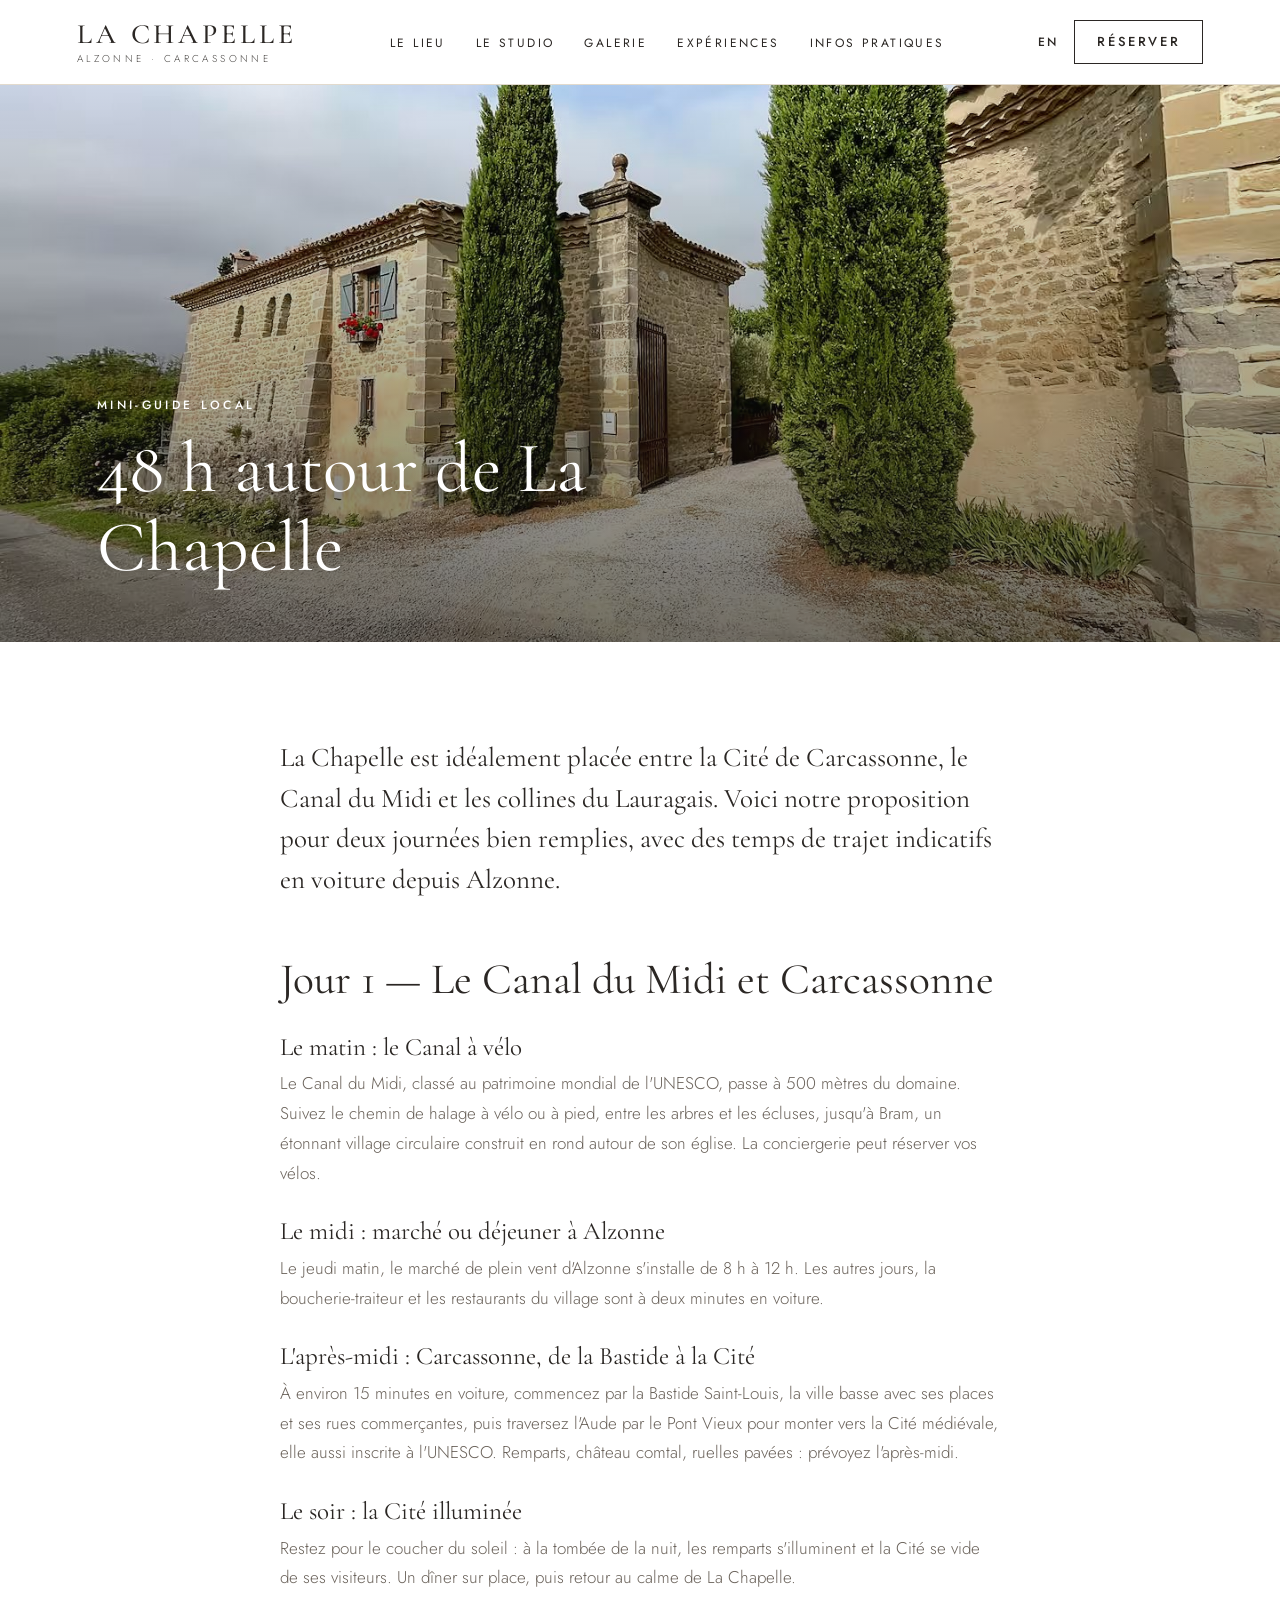
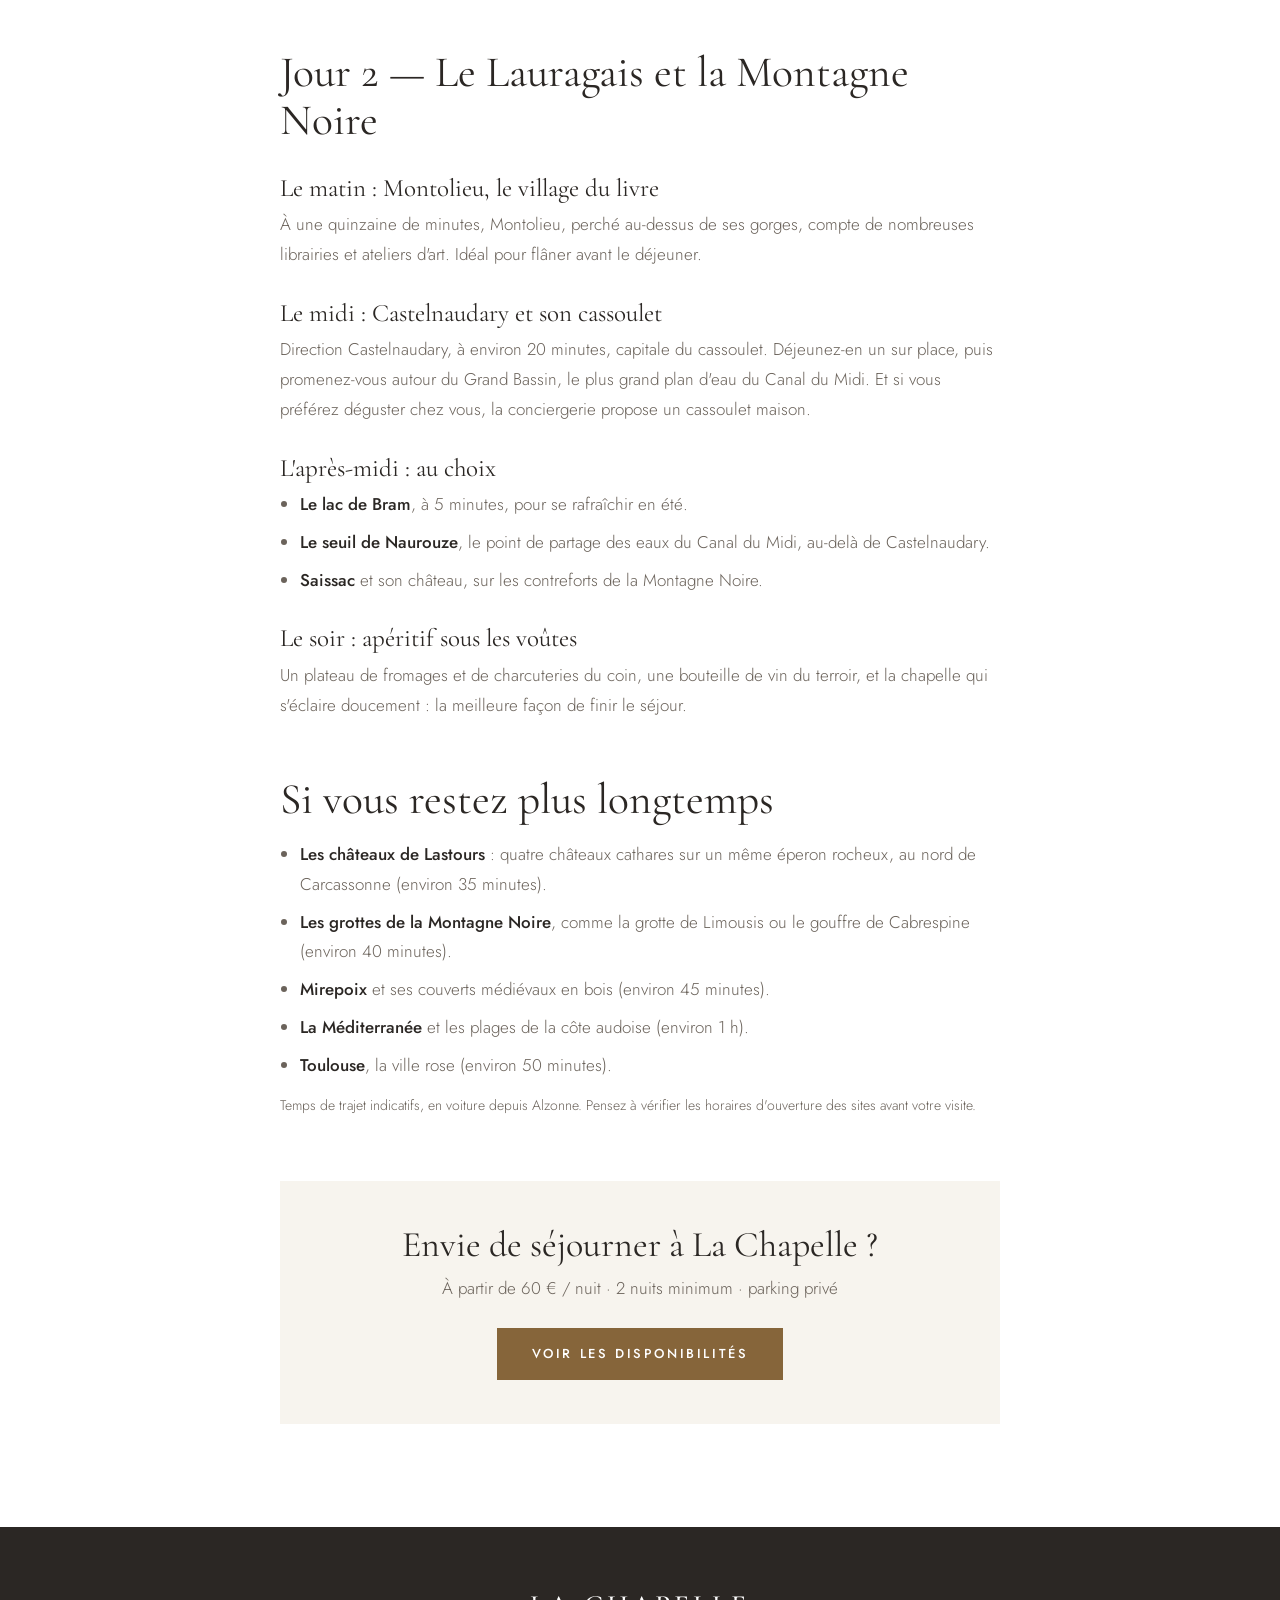
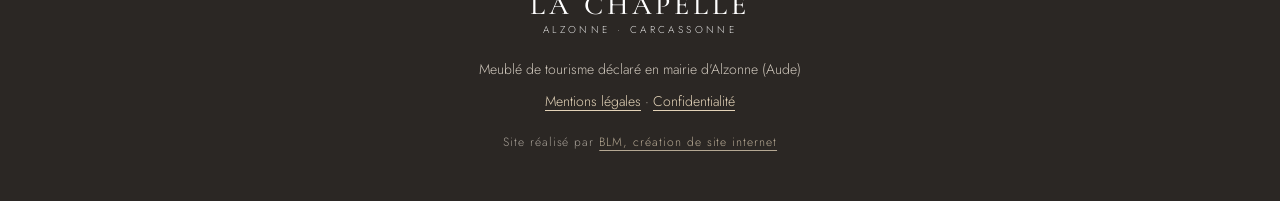
<file: que-faire-autour-de-carcassonne.html>
<!doctype html>
<html lang="fr">
<head>
<meta charset="utf-8">
<meta name="viewport" content="width=device-width, initial-scale=1">
<title>Que faire autour de Carcassonne ? 48 h entre Canal du Midi et Pays cathare – La Chapelle</title>
<meta name="description" content="Notre mini-guide pour 48 h autour de Carcassonne : Canal du Midi à vélo, Cité médiévale, Castelnaudary et son cassoulet, Montolieu, châteaux de Lastours.">
<link rel="canonical" href="https://lachapelle-carcassonne.com/que-faire-autour-de-carcassonne.html">
<link rel="alternate" hreflang="fr" href="https://lachapelle-carcassonne.com/que-faire-autour-de-carcassonne.html"><link rel="alternate" hreflang="en" href="https://lachapelle-carcassonne.com/en/things-to-do-around-carcassonne.html"><link rel="alternate" hreflang="x-default" href="https://lachapelle-carcassonne.com/que-faire-autour-de-carcassonne.html">
<meta property="og:type" content="article"><meta property="og:title" content="Que faire autour de Carcassonne ? 48 h entre Canal du Midi et Pays cathare – La Chapelle"><meta property="og:description" content="Notre mini-guide pour 48 h autour de Carcassonne : Canal du Midi à vélo, Cité médiévale, Castelnaudary et son cassoulet, Montolieu, châteaux de Lastours.">
<meta property="og:url" content="https://lachapelle-carcassonne.com/que-faire-autour-de-carcassonne.html"><meta property="og:image" content="https://lachapelle-carcassonne.com/img/domaine-1600.jpg"><meta name="twitter:card" content="summary_large_image">
<link rel="icon" href="/favicon.svg" type="image/svg+xml">
<link rel="preload" href="/fonts/cormorant-garamond-latin-400-normal.woff2" as="font" type="font/woff2" crossorigin>
<link rel="stylesheet" href="/style.css">
<script type="application/ld+json">[{"@context": "https://schema.org", "@type": "Article", "headline": "48 h autour de La Chapelle", "description": "Notre mini-guide pour 48 h autour de Carcassonne : Canal du Midi à vélo, Cité médiévale, Castelnaudary et son cassoulet, Montolieu, châteaux de Lastours.", "inLanguage": "fr", "image": "https://lachapelle-carcassonne.com/img/domaine-1600.jpg", "author": {"@type": "Person", "name": "Benjamin Le Moal"}, "mainEntityOfPage": "https://lachapelle-carcassonne.com/que-faire-autour-de-carcassonne.html", "about": {"@id": "https://lachapelle-carcassonne.com/#chapelle"}}, {"@context": "https://schema.org", "@type": "BreadcrumbList", "itemListElement": [{"@type": "ListItem", "position": 1, "name": "Accueil", "item": "https://lachapelle-carcassonne.com/"}, {"@type": "ListItem", "position": 2, "name": "48 h autour de La Chapelle", "item": "https://lachapelle-carcassonne.com/que-faire-autour-de-carcassonne.html"}]}]</script>
</head>
<body>
<header class="solid">
<div class="nav">
<a class="logo" href="/" aria-label="La Chapelle"><b>La Chapelle</b><small>Alzonne · Carcassonne</small></a>
<ul><li><a href="/#bienvenue">Le lieu</a></li><li><a href="/#studio">Le studio</a></li><li><a href="/#galerie">Galerie</a></li><li><a href="/#experiences">Expériences</a></li><li><a href="/#infos">Infos pratiques</a></li></ul>
<div class="nav-right"><a class="lang" href="/en/things-to-do-around-carcassonne.html" hreflang="en" lang="en">EN</a><a class="btn" href="/#reserver">Réserver</a></div>
</div>
</header>
<main>
<section class="page-hero">
<img src="/img/domaine-1600.jpg" srcset="/img/domaine-800.jpg 800w, /img/domaine-1600.jpg 1600w" sizes="100vw" width="800" height="600" alt="L'entrée du domaine bordée de cyprès" decoding="async">
<div class="inner"><p class="label">Mini-guide local</p><h1>48 h autour de La Chapelle</h1></div>
</section>
<article class="prose">
<p class="lead">La Chapelle est idéalement placée entre la Cité de Carcassonne, le Canal du Midi et les collines du Lauragais. Voici notre proposition pour deux journées bien remplies, avec des temps de trajet indicatifs en voiture depuis Alzonne.</p>

<h2>Jour 1 — Le Canal du Midi et Carcassonne</h2>
<h3>Le matin : le Canal à vélo</h3>
<p>Le Canal du Midi, classé au patrimoine mondial de l'UNESCO, passe à 500 mètres du domaine. Suivez le chemin de halage à vélo ou à pied, entre les arbres et les écluses, jusqu'à Bram, un étonnant village circulaire construit en rond autour de son église. La conciergerie peut réserver vos vélos.</p>
<h3>Le midi : marché ou déjeuner à Alzonne</h3>
<p>Le jeudi matin, le marché de plein vent d'Alzonne s'installe de 8 h à 12 h. Les autres jours, la boucherie-traiteur et les restaurants du village sont à deux minutes en voiture.</p>
<h3>L'après-midi : Carcassonne, de la Bastide à la Cité</h3>
<p>À environ 15 minutes en voiture, commencez par la Bastide Saint-Louis, la ville basse avec ses places et ses rues commerçantes, puis traversez l'Aude par le Pont Vieux pour monter vers la Cité médiévale, elle aussi inscrite à l'UNESCO. Remparts, château comtal, ruelles pavées : prévoyez l'après-midi.</p>
<h3>Le soir : la Cité illuminée</h3>
<p>Restez pour le coucher du soleil : à la tombée de la nuit, les remparts s'illuminent et la Cité se vide de ses visiteurs. Un dîner sur place, puis retour au calme de La Chapelle.</p>

<h2>Jour 2 — Le Lauragais et la Montagne Noire</h2>
<h3>Le matin : Montolieu, le village du livre</h3>
<p>À une quinzaine de minutes, Montolieu, perché au-dessus de ses gorges, compte de nombreuses librairies et ateliers d'art. Idéal pour flâner avant le déjeuner.</p>
<h3>Le midi : Castelnaudary et son cassoulet</h3>
<p>Direction Castelnaudary, à environ 20 minutes, capitale du cassoulet. Déjeunez-en un sur place, puis promenez-vous autour du Grand Bassin, le plus grand plan d'eau du Canal du Midi. Et si vous préférez déguster chez vous, la conciergerie propose un cassoulet maison.</p>
<h3>L'après-midi : au choix</h3>
<ul>
<li><strong>Le lac de Bram</strong>, à 5 minutes, pour se rafraîchir en été.</li>
<li><strong>Le seuil de Naurouze</strong>, le point de partage des eaux du Canal du Midi, au-delà de Castelnaudary.</li>
<li><strong>Saissac</strong> et son château, sur les contreforts de la Montagne Noire.</li>
</ul>
<h3>Le soir : apéritif sous les voûtes</h3>
<p>Un plateau de fromages et de charcuteries du coin, une bouteille de vin du terroir, et la chapelle qui s'éclaire doucement : la meilleure façon de finir le séjour.</p>

<h2>Si vous restez plus longtemps</h2>
<ul>
<li><strong>Les châteaux de Lastours</strong> : quatre châteaux cathares sur un même éperon rocheux, au nord de Carcassonne (environ 35 minutes).</li>
<li><strong>Les grottes de la Montagne Noire</strong>, comme la grotte de Limousis ou le gouffre de Cabrespine (environ 40 minutes).</li>
<li><strong>Mirepoix</strong> et ses couverts médiévaux en bois (environ 45 minutes).</li>
<li><strong>La Méditerranée</strong> et les plages de la côte audoise (environ 1 h).</li>
<li><strong>Toulouse</strong>, la ville rose (environ 50 minutes).</li>
</ul>
<p class="small">Temps de trajet indicatifs, en voiture depuis Alzonne. Pensez à vérifier les horaires d'ouverture des sites avant votre visite.</p>
<aside class="cta-box">
<h2>Envie de séjourner à La Chapelle ?</h2>
<p>À partir de 60 € / nuit · 2 nuits minimum · parking privé</p>
<a class="btn gold" href="/#reserver">Voir les disponibilités</a>
</aside>
</article>
</main>
<footer>
<a class="logo" href="/" aria-label="La Chapelle"><b>La Chapelle</b><small>Alzonne · Carcassonne</small></a>
<p>Meublé de tourisme déclaré en mairie d'Alzonne (Aude)</p>
<p><a href="/mentions-legales.html">Mentions légales</a> · <a href="/politique-confidentialite.html">Confidentialité</a></p>
<p class="credit">Site réalisé par <a href="https://www.blm-online.fr/" target="_blank" rel="noopener">BLM, création de site internet</a></p>
</footer>
</body>
</html>
</file>
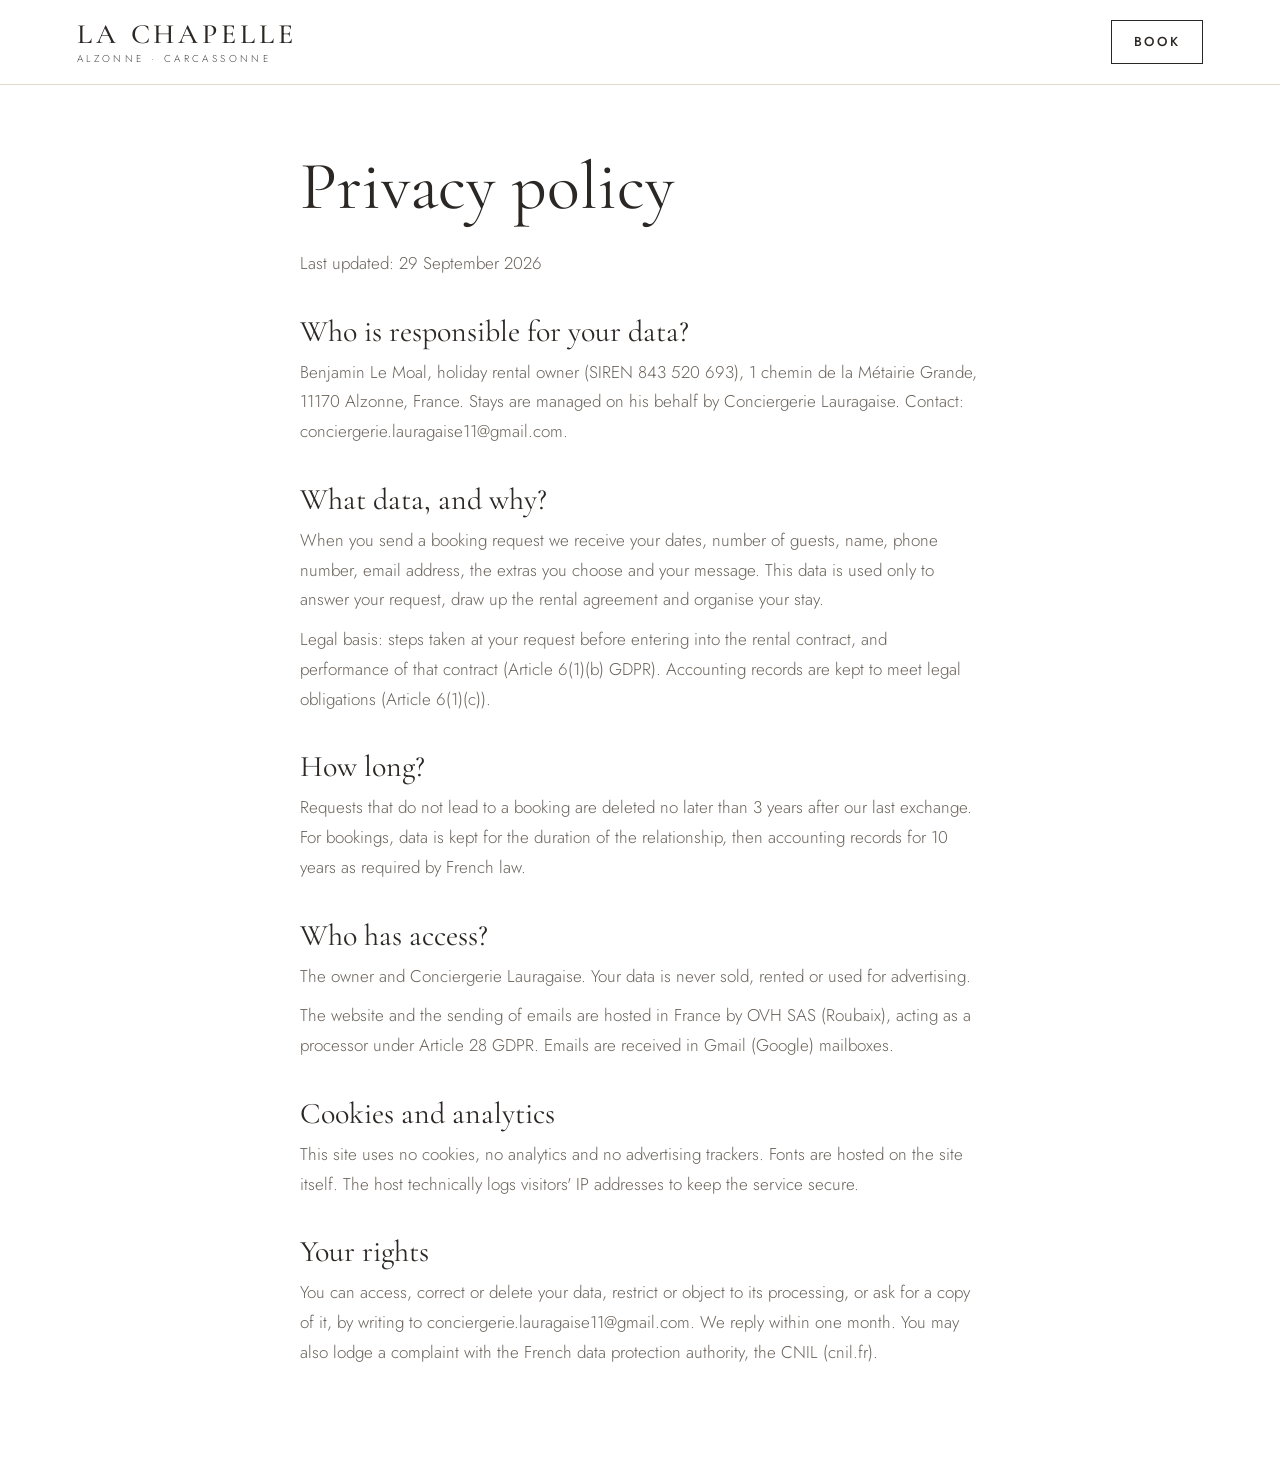
<file: en/privacy.html>
<!doctype html>
<html lang="en"><head><meta charset="utf-8"><meta name="viewport" content="width=device-width, initial-scale=1"><title>Privacy policy – La Chapelle</title><meta name="robots" content="noindex"><link rel="icon" href="../favicon.svg" type="image/svg+xml"><link rel="stylesheet" href="../style.css"></head>
<body><header class="solid"><div class="nav"><a class="logo" href="/en/"><b>La Chapelle</b><small>Alzonne · Carcassonne</small></a><a class="btn" href="/en/#reserver">Book</a></div></header>
<main class="page"><h1>Privacy policy</h1>
<p>Last updated: 29 September 2026</p>
<h2>Who is responsible for your data?</h2>
<p>Benjamin Le Moal, holiday rental owner (SIREN 843 520 693), 1 chemin de la Métairie Grande, 11170 Alzonne, France. Stays are managed on his behalf by Conciergerie Lauragaise. Contact: conciergerie.lauragaise11@gmail.com.</p>
<h2>What data, and why?</h2>
<p>When you send a booking request we receive your dates, number of guests, name, phone number, email address, the extras you choose and your message. This data is used only to answer your request, draw up the rental agreement and organise your stay.</p>
<p>Legal basis: steps taken at your request before entering into the rental contract, and performance of that contract (Article 6(1)(b) GDPR). Accounting records are kept to meet legal obligations (Article 6(1)(c)).</p>
<h2>How long?</h2>
<p>Requests that do not lead to a booking are deleted no later than 3 years after our last exchange. For bookings, data is kept for the duration of the relationship, then accounting records for 10 years as required by French law.</p>
<h2>Who has access?</h2>
<p>The owner and Conciergerie Lauragaise. Your data is never sold, rented or used for advertising.</p>
<p>The website and the sending of emails are hosted in France by OVH SAS (Roubaix), acting as a processor under Article 28 GDPR. Emails are received in Gmail (Google) mailboxes.</p>
<h2>Cookies and analytics</h2>
<p>This site uses no cookies, no analytics and no advertising trackers. Fonts are hosted on the site itself. The host technically logs visitors' IP addresses to keep the service secure.</p>
<h2>Your rights</h2>
<p>You can access, correct or delete your data, restrict or object to its processing, or ask for a copy of it, by writing to conciergerie.lauragaise11@gmail.com. We reply within one month. You may also lodge a complaint with the French data protection authority, the CNIL (cnil.fr).</p>
</main></body></html>
</file>
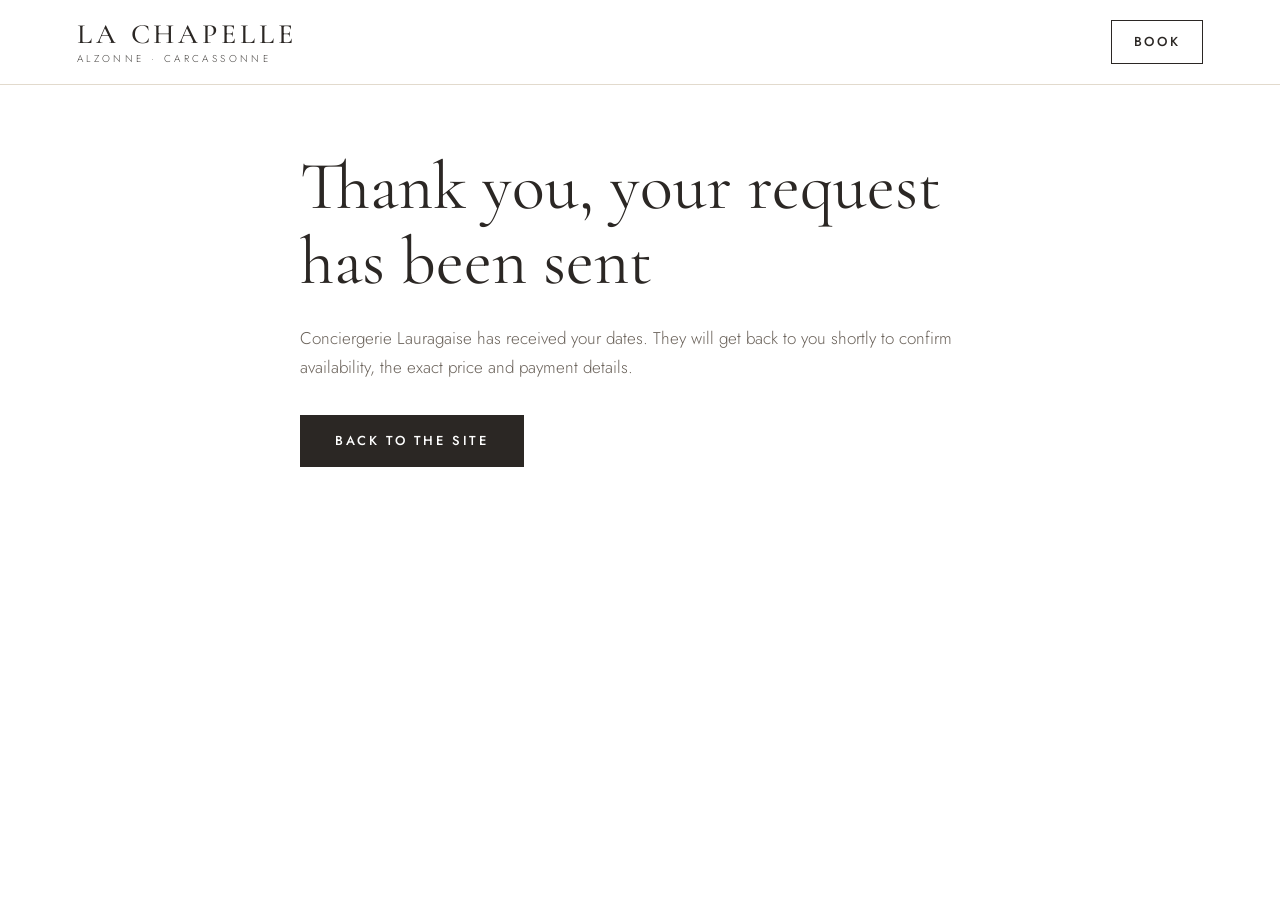
<file: en/thanks.html>
<!doctype html>
<html lang="en"><head><meta charset="utf-8"><meta name="viewport" content="width=device-width, initial-scale=1"><title>Request sent – La Chapelle</title><meta name="robots" content="noindex"><link rel="icon" href="../favicon.svg" type="image/svg+xml"><link rel="stylesheet" href="../style.css"></head>
<body><header class="solid"><div class="nav"><a class="logo" href="/en/"><b>La Chapelle</b><small>Alzonne · Carcassonne</small></a><a class="btn" href="/en/#reserver">Book</a></div></header>
<main class="page"><h1>Thank you, your request has been sent</h1>
<p>Conciergerie Lauragaise has received your dates. They will get back to you shortly to confirm availability, the exact price and payment details.</p>
<p style="margin-top:32px"><a class="btn" href="/en/">Back to the site</a></p></main></body></html>
</file>
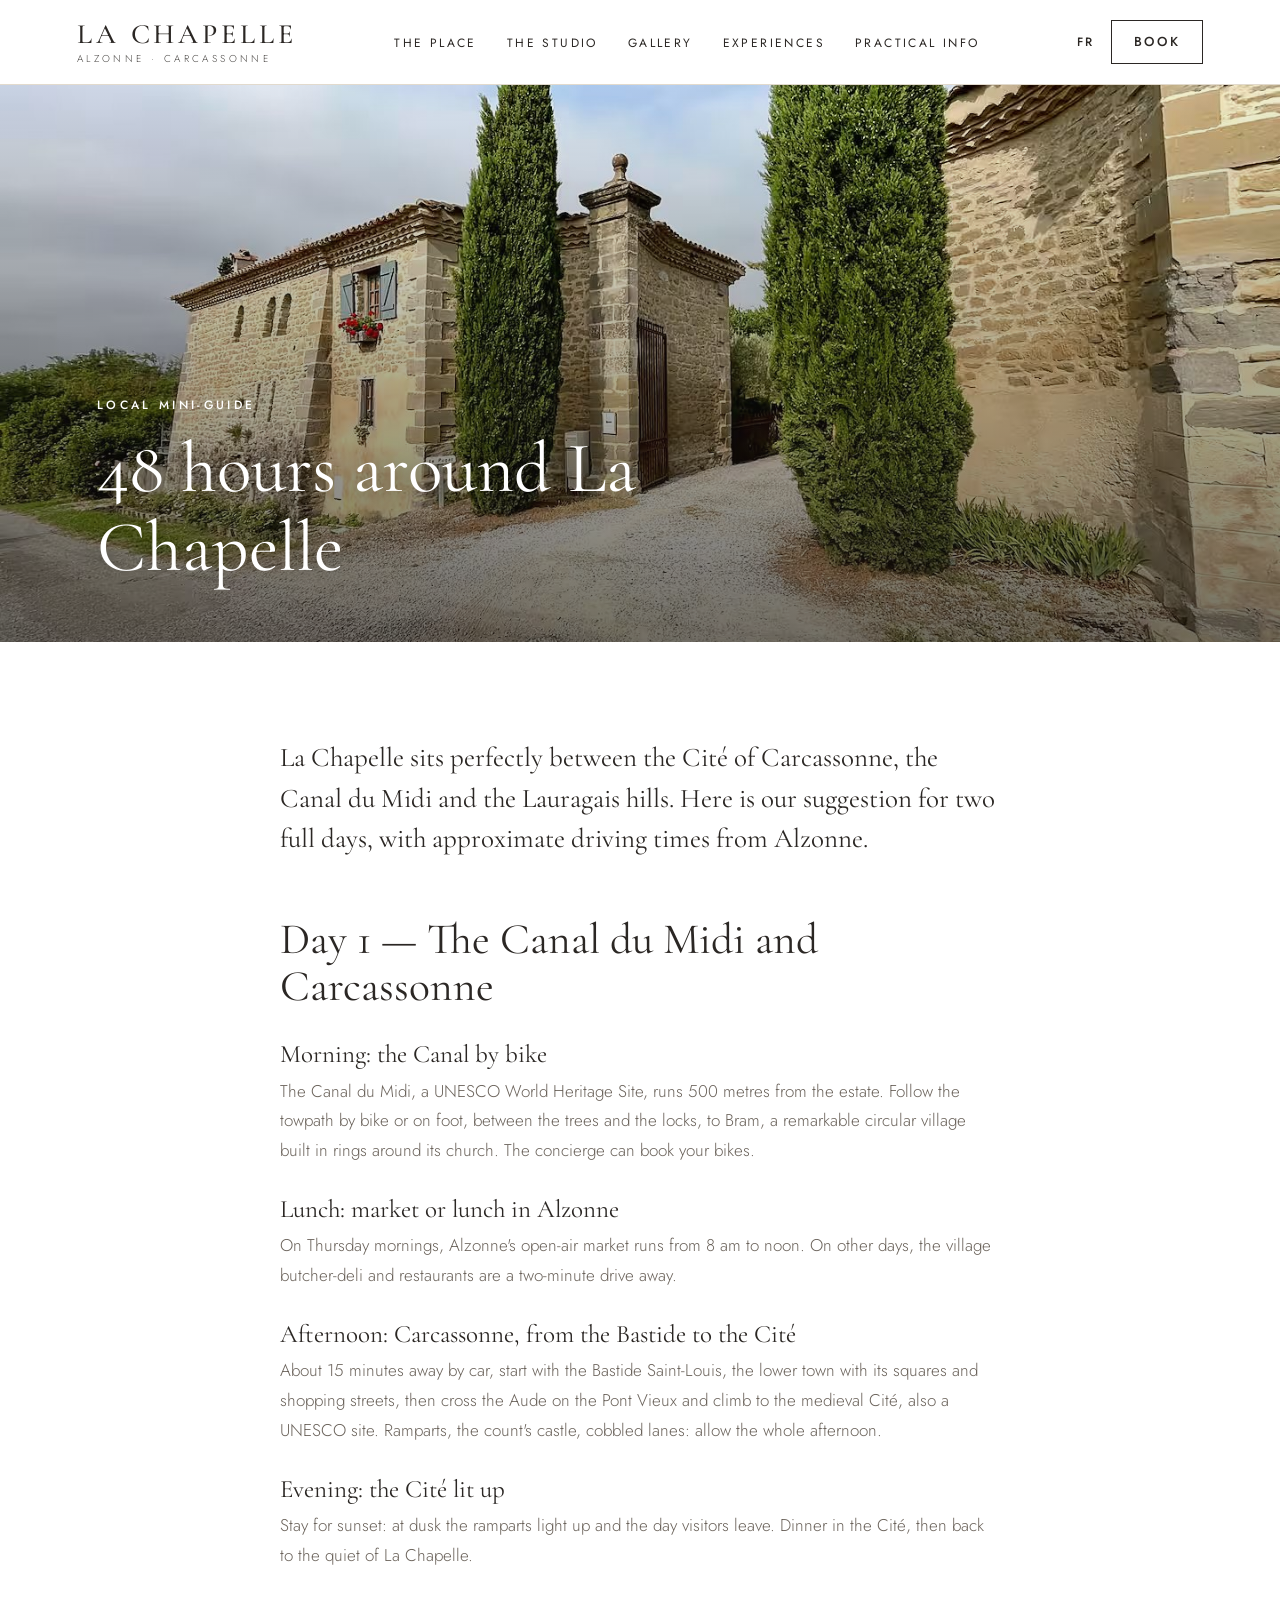
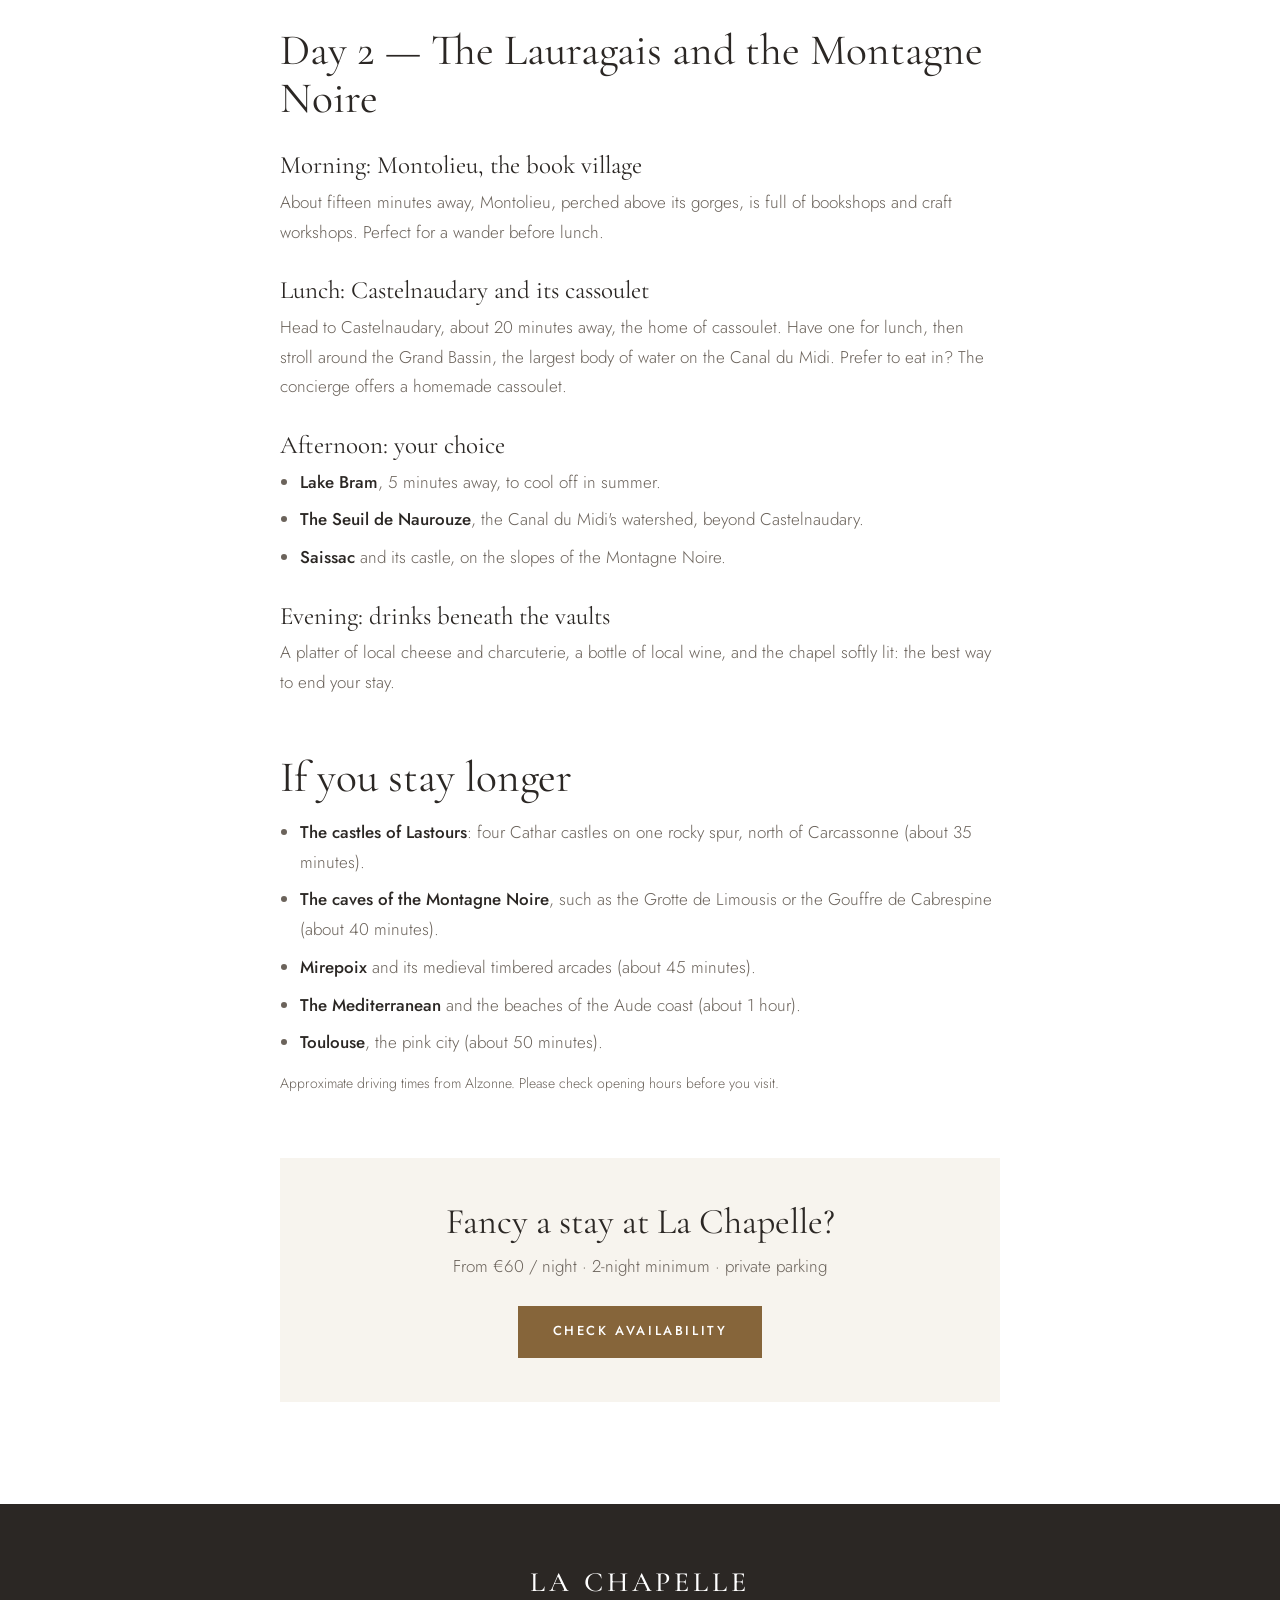
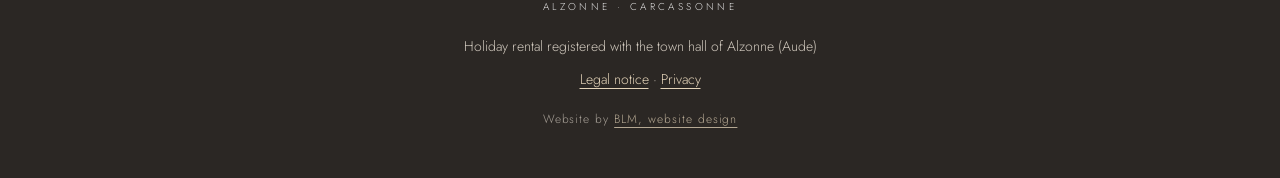
<file: en/things-to-do-around-carcassonne.html>
<!doctype html>
<html lang="en">
<head>
<meta charset="utf-8">
<meta name="viewport" content="width=device-width, initial-scale=1">
<title>Things to do around Carcassonne: 48 hours between the Canal du Midi and Cathar Country – La Chapelle</title>
<meta name="description" content="Our mini-guide to 48 hours around Carcassonne: the Canal du Midi by bike, the medieval Cité, Castelnaudary and its cassoulet, Montolieu, the castles of Lastours.">
<link rel="canonical" href="https://lachapelle-carcassonne.com/en/things-to-do-around-carcassonne.html">
<link rel="alternate" hreflang="fr" href="https://lachapelle-carcassonne.com/que-faire-autour-de-carcassonne.html"><link rel="alternate" hreflang="en" href="https://lachapelle-carcassonne.com/en/things-to-do-around-carcassonne.html"><link rel="alternate" hreflang="x-default" href="https://lachapelle-carcassonne.com/que-faire-autour-de-carcassonne.html">
<meta property="og:type" content="article"><meta property="og:title" content="Things to do around Carcassonne: 48 hours between the Canal du Midi and Cathar Country – La Chapelle"><meta property="og:description" content="Our mini-guide to 48 hours around Carcassonne: the Canal du Midi by bike, the medieval Cité, Castelnaudary and its cassoulet, Montolieu, the castles of Lastours.">
<meta property="og:url" content="https://lachapelle-carcassonne.com/en/things-to-do-around-carcassonne.html"><meta property="og:image" content="https://lachapelle-carcassonne.com/img/domaine-1600.jpg"><meta name="twitter:card" content="summary_large_image">
<link rel="icon" href="/favicon.svg" type="image/svg+xml">
<link rel="preload" href="/fonts/cormorant-garamond-latin-400-normal.woff2" as="font" type="font/woff2" crossorigin>
<link rel="stylesheet" href="/style.css">
<script type="application/ld+json">[{"@context": "https://schema.org", "@type": "Article", "headline": "48 hours around La Chapelle", "description": "Our mini-guide to 48 hours around Carcassonne: the Canal du Midi by bike, the medieval Cité, Castelnaudary and its cassoulet, Montolieu, the castles of Lastours.", "inLanguage": "en", "image": "https://lachapelle-carcassonne.com/img/domaine-1600.jpg", "author": {"@type": "Person", "name": "Benjamin Le Moal"}, "mainEntityOfPage": "https://lachapelle-carcassonne.com/en/things-to-do-around-carcassonne.html", "about": {"@id": "https://lachapelle-carcassonne.com/#chapelle"}}, {"@context": "https://schema.org", "@type": "BreadcrumbList", "itemListElement": [{"@type": "ListItem", "position": 1, "name": "Home", "item": "https://lachapelle-carcassonne.com/en/"}, {"@type": "ListItem", "position": 2, "name": "48 hours around La Chapelle", "item": "https://lachapelle-carcassonne.com/en/things-to-do-around-carcassonne.html"}]}]</script>
</head>
<body>
<header class="solid">
<div class="nav">
<a class="logo" href="/en/" aria-label="La Chapelle"><b>La Chapelle</b><small>Alzonne · Carcassonne</small></a>
<ul><li><a href="/en/#bienvenue">The place</a></li><li><a href="/en/#studio">The studio</a></li><li><a href="/en/#galerie">Gallery</a></li><li><a href="/en/#experiences">Experiences</a></li><li><a href="/en/#infos">Practical info</a></li></ul>
<div class="nav-right"><a class="lang" href="/que-faire-autour-de-carcassonne.html" hreflang="fr" lang="fr">FR</a><a class="btn" href="/en/#reserver">Book</a></div>
</div>
</header>
<main>
<section class="page-hero">
<img src="/img/domaine-1600.jpg" srcset="/img/domaine-800.jpg 800w, /img/domaine-1600.jpg 1600w" sizes="100vw" width="800" height="600" alt="The estate entrance lined with cypress trees" decoding="async">
<div class="inner"><p class="label">Local mini-guide</p><h1>48 hours around La Chapelle</h1></div>
</section>
<article class="prose">
<p class="lead">La Chapelle sits perfectly between the Cité of Carcassonne, the Canal du Midi and the Lauragais hills. Here is our suggestion for two full days, with approximate driving times from Alzonne.</p>

<h2>Day 1 — The Canal du Midi and Carcassonne</h2>
<h3>Morning: the Canal by bike</h3>
<p>The Canal du Midi, a UNESCO World Heritage Site, runs 500 metres from the estate. Follow the towpath by bike or on foot, between the trees and the locks, to Bram, a remarkable circular village built in rings around its church. The concierge can book your bikes.</p>
<h3>Lunch: market or lunch in Alzonne</h3>
<p>On Thursday mornings, Alzonne's open-air market runs from 8 am to noon. On other days, the village butcher-deli and restaurants are a two-minute drive away.</p>
<h3>Afternoon: Carcassonne, from the Bastide to the Cité</h3>
<p>About 15 minutes away by car, start with the Bastide Saint-Louis, the lower town with its squares and shopping streets, then cross the Aude on the Pont Vieux and climb to the medieval Cité, also a UNESCO site. Ramparts, the count's castle, cobbled lanes: allow the whole afternoon.</p>
<h3>Evening: the Cité lit up</h3>
<p>Stay for sunset: at dusk the ramparts light up and the day visitors leave. Dinner in the Cité, then back to the quiet of La Chapelle.</p>

<h2>Day 2 — The Lauragais and the Montagne Noire</h2>
<h3>Morning: Montolieu, the book village</h3>
<p>About fifteen minutes away, Montolieu, perched above its gorges, is full of bookshops and craft workshops. Perfect for a wander before lunch.</p>
<h3>Lunch: Castelnaudary and its cassoulet</h3>
<p>Head to Castelnaudary, about 20 minutes away, the home of cassoulet. Have one for lunch, then stroll around the Grand Bassin, the largest body of water on the Canal du Midi. Prefer to eat in? The concierge offers a homemade cassoulet.</p>
<h3>Afternoon: your choice</h3>
<ul>
<li><strong>Lake Bram</strong>, 5 minutes away, to cool off in summer.</li>
<li><strong>The Seuil de Naurouze</strong>, the Canal du Midi's watershed, beyond Castelnaudary.</li>
<li><strong>Saissac</strong> and its castle, on the slopes of the Montagne Noire.</li>
</ul>
<h3>Evening: drinks beneath the vaults</h3>
<p>A platter of local cheese and charcuterie, a bottle of local wine, and the chapel softly lit: the best way to end your stay.</p>

<h2>If you stay longer</h2>
<ul>
<li><strong>The castles of Lastours</strong>: four Cathar castles on one rocky spur, north of Carcassonne (about 35 minutes).</li>
<li><strong>The caves of the Montagne Noire</strong>, such as the Grotte de Limousis or the Gouffre de Cabrespine (about 40 minutes).</li>
<li><strong>Mirepoix</strong> and its medieval timbered arcades (about 45 minutes).</li>
<li><strong>The Mediterranean</strong> and the beaches of the Aude coast (about 1 hour).</li>
<li><strong>Toulouse</strong>, the pink city (about 50 minutes).</li>
</ul>
<p class="small">Approximate driving times from Alzonne. Please check opening hours before you visit.</p>
<aside class="cta-box">
<h2>Fancy a stay at La Chapelle?</h2>
<p>From €60 / night · 2-night minimum · private parking</p>
<a class="btn gold" href="/en/#reserver">Check availability</a>
</aside>
</article>
</main>
<footer>
<a class="logo" href="/en/" aria-label="La Chapelle"><b>La Chapelle</b><small>Alzonne · Carcassonne</small></a>
<p>Holiday rental registered with the town hall of Alzonne (Aude)</p>
<p><a href="/mentions-legales.html">Legal notice</a> · <a href="/en/privacy.html">Privacy</a></p>
<p class="credit">Website by <a href="https://www.blm-online.fr/" target="_blank" rel="noopener">BLM, website design</a></p>
</footer>
</body>
</html>
</file>
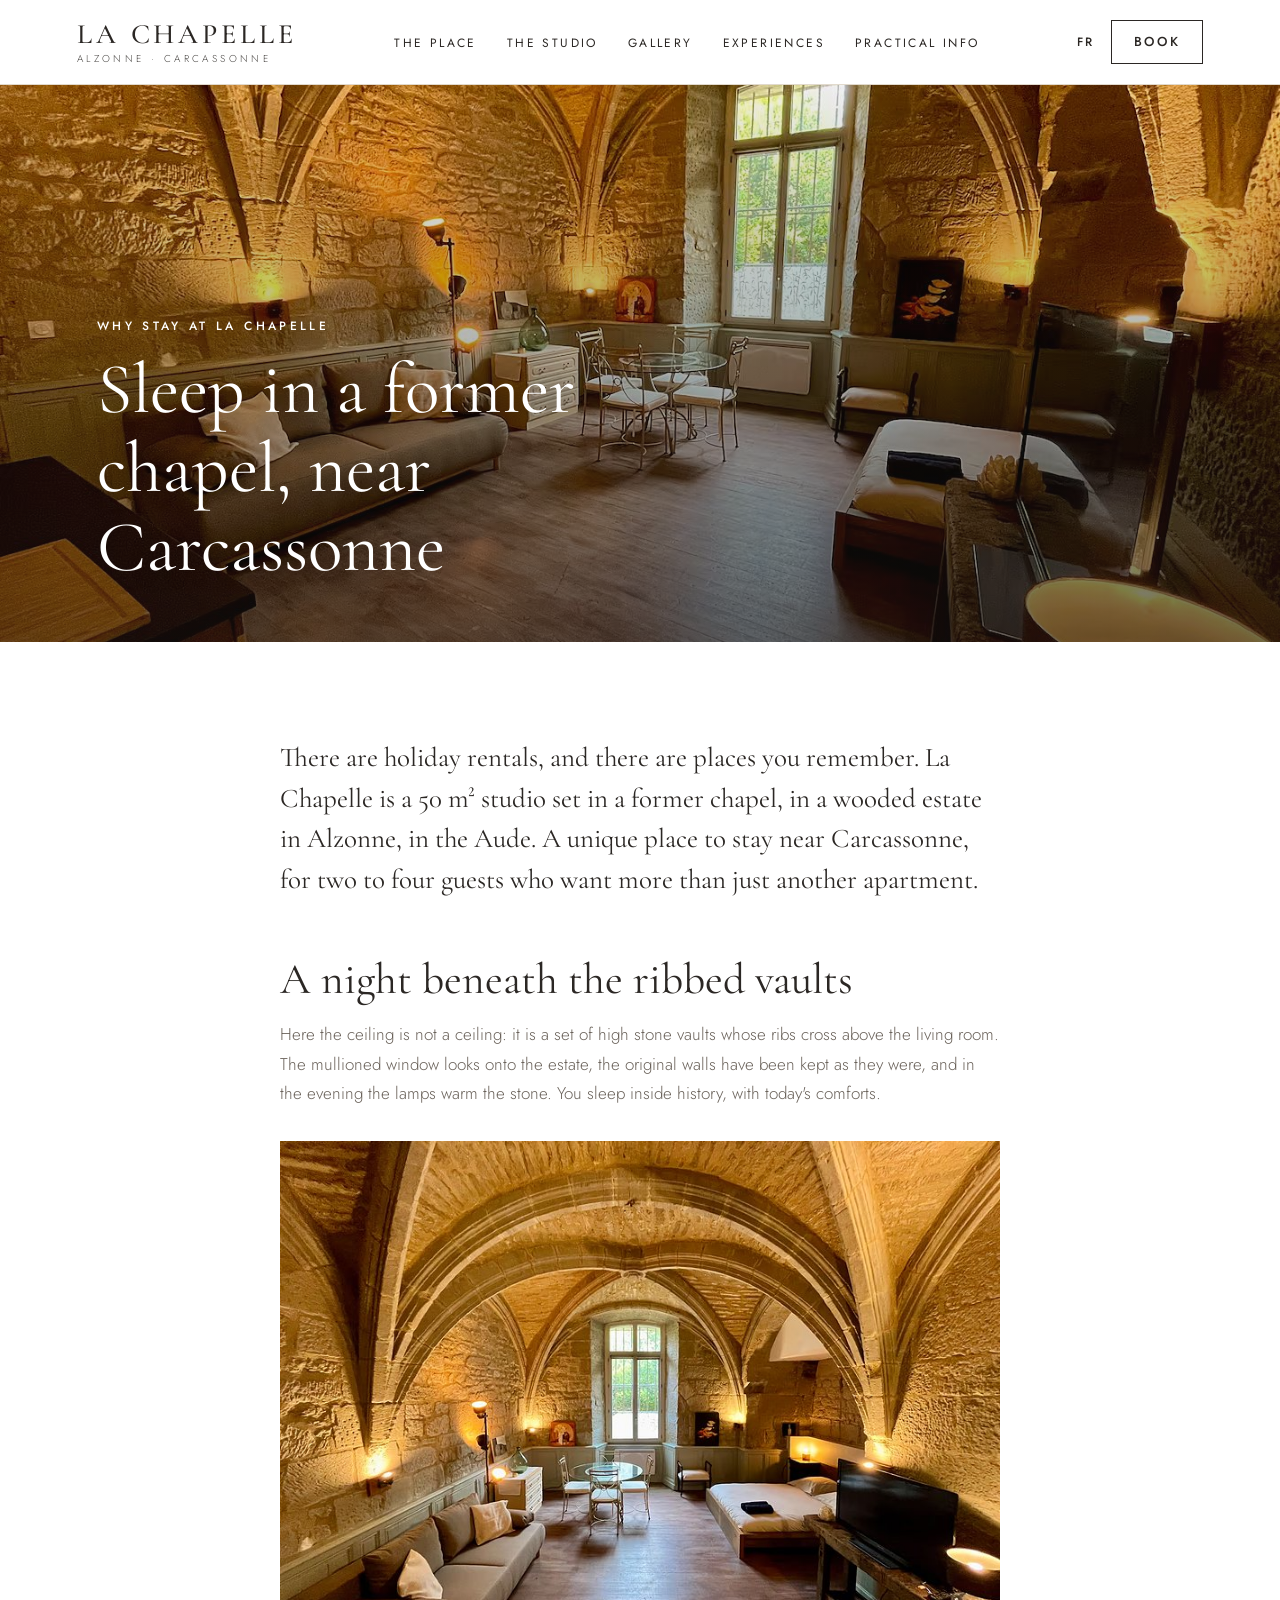
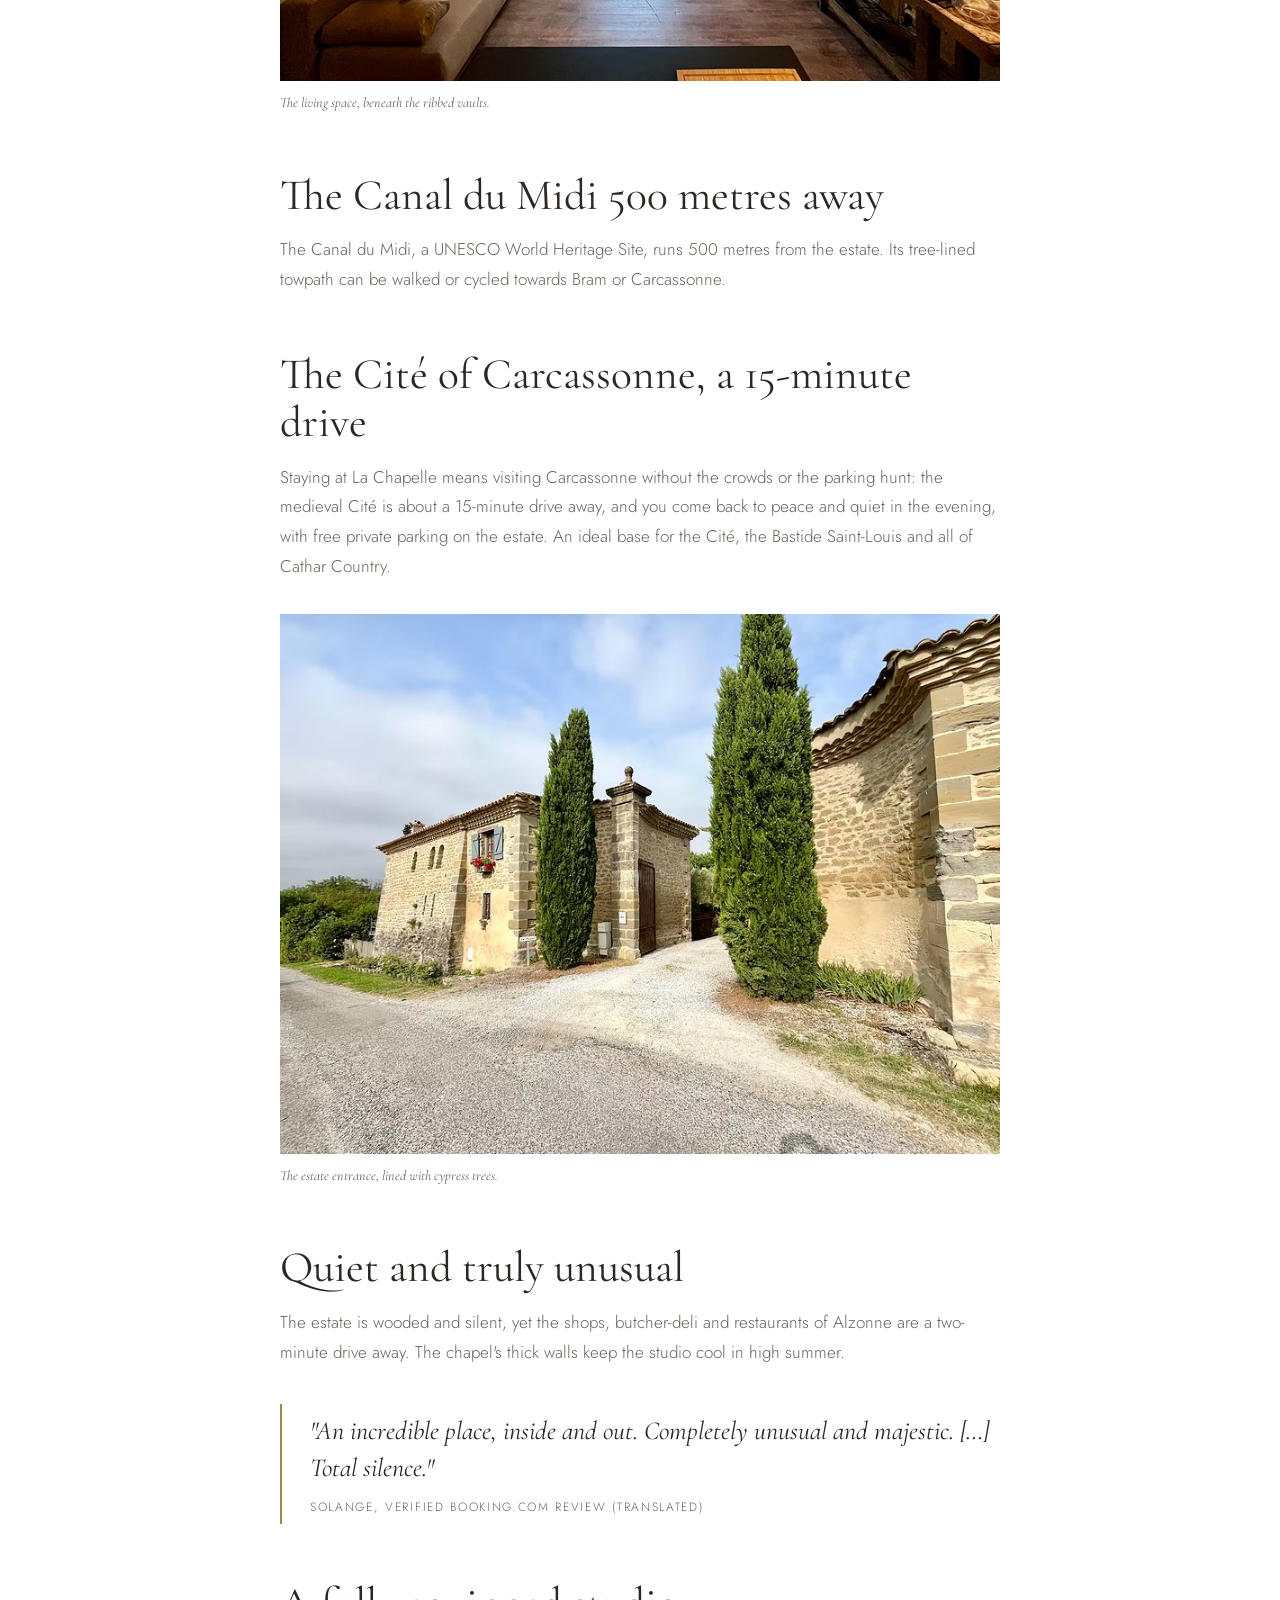
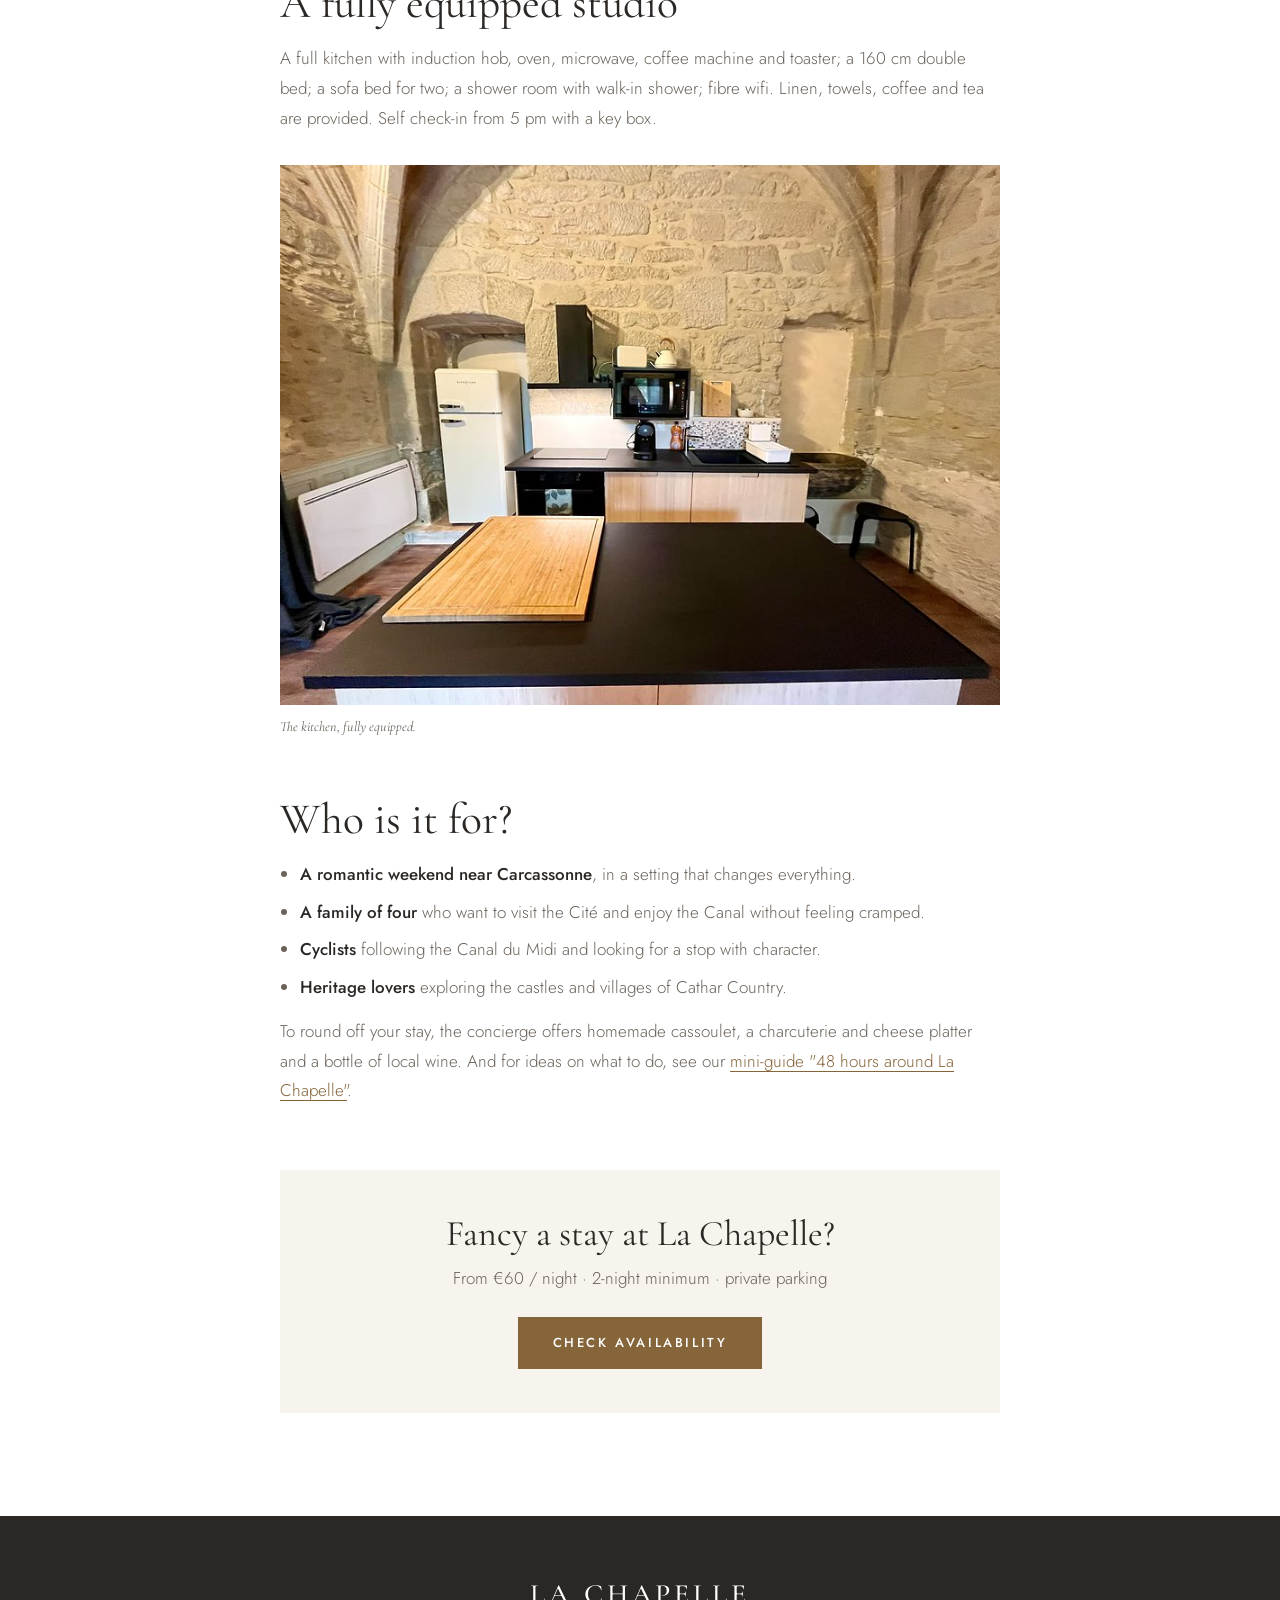
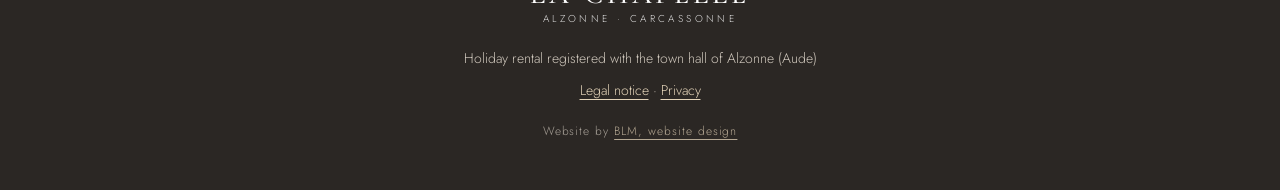
<file: en/unique-stay-carcassonne.html>
<!doctype html>
<html lang="en">
<head>
<meta charset="utf-8">
<meta name="viewport" content="width=device-width, initial-scale=1">
<title>Unique place to stay near Carcassonne: sleep in a former chapel – La Chapelle</title>
<meta name="description" content="A unique stay in the Aude: a 50 m² studio beneath the vaults of a former chapel, 500 m from the Canal du Midi and a 15-minute drive from the Cité of Carcassonne.">
<link rel="canonical" href="https://lachapelle-carcassonne.com/en/unique-stay-carcassonne.html">
<link rel="alternate" hreflang="fr" href="https://lachapelle-carcassonne.com/location-insolite-carcassonne.html"><link rel="alternate" hreflang="en" href="https://lachapelle-carcassonne.com/en/unique-stay-carcassonne.html"><link rel="alternate" hreflang="x-default" href="https://lachapelle-carcassonne.com/location-insolite-carcassonne.html">
<meta property="og:type" content="article"><meta property="og:title" content="Unique place to stay near Carcassonne: sleep in a former chapel – La Chapelle"><meta property="og:description" content="A unique stay in the Aude: a 50 m² studio beneath the vaults of a former chapel, 500 m from the Canal du Midi and a 15-minute drive from the Cité of Carcassonne.">
<meta property="og:url" content="https://lachapelle-carcassonne.com/en/unique-stay-carcassonne.html"><meta property="og:image" content="https://lachapelle-carcassonne.com/img/voutes-2-1600.jpg"><meta name="twitter:card" content="summary_large_image">
<link rel="icon" href="/favicon.svg" type="image/svg+xml">
<link rel="preload" href="/fonts/cormorant-garamond-latin-400-normal.woff2" as="font" type="font/woff2" crossorigin>
<link rel="stylesheet" href="/style.css">
<script type="application/ld+json">[{"@context": "https://schema.org", "@type": "Article", "headline": "Sleep in a former chapel, near Carcassonne", "description": "A unique stay in the Aude: a 50 m² studio beneath the vaults of a former chapel, 500 m from the Canal du Midi and a 15-minute drive from the Cité of Carcassonne.", "inLanguage": "en", "image": "https://lachapelle-carcassonne.com/img/voutes-2-1600.jpg", "author": {"@type": "Person", "name": "Benjamin Le Moal"}, "mainEntityOfPage": "https://lachapelle-carcassonne.com/en/unique-stay-carcassonne.html", "about": {"@id": "https://lachapelle-carcassonne.com/#chapelle"}}, {"@context": "https://schema.org", "@type": "BreadcrumbList", "itemListElement": [{"@type": "ListItem", "position": 1, "name": "Home", "item": "https://lachapelle-carcassonne.com/en/"}, {"@type": "ListItem", "position": 2, "name": "Sleep in a former chapel, near Carcassonne", "item": "https://lachapelle-carcassonne.com/en/unique-stay-carcassonne.html"}]}]</script>
</head>
<body>
<header class="solid">
<div class="nav">
<a class="logo" href="/en/" aria-label="La Chapelle"><b>La Chapelle</b><small>Alzonne · Carcassonne</small></a>
<ul><li><a href="/en/#bienvenue">The place</a></li><li><a href="/en/#studio">The studio</a></li><li><a href="/en/#galerie">Gallery</a></li><li><a href="/en/#experiences">Experiences</a></li><li><a href="/en/#infos">Practical info</a></li></ul>
<div class="nav-right"><a class="lang" href="/location-insolite-carcassonne.html" hreflang="fr" lang="fr">FR</a><a class="btn" href="/en/#reserver">Book</a></div>
</div>
</header>
<main>
<section class="page-hero">
<img src="/img/voutes-2-1600.jpg" srcset="/img/voutes-2-800.jpg 800w, /img/voutes-2-1600.jpg 1600w" sizes="100vw" width="800" height="600" alt="The vaults and tall window of the chapel" decoding="async">
<div class="inner"><p class="label">Why stay at La Chapelle</p><h1>Sleep in a former chapel, near Carcassonne</h1></div>
</section>
<article class="prose">
<p class="lead">There are holiday rentals, and there are places you remember. La Chapelle is a 50 m² studio set in a former chapel, in a wooded estate in Alzonne, in the Aude. A unique place to stay near Carcassonne, for two to four guests who want more than just another apartment.</p>

<h2>A night beneath the ribbed vaults</h2>
<p>Here the ceiling is not a ceiling: it is a set of high stone vaults whose ribs cross above the living room. The mullioned window looks onto the estate, the original walls have been kept as they were, and in the evening the lamps warm the stone. You sleep inside history, with today's comforts.</p>
<figure><img src="/img/voutes-1600.jpg" srcset="/img/voutes-800.jpg 800w, /img/voutes-1600.jpg 1600w" sizes="(max-width:900px) 100vw, 760px" width="800" height="600" alt="The living space beneath the chapel vaults, lit in the evening" loading="lazy" decoding="async"><figcaption>The living space, beneath the ribbed vaults.</figcaption></figure>

<h2>The Canal du Midi 500 metres away</h2>
<p>The Canal du Midi, a UNESCO World Heritage Site, runs 500 metres from the estate. Its tree-lined towpath can be walked or cycled towards Bram or Carcassonne.</p>

<h2>The Cité of Carcassonne, a 15-minute drive</h2>
<p>Staying at La Chapelle means visiting Carcassonne without the crowds or the parking hunt: the medieval Cité is about a 15-minute drive away, and you come back to peace and quiet in the evening, with free private parking on the estate. An ideal base for the Cité, the Bastide Saint-Louis and all of Cathar Country.</p>
<figure><img src="/img/domaine-1600.jpg" srcset="/img/domaine-800.jpg 800w, /img/domaine-1600.jpg 1600w" sizes="(max-width:900px) 100vw, 760px" width="800" height="600" alt="The estate entrance lined with cypress trees" loading="lazy" decoding="async"><figcaption>The estate entrance, lined with cypress trees.</figcaption></figure>

<h2>Quiet and truly unusual</h2>
<p>The estate is wooded and silent, yet the shops, butcher-deli and restaurants of Alzonne are a two-minute drive away. The chapel's thick walls keep the studio cool in high summer.</p>
<blockquote class="pull">"An incredible place, inside and out. Completely unusual and majestic. […] Total silence."<cite>Solange, verified Booking.com review (translated)</cite></blockquote>

<h2>A fully equipped studio</h2>
<p>A full kitchen with induction hob, oven, microwave, coffee machine and toaster; a 160 cm double bed; a sofa bed for two; a shower room with walk-in shower; fibre wifi. Linen, towels, coffee and tea are provided. Self check-in from 5 pm with a key box.</p>
<figure><img src="/img/cuisine-ilot-1600.jpg" srcset="/img/cuisine-ilot-800.jpg 800w, /img/cuisine-ilot-1600.jpg 1600w" sizes="(max-width:900px) 100vw, 760px" width="800" height="600" alt="The equipped kitchen beneath the vault" loading="lazy" decoding="async"><figcaption>The kitchen, fully equipped.</figcaption></figure>

<h2>Who is it for?</h2>
<ul>
<li><strong>A romantic weekend near Carcassonne</strong>, in a setting that changes everything.</li>
<li><strong>A family of four</strong> who want to visit the Cité and enjoy the Canal without feeling cramped.</li>
<li><strong>Cyclists</strong> following the Canal du Midi and looking for a stop with character.</li>
<li><strong>Heritage lovers</strong> exploring the castles and villages of Cathar Country.</li>
</ul>
<p>To round off your stay, the concierge offers homemade cassoulet, a charcuterie and cheese platter and a bottle of local wine. And for ideas on what to do, see our <a href="/en/things-to-do-around-carcassonne.html">mini-guide "48 hours around La Chapelle"</a>.</p>
<aside class="cta-box">
<h2>Fancy a stay at La Chapelle?</h2>
<p>From €60 / night · 2-night minimum · private parking</p>
<a class="btn gold" href="/en/#reserver">Check availability</a>
</aside>
</article>
</main>
<footer>
<a class="logo" href="/en/" aria-label="La Chapelle"><b>La Chapelle</b><small>Alzonne · Carcassonne</small></a>
<p>Holiday rental registered with the town hall of Alzonne (Aude)</p>
<p><a href="/mentions-legales.html">Legal notice</a> · <a href="/en/privacy.html">Privacy</a></p>
<p class="credit">Website by <a href="https://www.blm-online.fr/" target="_blank" rel="noopener">BLM, website design</a></p>
</footer>
</body>
</html>
</file>
<file: style.css>
@font-face{font-family:"Cormorant";font-weight:400;font-style:normal;font-display:swap;src:url(fonts/cormorant-garamond-latin-400-normal.woff2) format("woff2")}
@font-face{font-family:"Cormorant";font-weight:500;font-style:normal;font-display:swap;src:url(fonts/cormorant-garamond-latin-500-normal.woff2) format("woff2")}
@font-face{font-family:"Cormorant";font-weight:400;font-style:italic;font-display:swap;src:url(fonts/cormorant-garamond-latin-400-italic.woff2) format("woff2")}
@font-face{font-family:"Jost";font-weight:300;font-display:swap;src:url(fonts/jost-latin-300-normal.woff2) format("woff2")}
@font-face{font-family:"Jost";font-weight:400;font-display:swap;src:url(fonts/jost-latin-400-normal.woff2) format("woff2")}
@font-face{font-family:"Jost";font-weight:500;font-display:swap;src:url(fonts/jost-latin-500-normal.woff2) format("woff2")}

/* Hôtel boutique lumineux : blanc, pierre claire, accent doré de la pierre */
:root{
  --blanc:#FFFFFF;
  --ivoire:#F7F4EE;   /* sections alternées */
  --sable:#EDE6DA;
  --pierre:#A8824F;   /* accent : or de la pierre au soleil (texte blanc 3.2:1 → boutons pleins en foncé) */
  --pierre-fonce:#86653A;
  --encre:#2B2724;
  --gris:#6B635B;
  --trait:#E2DACD;
  --serif:"Cormorant",Georgia,serif;
  --sans:"Jost",system-ui,sans-serif;
  --pad:clamp(20px,6vw,100px);
  --max:1240px;
}
*{box-sizing:border-box}
html{scroll-behavior:smooth;-webkit-text-size-adjust:100%}
@media (prefers-reduced-motion:reduce){html{scroll-behavior:auto}*{animation:none!important;transition:none!important}}
body{margin:0;background:var(--blanc);color:var(--encre);font-family:var(--sans);font-weight:300;font-size:17px;line-height:1.75;overflow-x:clip}
img{max-width:100%;height:auto;display:block}
a{color:var(--pierre-fonce);text-underline-offset:4px}
:focus-visible{outline:2px solid var(--pierre);outline-offset:3px}
h1,h2,h3{font-family:var(--serif);font-weight:400;margin:0;line-height:1.1}
h2{font-size:clamp(36px,4.2vw,58px)}
h3{font-size:28px}
p{margin:0}
strong{font-weight:500}
.label{font-family:var(--sans);font-size:12px;font-weight:500;letter-spacing:.28em;text-transform:uppercase;color:var(--pierre)}
.container{max-width:var(--max);margin:0 auto;padding:0 var(--pad)}
.section{padding:clamp(80px,10vw,140px) 0}
.ivoire{background:var(--ivoire)}
.center{text-align:center}
.intro-text{max-width:640px;margin:0 auto;color:var(--gris);font-size:18px}
.rule{width:56px;height:1px;background:var(--pierre);margin:26px auto}
.btn{display:inline-flex;align-items:center;justify-content:center;min-height:52px;padding:0 34px;background:var(--encre);color:#fff;border:1px solid var(--encre);text-decoration:none;font-family:var(--sans);font-size:13px;font-weight:500;letter-spacing:.2em;text-transform:uppercase;cursor:pointer;transition:background .25s,color .25s}
.btn:hover{background:transparent;color:var(--encre)}
.btn.light{background:transparent;color:#fff;border-color:rgba(255,255,255,.8)}
.btn.light:hover{background:#fff;color:var(--encre)}
.btn.gold{background:var(--pierre-fonce);border-color:var(--pierre-fonce)}
.btn.gold:hover{background:transparent;color:var(--pierre-fonce)}
.skip{position:absolute;left:-9999px}.skip:focus{left:16px;top:16px;background:#fff;padding:8px 12px;z-index:100}

/* En-tête : transparent sur la photo, blanc ensuite */
header{position:fixed;top:0;left:0;right:0;z-index:30;transition:background .35s,box-shadow .35s,color .35s;color:#fff}
header.solid{background:rgba(255,255,255,.97);color:var(--encre);box-shadow:0 1px 0 var(--trait)}
.nav{height:84px;display:flex;align-items:center;justify-content:space-between;gap:20px;padding:0 var(--pad)}
.logo{color:inherit;text-decoration:none;display:flex;flex-direction:column;line-height:1}
.logo b{font-family:var(--serif);font-weight:500;font-size:28px;letter-spacing:.14em;text-transform:uppercase}
.logo small{font-size:10px;letter-spacing:.34em;text-transform:uppercase;margin-top:6px;opacity:.85}
.nav ul{display:flex;gap:30px;list-style:none;margin:0;padding:0}
.nav ul a{color:inherit;text-decoration:none;font-size:12px;font-weight:400;letter-spacing:.2em;text-transform:uppercase}
.nav ul a:hover{color:var(--pierre)}
.nav-right{display:flex;gap:16px;align-items:center}
.lang{color:inherit;text-decoration:none;font-size:12px;letter-spacing:.2em;font-weight:500}
header .btn{min-height:44px;padding:0 22px;background:transparent;color:inherit;border-color:currentColor}
header .btn:hover{background:var(--pierre-fonce);border-color:var(--pierre-fonce);color:#fff}
@media(max-width:1020px){.nav ul{display:none}}
.logo b{white-space:nowrap}
@media(max-width:480px){.logo b{font-size:20px;letter-spacing:.08em}.logo small{display:none}header .btn{padding:0 14px}.nav{gap:10px}}

/* Hero plein écran en fondu */
.hero{position:relative;height:100svh;min-height:600px;overflow:hidden;color:#fff;background:#2B2724}
.slides img{position:absolute;inset:0;width:100%;height:100%;object-fit:cover;opacity:0;transition:opacity 1.8s ease;animation:zoom 14s ease-out both}
.slides img.on{opacity:1}
@keyframes zoom{from{transform:scale(1.08)}to{transform:scale(1)}}
.hero::after{content:"";position:absolute;inset:0;background:radial-gradient(ellipse 60% 45% at 50% 48%,rgba(20,17,14,.42),rgba(20,17,14,0) 70%),linear-gradient(180deg,rgba(20,17,14,.5) 0%,rgba(20,17,14,.12) 30%,rgba(20,17,14,.2) 60%,rgba(20,17,14,.6) 100%)}
.hero-content{position:absolute;z-index:2;left:0;right:0;top:50%;translate:0 -58%;text-align:center;padding:0 20px}
.hero-content .label{color:#fff;opacity:.95}
.hero h1{font-size:clamp(58px,9vw,132px);font-weight:400;letter-spacing:.02em;margin:18px 0 14px;line-height:1}
.hero-sub{font-family:var(--serif);font-style:italic;font-size:clamp(20px,2.2vw,28px);line-height:1.35;max-width:34ch;margin:0 auto}
.hero-content{text-shadow:0 2px 24px rgba(0,0,0,.45)}
/* Barre de réservation */
.bookbar{position:absolute;z-index:3;left:50%;bottom:clamp(24px,6vh,56px);translate:-50% 0;width:min(1000px,calc(100% - 40px));background:#fff;color:var(--encre);display:grid;grid-template-columns:1fr 1fr 1fr auto;align-items:stretch;box-shadow:0 20px 60px rgba(0,0,0,.18)}
.bookbar label{display:flex;flex-direction:column;justify-content:center;gap:2px;padding:14px 22px;border-right:1px solid var(--trait);font-size:11px;font-weight:500;letter-spacing:.2em;text-transform:uppercase;color:var(--gris)}
.bookbar input,.bookbar select{border:0;padding:0;min-height:30px;font:inherit;font-size:16px;letter-spacing:0;text-transform:none;color:var(--encre);background:transparent;font-weight:400;width:100%}
.bookbar .btn{min-height:76px;border:0}
@media(max-width:760px){.bookbar{grid-template-columns:1fr 1fr}.bookbar label:nth-child(3){display:none}.bookbar .btn{grid-column:span 2;min-height:54px}.hero-content{translate:0 -75%}}

/* Avantages */
.perks{display:grid;grid-template-columns:repeat(4,minmax(0,1fr));gap:24px;margin-top:56px}
.perk{text-align:center;padding:10px 12px}
.perk svg{margin:0 auto 18px;display:block}
.perk h3{font-size:24px;margin-bottom:6px}
.perk p{font-size:15px;color:var(--gris);line-height:1.6}
@media(max-width:900px){.perks{grid-template-columns:1fr 1fr;row-gap:40px}}
.perks.perks-3{grid-template-columns:repeat(3,minmax(0,1fr))}
@media(max-width:900px){.perks.perks-3{grid-template-columns:1fr}}

/* Présentation */
.welcome{display:grid;grid-template-columns:minmax(0,5fr) minmax(0,6fr);gap:clamp(40px,7vw,110px);align-items:center}
.welcome .text{display:flex;flex-direction:column;gap:22px}
.welcome .text p{color:var(--gris);font-size:18px}
.duo{position:relative;padding-bottom:80px}
.duo img:first-child{width:78%;aspect-ratio:4/3;object-fit:cover}
.duo img:last-child{position:absolute;right:0;bottom:0;width:44%;aspect-ratio:3/4;object-fit:cover;border:10px solid #fff}
.facts{display:flex;flex-wrap:wrap;gap:12px 36px;padding-top:22px;border-top:1px solid var(--trait)}
.facts span{font-size:13px;letter-spacing:.14em;text-transform:uppercase;color:var(--encre)}
.facts b{font-family:var(--serif);font-size:26px;font-weight:500;letter-spacing:0;text-transform:none;margin-right:8px}
@media(max-width:900px){.welcome{grid-template-columns:1fr}}

/* Le studio : cartes */
.rooms{display:grid;grid-template-columns:repeat(2,minmax(0,1fr));gap:56px 40px;margin-top:60px}
.room h3{font-size:32px}
.room p{font-size:16px;max-width:52ch}
.room img{width:100%;aspect-ratio:4/3;object-fit:cover;margin-bottom:22px;transition:transform .6s ease}
.room figure{margin:0 0 22px;overflow:hidden}
.room figure img{margin-bottom:0}
.room:hover img{transform:scale(1.04)}
.room h3{margin-bottom:8px}
.room p{font-size:15px;color:var(--gris);line-height:1.65}
@media(max-width:700px){.rooms{grid-template-columns:1fr}}
@media(max-width:520px){.rooms{grid-template-columns:1fr}}

/* Bande photo pleine largeur */
.band{position:relative;min-height:78svh;display:flex;align-items:center;justify-content:center;text-align:center;color:#fff;overflow:hidden}
.band img{position:absolute;inset:0;width:100%;height:100%;object-fit:cover}
.band::after{content:"";position:absolute;inset:0;background:rgba(20,17,14,.42)}
.band .inner{position:relative;z-index:2;padding:0 20px;max-width:760px}
.band .label{color:#fff}
.band h2{margin:16px 0 18px}
.band p{font-family:var(--serif);font-style:italic;font-size:22px;line-height:1.4;margin-bottom:34px}

/* Galerie */
.gallery{display:grid;grid-template-columns:repeat(4,minmax(0,1fr));grid-auto-rows:clamp(130px,15vw,230px);grid-auto-flow:dense;gap:10px;margin-top:56px}
.gallery button{display:block;width:100%;height:100%;padding:0;border:0;background:none;cursor:zoom-in;overflow:hidden}
.gallery button.tall{grid-row:span 2}
.gallery button.wide{grid-column:span 2;grid-row:span 2}
.gallery img{width:100%;height:100%;object-fit:cover;transition:transform .6s ease}
.gallery button:hover img{transform:scale(1.04)}
@media(max-width:700px){.gallery{grid-template-columns:1fr 1fr;grid-auto-rows:36vw}}
dialog{border:0;padding:0;background:transparent;max-width:94vw;max-height:94vh}
dialog::backdrop{background:rgba(20,17,14,.94)}
dialog img{max-width:94vw;max-height:84vh}
.lb-bar{display:flex;justify-content:space-between;align-items:center;gap:12px;margin-top:12px;color:#eee;font-size:15px}
.lb-bar button{min-width:44px;min-height:44px;border:1px solid #777;background:transparent;color:#eee;font:inherit;cursor:pointer;padding:0 14px}

/* Expériences */
.exps{display:grid;grid-template-columns:repeat(3,minmax(0,1fr));gap:1px;background:var(--trait);border:1px solid var(--trait);margin-top:56px}
.exp{background:#fff;padding:40px 34px;display:flex;flex-direction:column;gap:10px}
.exp .time{font-size:12px;letter-spacing:.24em;text-transform:uppercase;color:var(--pierre);font-weight:500}
.exp h3{font-size:30px}
.exp p{font-size:15px;color:var(--gris);line-height:1.65}
@media(max-width:900px){.exps{grid-template-columns:1fr 1fr}}
@media(max-width:560px){.exps{grid-template-columns:1fr}}

/* Avis */
.review{max-width:820px;margin:0 auto;text-align:center}
.stars{display:flex;justify-content:center;gap:6px;color:var(--pierre);margin-bottom:22px}
.review .score{font-family:var(--serif);font-size:clamp(64px,8vw,104px);line-height:1}
.review p{color:var(--gris);margin-top:14px}

/* Réserver */
.reserve{display:grid;grid-template-columns:minmax(0,5fr) minmax(0,6fr);gap:clamp(40px,6vw,90px);align-items:start}
.reserve .text{display:flex;flex-direction:column;gap:22px}
.reserve .text > p{color:var(--gris)}
table.prix{border-collapse:collapse;width:100%;font-size:16px}
table.prix td{padding:13px 0;border-bottom:1px solid var(--trait)}
table.prix td:last-child{text-align:right;font-weight:400}
form.booking{background:#fff;border:1px solid var(--trait);padding:clamp(26px,4vw,52px);display:flex;flex-direction:column;gap:20px}
form.booking h3{font-size:34px}
.row2{display:grid;grid-template-columns:1fr 1fr;gap:16px}
@media(max-width:520px){.row2{grid-template-columns:1fr}}
@media(max-width:900px){.reserve{grid-template-columns:1fr}}
label{display:flex;flex-direction:column;gap:8px;font-size:12px;font-weight:500;letter-spacing:.14em;text-transform:uppercase;color:var(--gris)}
input,select,textarea{font:inherit;font-size:16px;font-weight:400;letter-spacing:0;text-transform:none;color:var(--encre);min-height:52px;border:1px solid #D6CDBE;border-radius:0;padding:10px 14px;background:#FDFCFA;width:100%}
textarea{resize:vertical}
input:focus,select:focus,textarea:focus{outline:1px solid var(--pierre);border-color:var(--pierre)}
.hp{display:none}
.small{font-size:14px;line-height:1.6;color:var(--gris);text-transform:none;letter-spacing:0}
.consent{flex-direction:row;align-items:flex-start;gap:12px;font-weight:300;font-size:14px;letter-spacing:0;text-transform:none}
.consent input{width:20px;min-height:20px;height:20px;margin-top:3px;flex:none;accent-color:var(--pierre-fonce)}

/* Calendrier */
.cal{background:var(--ivoire);padding:22px;border:1px solid var(--trait);container-type:inline-size}
.cal[hidden]{display:none}
.cal-head{display:flex;justify-content:space-between;align-items:center;margin-bottom:14px}
.cal-head strong{font-family:var(--serif);font-weight:500;font-size:24px}
.cal-head button{min-width:44px;min-height:44px;border:1px solid #D6CDBE;background:#fff;cursor:pointer;font-size:18px}
.cal-months{display:grid;grid-template-columns:minmax(0,1fr) minmax(0,1fr);gap:22px}
@container (max-width:560px){.cal-months{grid-template-columns:minmax(0,1fr)}.cal-months .m:nth-child(2){display:none}}
.m h4{margin:0 0 8px;font-family:var(--sans);font-size:13px;font-weight:500;letter-spacing:.1em;text-transform:uppercase}
.m .g{display:grid;grid-template-columns:repeat(7,minmax(0,1fr));gap:3px}
.m .wd{font-size:11px;color:var(--gris);text-align:center;padding:4px 0;text-transform:uppercase}
.m button{aspect-ratio:1;border:0;background:#fff;font:inherit;font-size:14px;cursor:pointer;color:var(--encre);min-width:0;padding:0}
.m button:hover:not(:disabled){outline:1px solid var(--pierre)}
.m button:disabled{background:transparent;color:#B9B0A4;text-decoration:line-through;cursor:not-allowed}
.m button.past:disabled{text-decoration:none;color:#CFC8BD}
.m button.in{background:#EADBC4}
.m button.sel{background:var(--pierre-fonce);color:#fff}
.cal-legend{display:flex;gap:18px;margin-top:12px;font-size:13px;color:var(--gris)}
.cal-legend i{display:inline-block;width:12px;height:12px;vertical-align:-1px;margin-right:6px}

/* Accès */
.access{display:grid;grid-template-columns:minmax(0,5fr) minmax(0,7fr);gap:clamp(40px,6vw,90px);align-items:center}
.carte{width:100%;height:auto;display:block}
.carte text{font-family:var(--serif);fill:var(--encre)}
.carte .sm{font-family:var(--sans);font-size:11px;fill:var(--gris)}
ul.dist{list-style:none;margin:24px 0;padding:0}
ul.dist li{display:flex;justify-content:space-between;gap:16px;padding:12px 0;border-bottom:1px solid var(--trait)}
ul.dist li span:last-child{color:var(--pierre-fonce);font-weight:400;white-space:nowrap}
@media(max-width:900px){.access{grid-template-columns:1fr}}

/* Infos + pied de page */
.infos{display:grid;grid-template-columns:repeat(4,minmax(0,1fr));gap:40px}
.infos h3{font-size:24px;margin-bottom:10px}
.infos p{font-size:15px;color:var(--gris);line-height:1.7}
@media(max-width:1000px){.infos{grid-template-columns:1fr 1fr}}
@media(max-width:560px){.infos{grid-template-columns:1fr}}
footer{background:var(--encre);color:#CFC7BC;text-align:center;padding:64px var(--pad) 48px;font-size:14px}
footer .logo{color:#fff;align-items:center;margin-bottom:22px}
footer a{color:#E3D3B8}
footer p{margin-top:8px}

/* Pages simples */
.page{max-width:720px;margin:0 auto;padding:150px 20px 100px}
.page h1{font-size:clamp(44px,6vw,68px);margin-bottom:24px}
.page h2{font-size:30px;margin:36px 0 10px}
.page p{margin-bottom:10px;color:var(--gris)}

/* Titre principal : nom + mots-clés */
.hero h1{display:flex;flex-direction:column;align-items:center;gap:18px}
.hero h1 .h1-sub{font-size:12px;line-height:1.4}
.hero h1 .h1-main{display:block}

/* FAQ */
.faq-list{max-width:860px;margin:48px auto 0;border-top:1px solid var(--trait)}
.faq-list details{border-bottom:1px solid var(--trait)}
.faq-list summary{list-style:none;cursor:pointer;padding:22px 44px 22px 0;position:relative;font-family:var(--serif);font-size:24px;line-height:1.3}
.faq-list summary::-webkit-details-marker{display:none}
.faq-list summary::after{content:"+";position:absolute;right:6px;top:50%;translate:0 -50%;font-family:var(--sans);font-weight:300;font-size:26px;color:var(--pierre);transition:rotate .25s}
.faq-list details[open] summary::after{rotate:45deg}
.faq-list details p{padding:0 44px 24px 0;color:var(--gris)}

/* Avis clients */
.quotes{display:grid;grid-template-columns:repeat(3,minmax(0,1fr));gap:28px;margin-top:64px}
.quote{margin:0;background:#fff;padding:40px 36px 34px;display:flex;flex-direction:column;gap:22px;position:relative}
.quote::before{content:"“";position:absolute;top:6px;left:26px;font-family:var(--serif);font-size:90px;line-height:1;color:var(--sable)}
.q-score{align-self:flex-end;font-size:12px;font-weight:500;letter-spacing:.14em;color:var(--pierre-fonce)}
.quote blockquote{margin:0;font-family:var(--serif);font-style:italic;font-size:21px;line-height:1.5;position:relative}
.quote figcaption{margin-top:auto;font-size:13px;letter-spacing:.12em;text-transform:uppercase;color:var(--gris);display:flex;flex-direction:column;gap:2px}
.quote figcaption b{font-weight:500;color:var(--encre)}
@media(max-width:1000px){.quotes{grid-template-columns:1fr}}
.quote{background:var(--ivoire)}
fieldset.svc{border:0;margin:0;padding:0;display:grid;grid-template-columns:1fr 1fr;gap:10px 16px}
fieldset.svc legend{font-size:12px;font-weight:500;letter-spacing:.14em;text-transform:uppercase;color:var(--gris);margin-bottom:10px;padding:0}
@media(max-width:520px){fieldset.svc{grid-template-columns:1fr}}
.form-msg:empty{display:none}
.form-msg{color:#9B2C1F;font-size:14px;text-transform:none;letter-spacing:0}
.privacy-note a{color:var(--pierre-fonce)}

/* Accroche prix dans l'accueil */
.hero-facts{margin:22px auto 0;font-size:13px;font-weight:500;letter-spacing:.18em;text-transform:uppercase}
.prix-ex{margin-top:-6px}
.link-arrow{font-size:13px;font-weight:500;letter-spacing:.16em;text-transform:uppercase;text-decoration:none;border-bottom:1px solid var(--pierre);padding-bottom:4px}
@media(max-width:760px){.hero-facts{font-size:11px;letter-spacing:.12em}}

/* Pages de contenu */
.page-hero{position:relative;height:62svh;min-height:420px;display:flex;align-items:flex-end;color:#fff;overflow:hidden;margin-top:84px}
.page-hero img{position:absolute;inset:0;width:100%;height:100%;object-fit:cover}
.page-hero::after{content:"";position:absolute;inset:0;background:linear-gradient(180deg,rgba(20,17,14,.05),rgba(20,17,14,.6))}
.page-hero .inner{position:relative;z-index:2;max-width:var(--max);margin:0 auto;width:100%;padding:0 var(--pad) clamp(36px,6vh,64px)}
.page-hero .label{color:#fff}
.page-hero h1{font-size:clamp(40px,5.6vw,76px);margin-top:14px;max-width:18ch;text-shadow:0 2px 20px rgba(0,0,0,.35)}
.prose{max-width:760px;margin:0 auto;padding:clamp(56px,8vw,96px) 20px clamp(64px,8vw,110px)}
.prose .lead{font-family:var(--serif);font-size:clamp(22px,2.2vw,27px);line-height:1.5;color:var(--encre);margin-bottom:12px}
.prose h2{font-size:clamp(32px,3.4vw,44px);margin:56px 0 16px}
.prose h3{font-size:25px;margin:30px 0 8px}
.prose p{color:var(--gris);margin-bottom:14px}
.prose ul{color:var(--gris);padding-left:20px;margin:0 0 14px}
.prose li{margin-bottom:8px}
.prose li strong{color:var(--encre)}
.prose figure{margin:32px 0}
.prose figure img{width:100%}
.prose figcaption{font-size:14px;color:var(--gris);margin-top:10px;font-style:italic;font-family:var(--serif)}
.pull{margin:36px 0;padding:8px 0 8px 28px;border-left:2px solid var(--pierre);font-family:var(--serif);font-style:italic;font-size:26px;line-height:1.45;color:var(--encre)}
.pull cite{display:block;margin-top:12px;font-family:var(--sans);font-style:normal;font-size:12px;letter-spacing:.14em;text-transform:uppercase;color:var(--gris)}
.cta-box{margin-top:64px;background:var(--ivoire);padding:44px 36px;text-align:center}
.cta-box h2{margin:0 0 10px;font-size:36px}
.cta-box p{margin-bottom:24px}
footer .credit{margin-top:18px;font-size:12px;letter-spacing:.08em;opacity:.75}

/* Notre autre maison */
.autre{padding:clamp(60px,7vw,100px) 0}
.autre-card{display:grid;grid-template-columns:320px minmax(0,1fr);max-width:980px;margin:0 auto;background:var(--blanc);border:1px solid var(--trait);text-decoration:none;color:var(--encre);transition:box-shadow .25s}
.autre-card:hover{box-shadow:0 18px 40px rgba(43,39,36,.12)}
.autre-card img{width:100%;height:100%;min-height:260px;object-fit:cover;display:block}
.autre-card>div{padding:32px 36px;display:flex;flex-direction:column;justify-content:center;gap:12px}
.autre-card h2{font-size:clamp(30px,3vw,40px)}
.autre-card p:not(.label){color:var(--gris);font-size:16px;line-height:1.65}
.autre-cta{font-family:var(--sans);font-size:13px;font-weight:500;letter-spacing:.2em;text-transform:uppercase;color:var(--pierre-fonce)}
@media(max-width:720px){.autre-card{grid-template-columns:1fr}.autre-card img{height:220px;min-height:0}.autre-card>div{padding:24px}}
</file>
